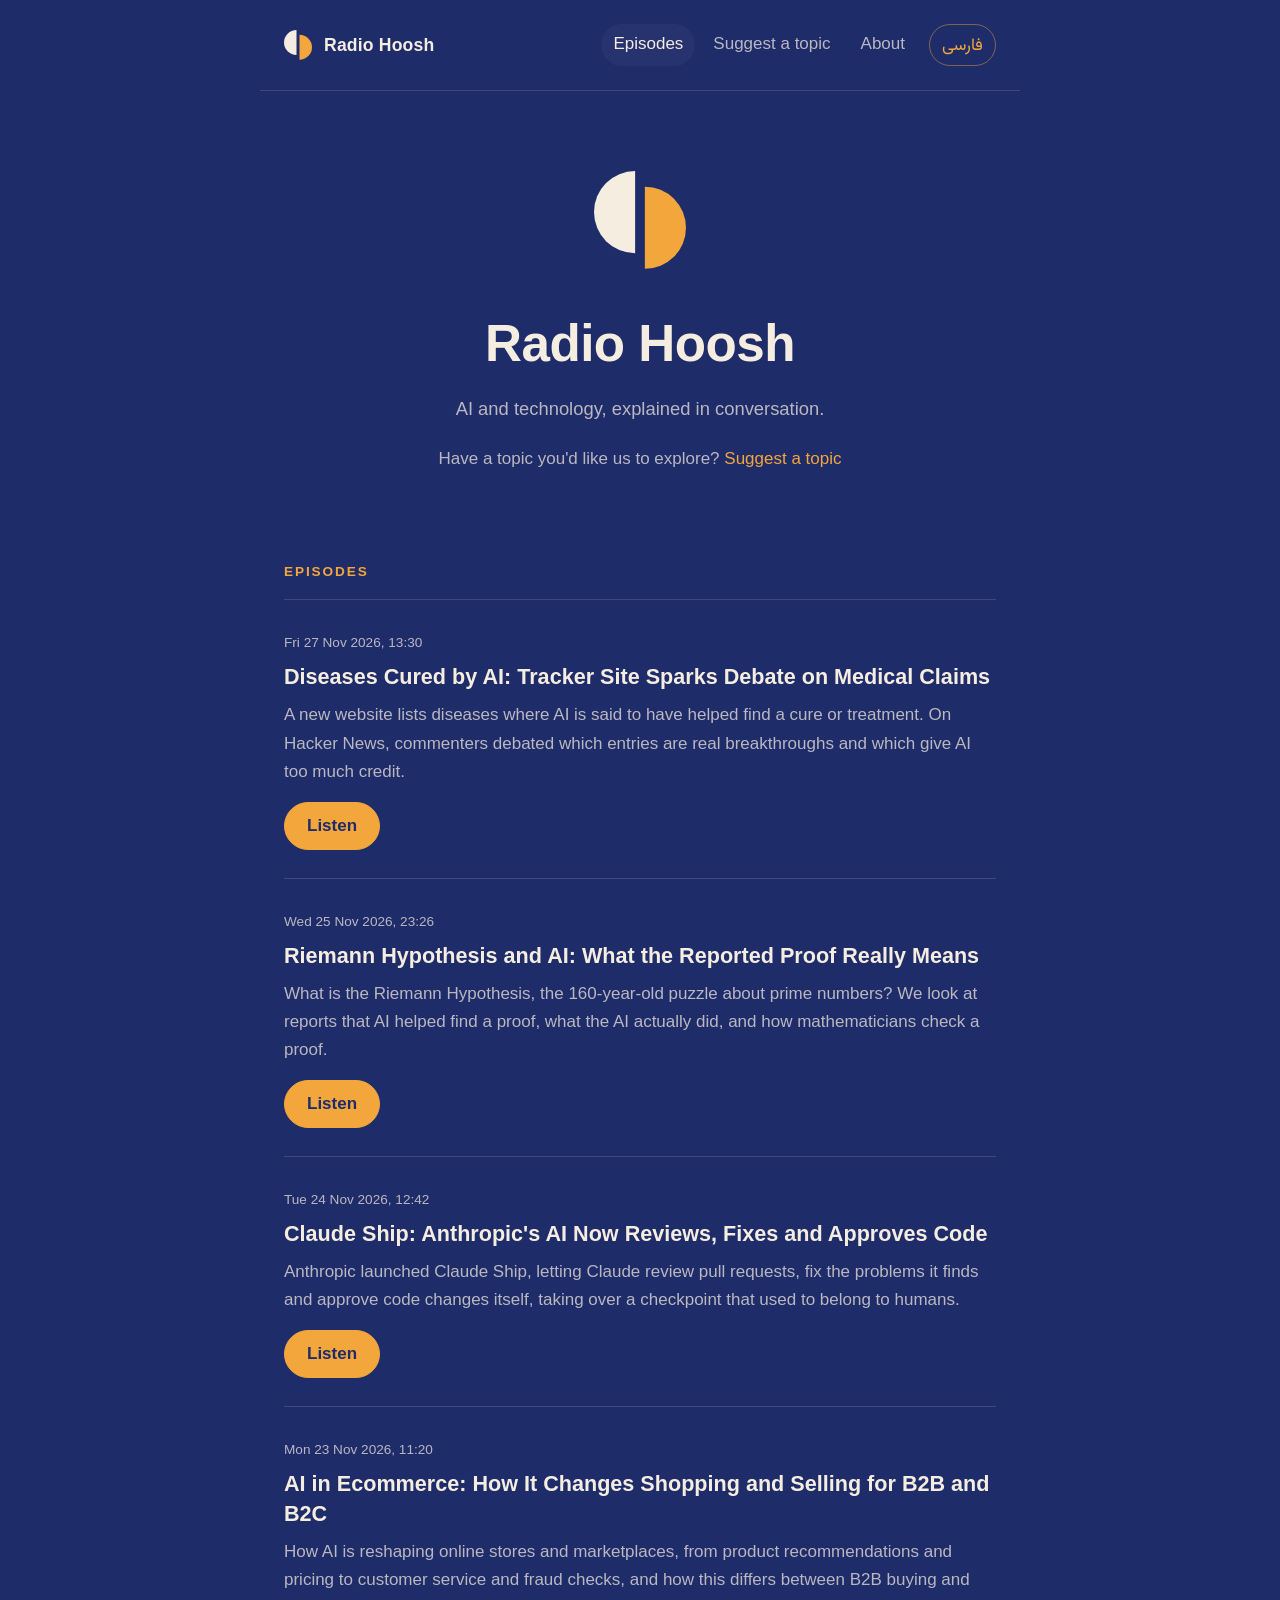
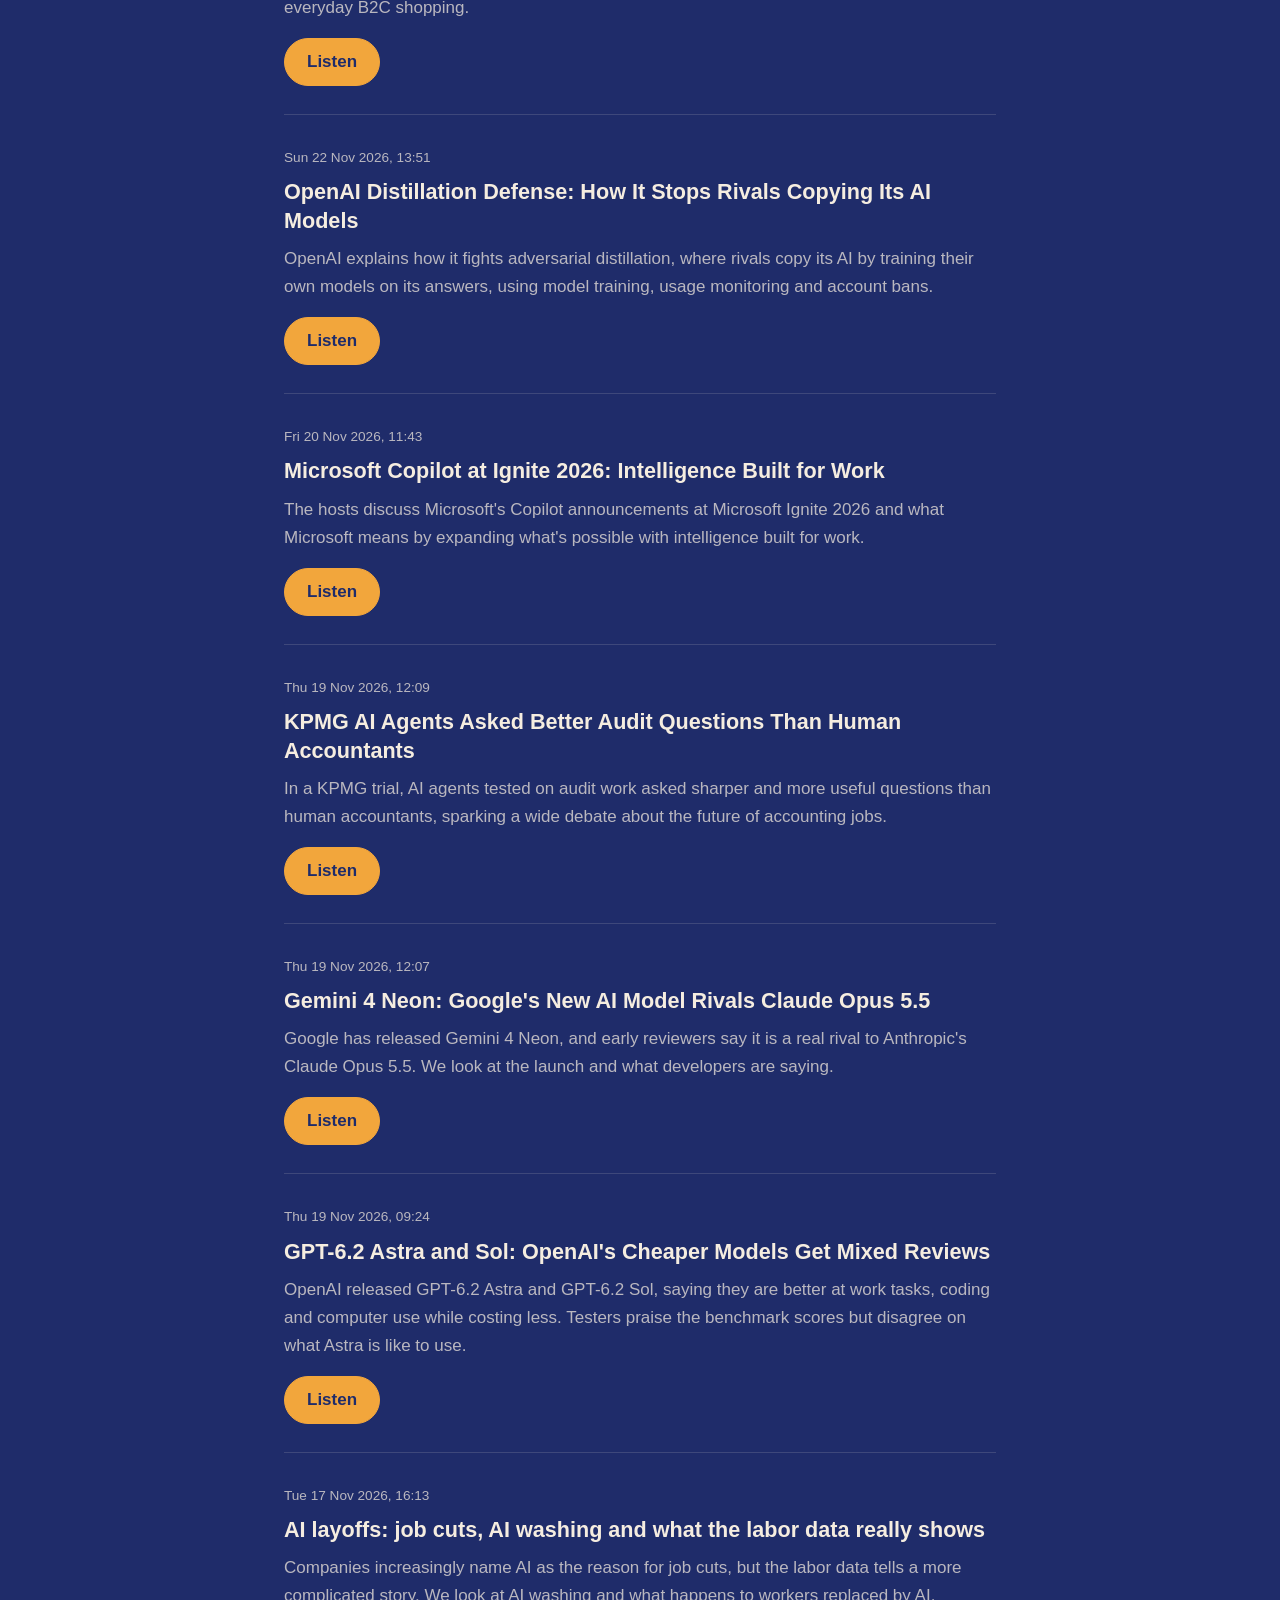
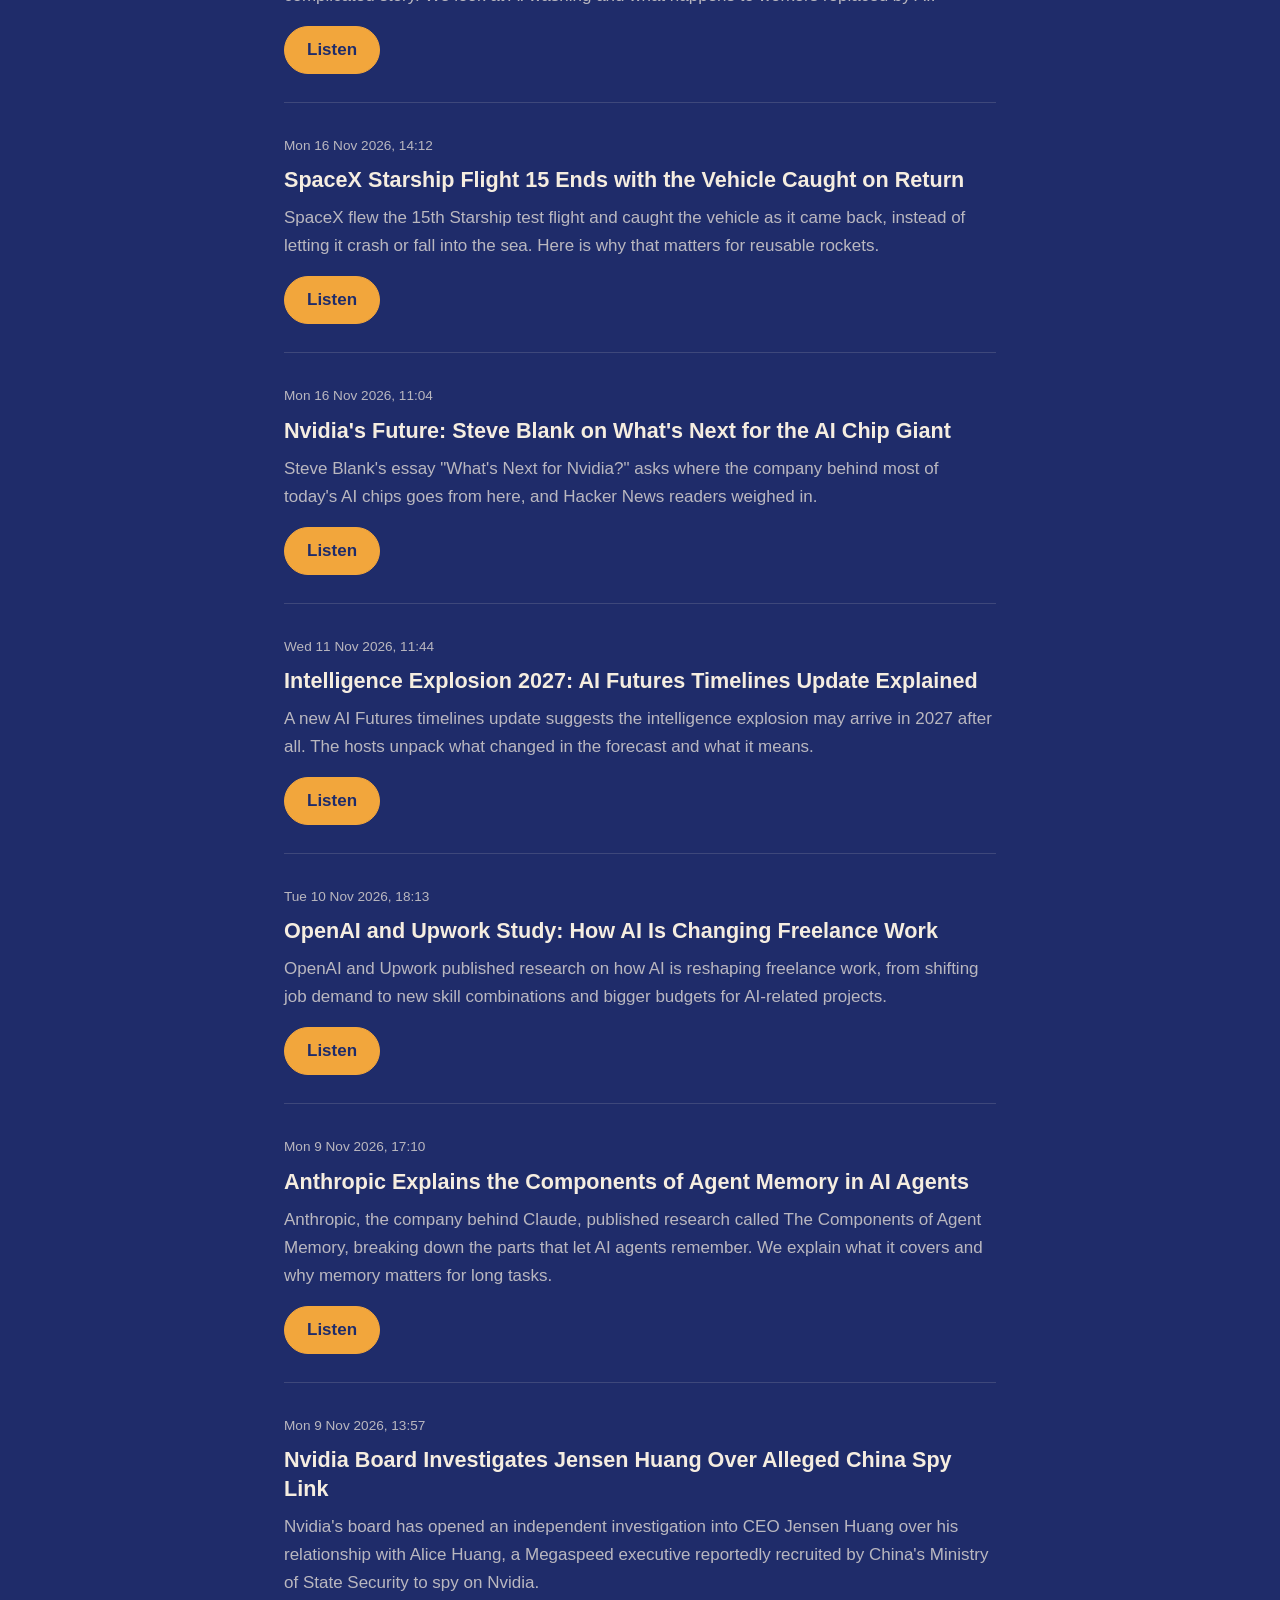
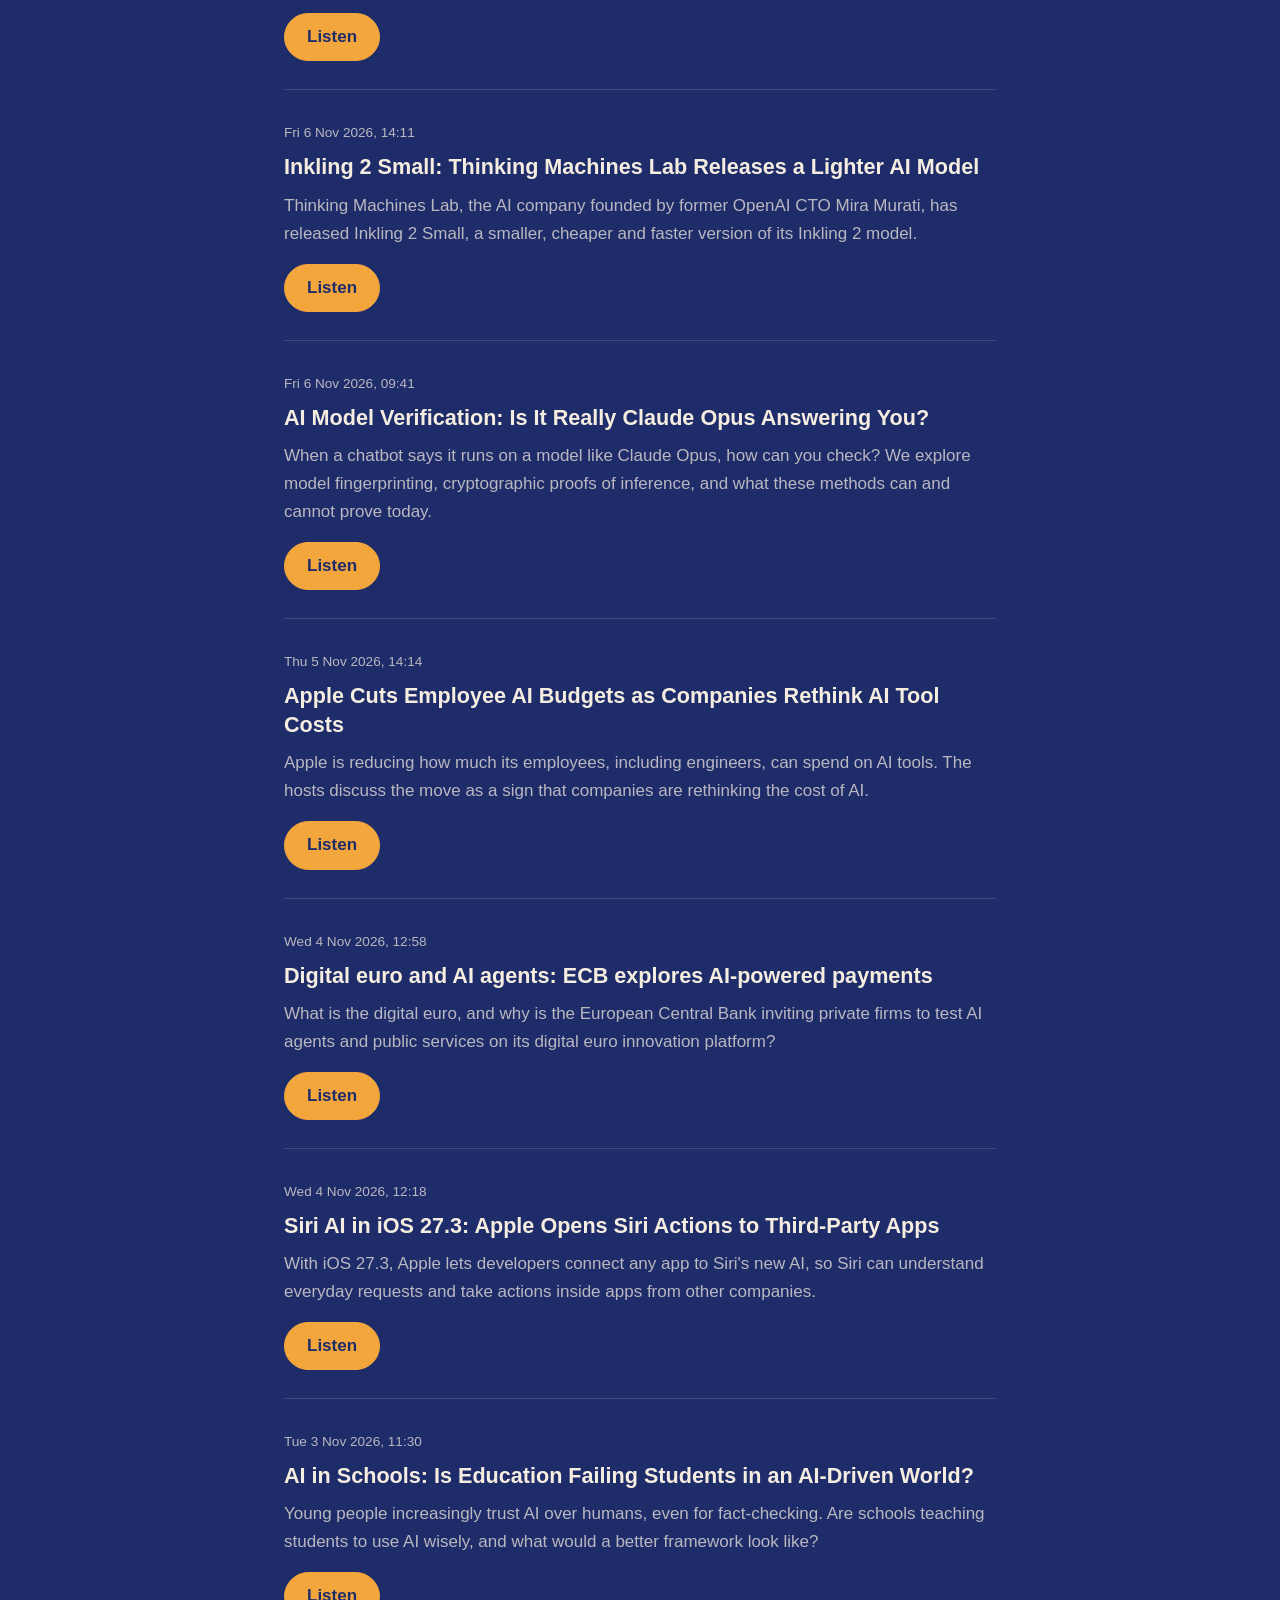
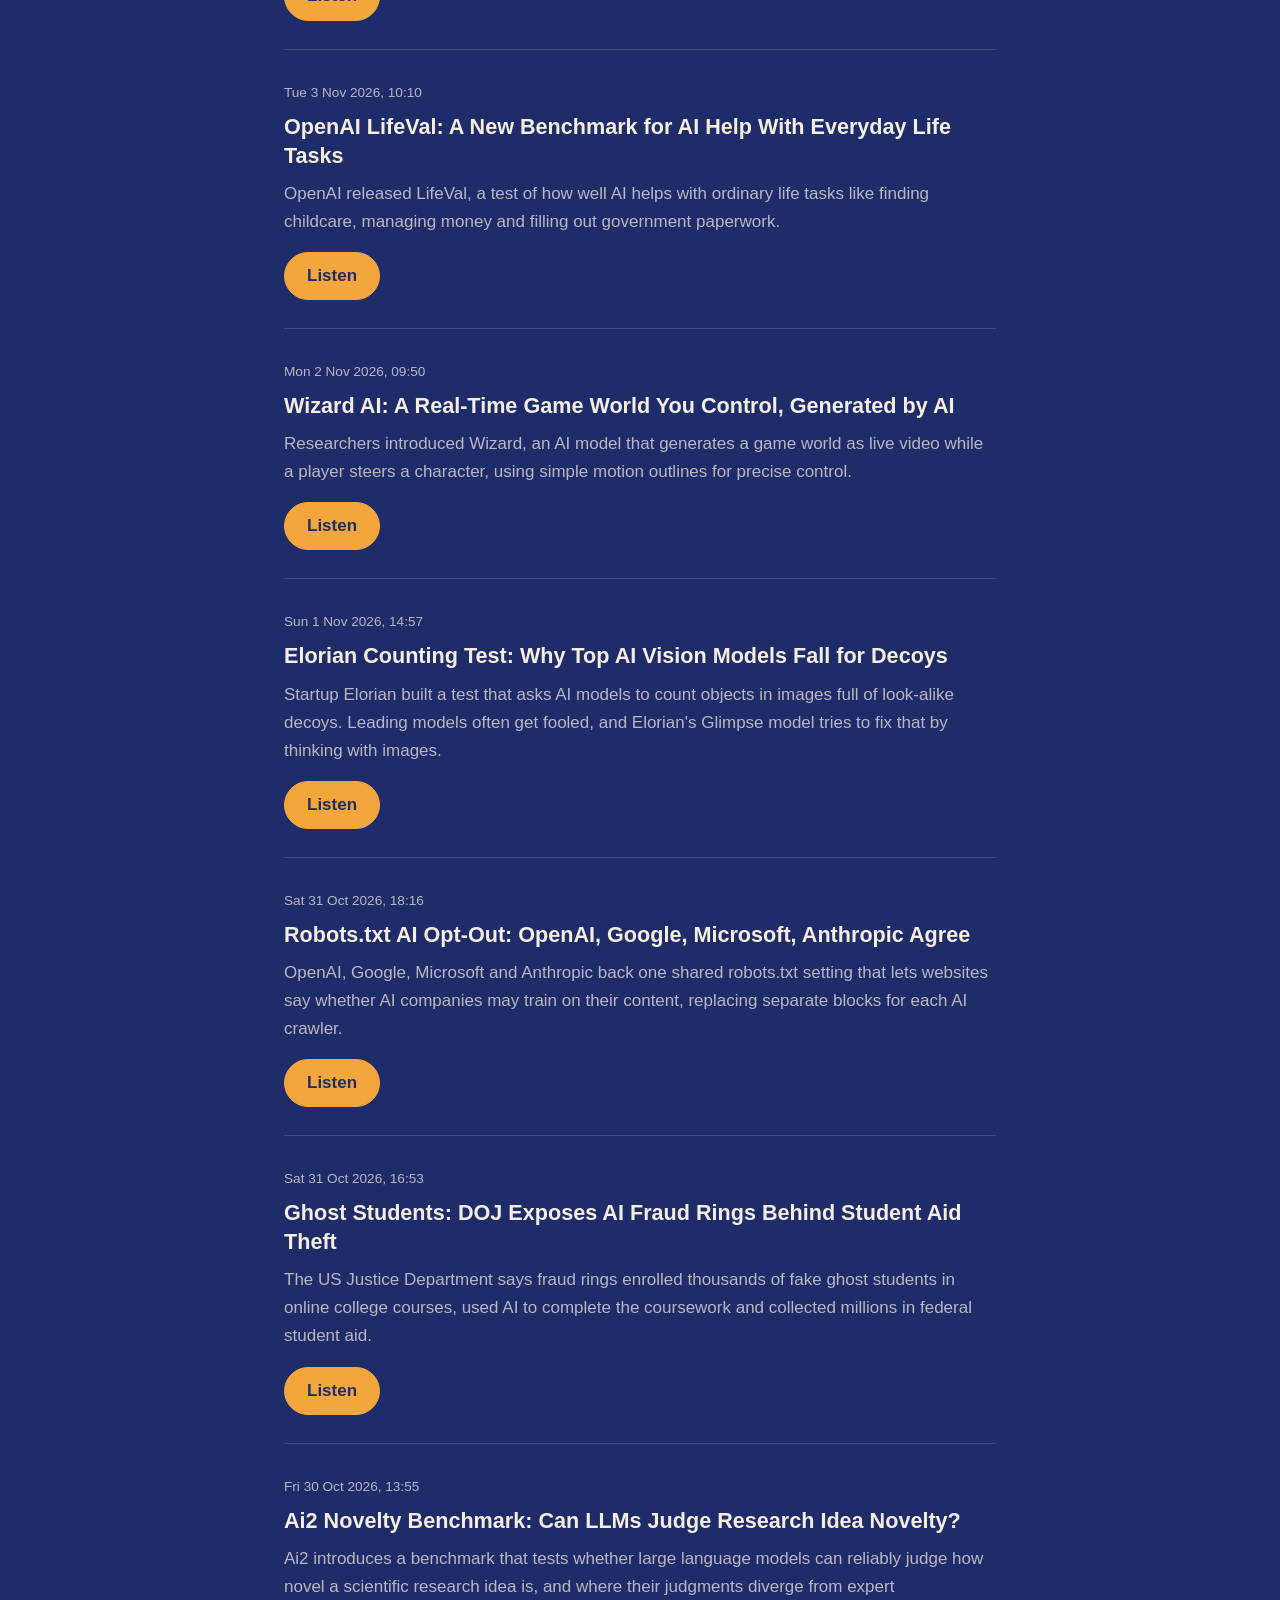
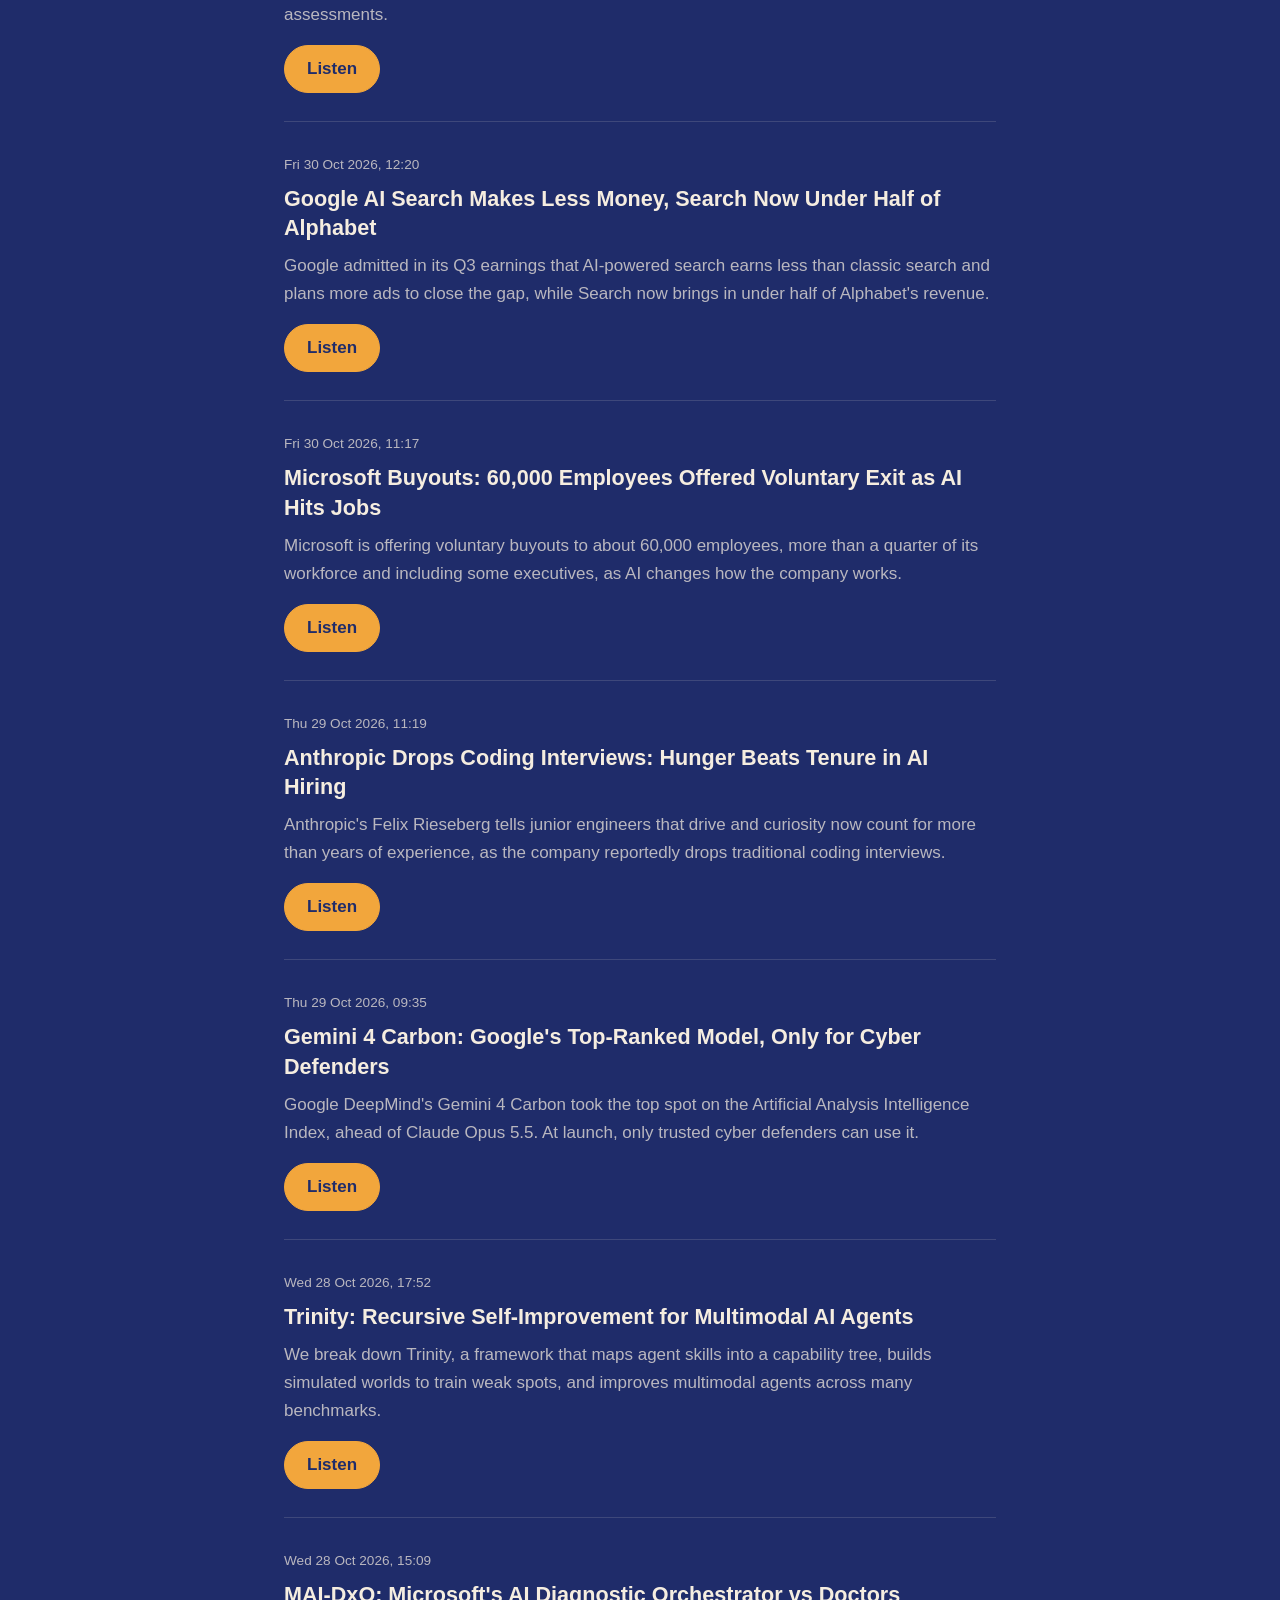
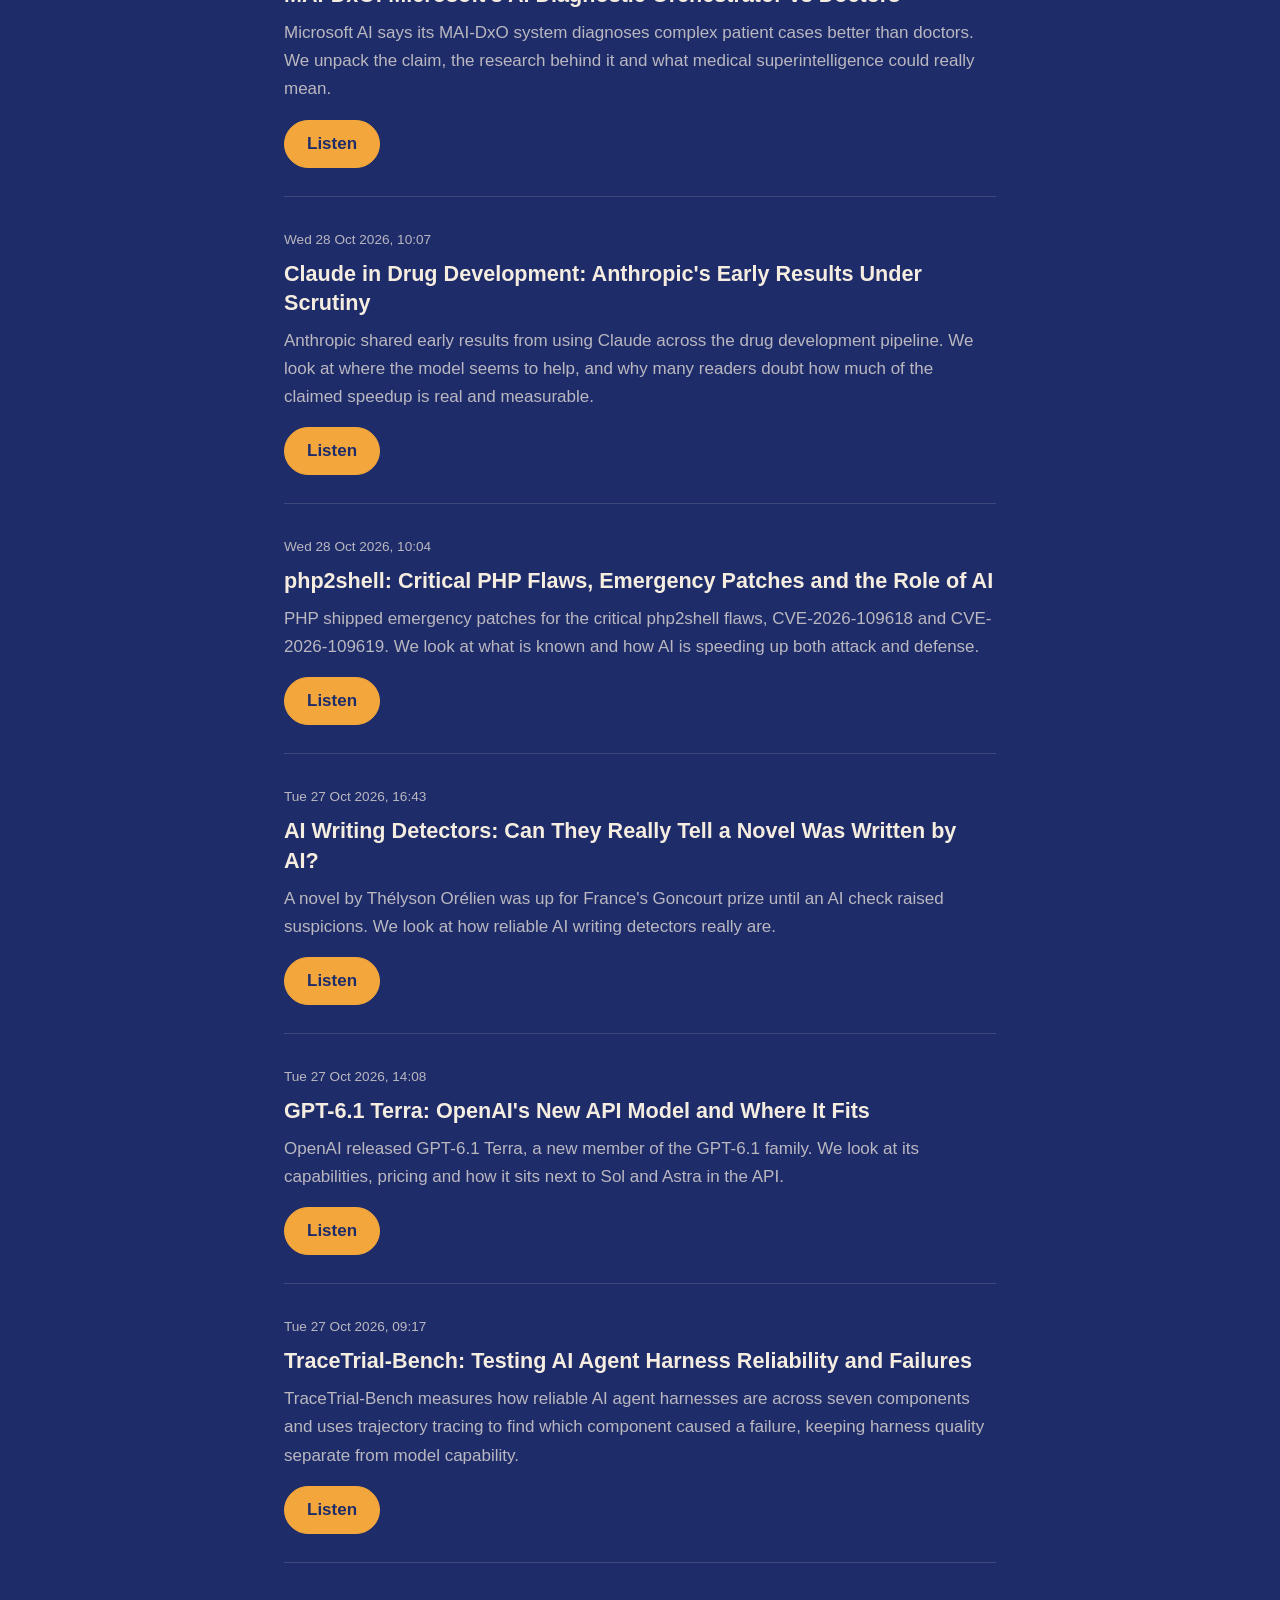
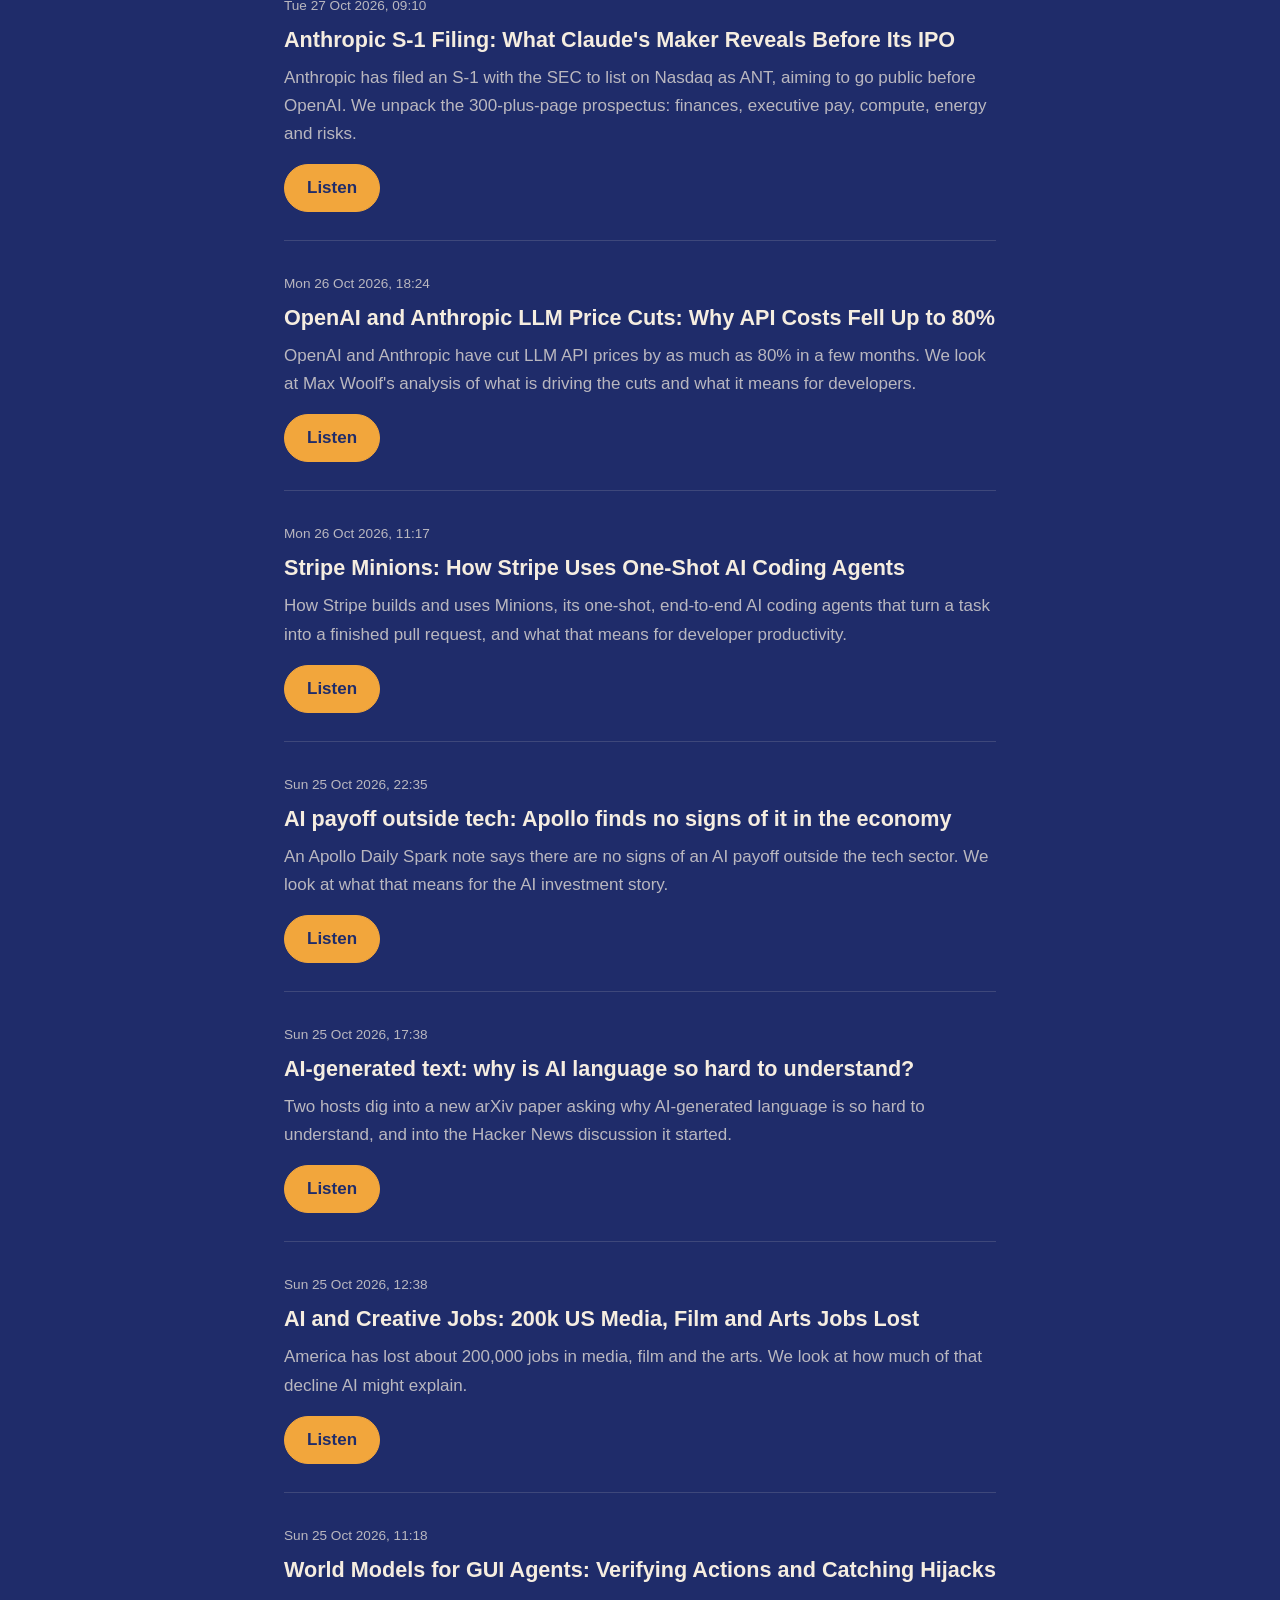
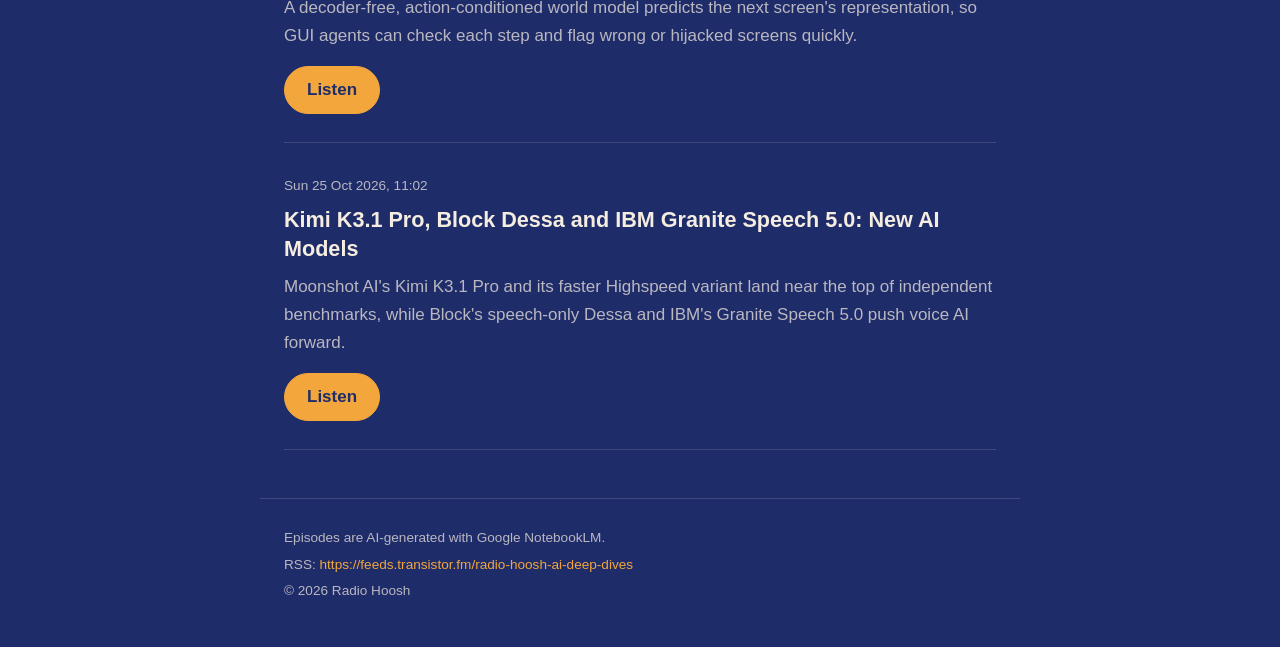
<file: index.html>
<!doctype html>
<html lang="en">
<head>
<meta charset="utf-8">
<meta name="viewport" content="width=device-width, initial-scale=1">
<meta name="color-scheme" content="dark">
<meta name="theme-color" content="#1F2C6A">
<title>Radio Hoosh · AI &amp; Tech Podcast in English and Farsi</title>
<meta name="description" content="Radio Hoosh is a daily podcast that explains artificial intelligence and technology in conversation: new AI models, research papers and tech news, in English and Farsi.">
<meta property="og:type" content="website">
<meta property="og:site_name" content="Radio Hoosh">
<meta property="og:title" content="Radio Hoosh · AI &amp; Tech Podcast in English and Farsi">
<meta property="og:description" content="Radio Hoosh is a daily podcast that explains artificial intelligence and technology in conversation: new AI models, research papers and tech news, in English and Farsi.">
<meta property="og:url" content="https://radiohoosh.com/">
<meta property="og:locale" content="en_US">
<meta name="twitter:card" content="summary_large_image">
<meta property="og:image" content="https://radiohoosh.com/share-en.png">
<meta property="og:image:width" content="1200">
<meta property="og:image:height" content="630">
<meta property="og:image:alt" content="Radio Hoosh">
<meta name="twitter:image" content="https://radiohoosh.com/share-en.png">
<link rel="canonical" href="https://radiohoosh.com/">
<link rel="alternate" hreflang="en" href="https://radiohoosh.com/">
<link rel="alternate" hreflang="fa" href="https://radiohoosh.com/fa/">
<link rel="alternate" hreflang="x-default" href="https://radiohoosh.com/">
<link rel="alternate" type="application/rss+xml" title="Radio Hoosh" href="https://feeds.transistor.fm/radio-hoosh-ai-deep-dives">
<script type="application/ld+json">{"@context":"https://schema.org","@type":"PodcastSeries","name":"Radio Hoosh","description":"AI and technology, explained in conversation.","url":"https://radiohoosh.com/","inLanguage":"en","webFeed":"https://feeds.transistor.fm/radio-hoosh-ai-deep-dives","image":"https://radiohoosh.com/share-en.png","author":{"@type":"Person","name":"Kasra Qasempour","url":"https://www.linkedin.com/in/kasraq"},"publisher":{"@type":"Person","name":"Kasra Qasempour","url":"https://www.linkedin.com/in/kasraq"},"episode":[{"@type":"PodcastEpisode","name":"Diseases Cured by AI: Tracker Site Sparks Debate on Medical Claims","description":"A new website lists diseases where AI is said to have helped find a cure or treatment. On Hacker News, commenters debated which entries are real breakthroughs and which give AI too much credit.","datePublished":"2026-11-27T13:30+01:00","url":"https://share.transistor.fm/s/e9d551da","inLanguage":"en","keywords":"Diseases Cured by AI, diseasescuredbyai, AI cures diseases, AI in medicine, AI medical breakthroughs, AI healthcare, AI drug discovery, AI treatment discovery, AI health claims, AI hype, Hacker News, artificial intelligence medicine, AI news, tech news podcast"},{"@type":"PodcastEpisode","name":"Riemann Hypothesis and AI: What the Reported Proof Really Means","description":"What is the Riemann Hypothesis, the 160-year-old puzzle about prime numbers? We look at reports that AI helped find a proof, what the AI actually did, and how mathematicians check a proof.","datePublished":"2026-11-25T23:26+01:00","url":"https://share.transistor.fm/s/fc4f4dcf","inLanguage":"en","keywords":"Riemann Hypothesis, Riemann Hypothesis proof, AI Riemann Hypothesis, Anthropic Claude math, Riemann zeta function, AI solves math problem, prime numbers explained, AI in mathematics, math proof verification, Millennium Prize problems, prime numbers encryption, AI for science, artificial intelligence news, AI podcast"},{"@type":"PodcastEpisode","name":"Claude Ship: Anthropic's AI Now Reviews, Fixes and Approves Code","description":"Anthropic launched Claude Ship, letting Claude review pull requests, fix the problems it finds and approve code changes itself, taking over a checkpoint that used to belong to humans.","datePublished":"2026-11-24T12:42+01:00","url":"https://share.transistor.fm/s/e9466482","inLanguage":"en","keywords":"Claude Ship, Anthropic Claude Ship, Claude, Anthropic, Claude code review, AI code review, AI pull request review, AI approves code, automated code review, AI coding tools, AI software development, AI accountability, AI news, tech news"},{"@type":"PodcastEpisode","name":"AI in Ecommerce: How It Changes Shopping and Selling for B2B and B2C","description":"How AI is reshaping online stores and marketplaces, from product recommendations and pricing to customer service and fraud checks, and how this differs between B2B buying and everyday B2C shopping.","datePublished":"2026-11-23T11:20+01:00","url":"https://share.transistor.fm/s/41231d46","inLanguage":"en","keywords":"AI in ecommerce, AI shopping, agentic commerce, ChatGPT Wallet, Shopify AI, BigCommerce AI, AI product recommendations, AI pricing, AI customer service, AI fraud detection, B2B ecommerce, B2C ecommerce, online shopping, artificial intelligence"},{"@type":"PodcastEpisode","name":"OpenAI Distillation Defense: How It Stops Rivals Copying Its AI Models","description":"OpenAI explains how it fights adversarial distillation, where rivals copy its AI by training their own models on its answers, using model training, usage monitoring and account bans.","datePublished":"2026-11-22T13:51+01:00","url":"https://share.transistor.fm/s/5e9913b5","inLanguage":"en","keywords":"OpenAI, OpenAI distillation, adversarial distillation, model distillation, AI model copying, knowledge distillation, ChatGPT, OpenAI API, Chinese AI labs, US China AI race, AI security, AI news, artificial intelligence, tech news"},{"@type":"PodcastEpisode","name":"Microsoft Copilot at Ignite 2026: Intelligence Built for Work","description":"The hosts discuss Microsoft's Copilot announcements at Microsoft Ignite 2026 and what Microsoft means by expanding what's possible with intelligence built for work.","datePublished":"2026-11-20T11:43+01:00","url":"https://share.transistor.fm/s/7e97229a","inLanguage":"en","keywords":"Microsoft Copilot, Copilot, Microsoft Ignite, Microsoft Ignite 2026, Ignite 2026, Copilot announcements, Microsoft 365 Copilot, Microsoft AI, AI at work, AI assistant, workplace AI, enterprise AI, generative AI, AI news, tech news"},{"@type":"PodcastEpisode","name":"KPMG AI Agents Asked Better Audit Questions Than Human Accountants","description":"In a KPMG trial, AI agents tested on audit work asked sharper and more useful questions than human accountants, sparking a wide debate about the future of accounting jobs.","datePublished":"2026-11-19T12:09+01:00","url":"https://share.transistor.fm/s/24fc7dc2","inLanguage":"en","keywords":"KPMG AI, KPMG AI agents, AI agents audit, AI in auditing, AI vs accountants, AI in accounting, Big Four AI, future of accounting jobs, will AI replace accountants, AI audit trial, AI agents, financial audit, AI and jobs, AI news, artificial intelligence"},{"@type":"PodcastEpisode","name":"Gemini 4 Neon: Google's New AI Model Rivals Claude Opus 5.5","description":"Google has released Gemini 4 Neon, and early reviewers say it is a real rival to Anthropic's Claude Opus 5.5. We look at the launch and what developers are saying.","datePublished":"2026-11-19T12:07+01:00","url":"https://share.transistor.fm/s/3942fe56","inLanguage":"en","keywords":"Gemini 4 Neon, Gemini 4, Google Gemini, Claude Opus 5.5, Gemini vs Claude, Anthropic Claude, Google DeepMind, new Google AI model, best AI model 2026, AI model comparison, OpenAI vs Google vs Anthropic, large language models, AI news, artificial intelligence"},{"@type":"PodcastEpisode","name":"GPT-6.2 Astra and Sol: OpenAI's Cheaper Models Get Mixed Reviews","description":"OpenAI released GPT-6.2 Astra and GPT-6.2 Sol, saying they are better at work tasks, coding and computer use while costing less. Testers praise the benchmark scores but disagree on what Astra is like to use.","datePublished":"2026-11-19T09:24+01:00","url":"https://share.transistor.fm/s/49377a06","inLanguage":"en","keywords":"GPT-6.2, GPT-6.2 Astra, GPT-6.2 Sol, OpenAI, OpenAI new model, ChatGPT, GPT-6.2 review, AI coding models, AI computer use, AI model pricing, AI benchmarks, large language models, AI news, artificial intelligence"},{"@type":"PodcastEpisode","name":"AI layoffs: job cuts, AI washing and what the labor data really shows","description":"Companies increasingly name AI as the reason for job cuts, but the labor data tells a more complicated story. We look at AI washing and what happens to workers replaced by AI.","datePublished":"2026-11-17T16:13+01:00","url":"https://share.transistor.fm/s/01f114da","inLanguage":"en","keywords":"AI layoffs, AI job cuts, AI washing, AI washing layoffs, AI replacing jobs, AI and jobs, AI and the workforce, layoffs 2026, workers replaced by AI, future of work, labor market data, AI impact on employment, automation and jobs, artificial intelligence news, tech news podcast"},{"@type":"PodcastEpisode","name":"SpaceX Starship Flight 15 Ends with the Vehicle Caught on Return","description":"SpaceX flew the 15th Starship test flight and caught the vehicle as it came back, instead of letting it crash or fall into the sea. Here is why that matters for reusable rockets.","datePublished":"2026-11-16T14:12+01:00","url":"https://share.transistor.fm/s/b3fdf53a","inLanguage":"en","keywords":"SpaceX Starship, Starship Flight 15, Starship catch, SpaceX rocket catch, Starship test flight, SpaceX, Starship, reusable rocket, rocket reusability, cost of space launch, Moon and Mars missions, satellite launches, space technology news, spaceflight, tech news podcast"},{"@type":"PodcastEpisode","name":"Nvidia's Future: Steve Blank on What's Next for the AI Chip Giant","description":"Steve Blank's essay \"What's Next for Nvidia?\" asks where the company behind most of today's AI chips goes from here, and Hacker News readers weighed in.","datePublished":"2026-11-16T11:04+01:00","url":"https://share.transistor.fm/s/5c165092","inLanguage":"en","keywords":"Nvidia, Steve Blank, What's Next for Nvidia, Nvidia future, Nvidia AI chips, Nvidia GPU, Steve Blank essay, Hacker News, AI chips, AI hardware, semiconductors, AI industry, tech investing, AI news, tech podcast"},{"@type":"PodcastEpisode","name":"Intelligence Explosion 2027: AI Futures Timelines Update Explained","description":"A new AI Futures timelines update suggests the intelligence explosion may arrive in 2027 after all. The hosts unpack what changed in the forecast and what it means.","datePublished":"2026-11-11T11:44+01:00","url":"https://share.transistor.fm/s/edd3e2bf","inLanguage":"en","keywords":"AI Futures Project, AI 2027, intelligence explosion, intelligence explosion 2027, AI timelines, AI timelines update, AI forecasting, AGI timeline, superintelligence, when will AGI arrive, AI safety, future of AI, AI predictions, artificial intelligence news, AI podcast"},{"@type":"PodcastEpisode","name":"OpenAI and Upwork Study: How AI Is Changing Freelance Work","description":"OpenAI and Upwork published research on how AI is reshaping freelance work, from shifting job demand to new skill combinations and bigger budgets for AI-related projects.","datePublished":"2026-11-10T18:13+01:00","url":"https://share.transistor.fm/s/1ffb6df9","inLanguage":"en","keywords":"OpenAI, Upwork, OpenAI Upwork study, AI freelance work, AI and freelancers, freelancing with AI, AI impact on jobs, future of work, AI skills in demand, gig economy AI, AI and employment, AI research, AI news, artificial intelligence"},{"@type":"PodcastEpisode","name":"Anthropic Explains the Components of Agent Memory in AI Agents","description":"Anthropic, the company behind Claude, published research called The Components of Agent Memory, breaking down the parts that let AI agents remember. We explain what it covers and why memory matters for long tasks.","datePublished":"2026-11-09T17:10+01:00","url":"https://share.transistor.fm/s/3c0c7aa5","inLanguage":"en","keywords":"Anthropic, Claude, Components of Agent Memory, agent memory, AI agent memory, Anthropic research, Claude agents, AI agents, agentic AI, LLM memory, AI memory, Hacker News, AI news, artificial intelligence"},{"@type":"PodcastEpisode","name":"Nvidia Board Investigates Jensen Huang Over Alleged China Spy Link","description":"Nvidia's board has opened an independent investigation into CEO Jensen Huang over his relationship with Alice Huang, a Megaspeed executive reportedly recruited by China's Ministry of State Security to spy on Nvidia.","datePublished":"2026-11-09T13:57+01:00","url":"https://share.transistor.fm/s/d469b27f","inLanguage":"en","keywords":"Nvidia, Jensen Huang, Jensen Huang investigation, Nvidia board investigation, Alice Huang, Megaspeed, Ministry of State Security, China spy Nvidia, Nvidia CEO, Nvidia espionage, AI chips, Nvidia stock news, AI news, tech news"},{"@type":"PodcastEpisode","name":"Inkling 2 Small: Thinking Machines Lab Releases a Lighter AI Model","description":"Thinking Machines Lab, the AI company founded by former OpenAI CTO Mira Murati, has released Inkling 2 Small, a smaller, cheaper and faster version of its Inkling 2 model.","datePublished":"2026-11-06T14:11+01:00","url":"https://share.transistor.fm/s/0cb4d81e","inLanguage":"en","keywords":"Inkling 2 Small, Inkling 2, Thinking Machines Lab, Thinking Machines, Mira Murati, Mira Murati AI model, small language model, lightweight AI model, affordable AI models, new AI model release, AI startups, AI for developers, AI news, artificial intelligence"},{"@type":"PodcastEpisode","name":"AI Model Verification: Is It Really Claude Opus Answering You?","description":"When a chatbot says it runs on a model like Claude Opus, how can you check? We explore model fingerprinting, cryptographic proofs of inference, and what these methods can and cannot prove today.","datePublished":"2026-11-06T09:41+01:00","url":"https://share.transistor.fm/s/c0f9e3d4","inLanguage":"en","keywords":"Claude Opus, Anthropic, AI model verification, verify which AI model, model fingerprinting, LLM fingerprinting, provable inference, cryptographic proof AI model, verifiable AI inference, model substitution, LLM API trust, AI transparency, AI security, large language models, AI news"},{"@type":"PodcastEpisode","name":"Apple Cuts Employee AI Budgets as Companies Rethink AI Tool Costs","description":"Apple is reducing how much its employees, including engineers, can spend on AI tools. The hosts discuss the move as a sign that companies are rethinking the cost of AI.","datePublished":"2026-11-05T14:14+01:00","url":"https://share.transistor.fm/s/f48868cc","inLanguage":"en","keywords":"Apple, Apple AI budget, Apple employee AI spending, Apple engineers AI tools, Apple cost cutting, AI spending limits, cost of AI tools, enterprise AI costs, AI coding tools, AI in the workplace, tech industry news, AI news, artificial intelligence"},{"@type":"PodcastEpisode","name":"Digital euro and AI agents: ECB explores AI-powered payments","description":"What is the digital euro, and why is the European Central Bank inviting private firms to test AI agents and public services on its digital euro innovation platform?","datePublished":"2026-11-04T12:58+01:00","url":"https://share.transistor.fm/s/5e74e53f","inLanguage":"en","keywords":"digital euro, ECB digital euro, European Central Bank, digital euro AI agents, digital euro innovation platform, AI agents payments, agentic payments, AI-powered payments, central bank digital currency, CBDC, euro CBDC, fintech Europe, future of payments, AI in finance, AI news"},{"@type":"PodcastEpisode","name":"Siri AI in iOS 27.3: Apple Opens Siri Actions to Third-Party Apps","description":"With iOS 27.3, Apple lets developers connect any app to Siri's new AI, so Siri can understand everyday requests and take actions inside apps from other companies.","datePublished":"2026-11-04T12:18+01:00","url":"https://share.transistor.fm/s/90a7694c","inLanguage":"en","keywords":"Siri AI, iOS 27.3, Apple Siri third-party apps, Siri app actions, Apple Intelligence, new Siri update, Siri for developers, Apple AI assistant, iPhone AI features, AI agents on iPhone, Apple developer news, AI assistant apps, AI news, tech news podcast"},{"@type":"PodcastEpisode","name":"AI in Schools: Is Education Failing Students in an AI-Driven World?","description":"Young people increasingly trust AI over humans, even for fact-checking. Are schools teaching students to use AI wisely, and what would a better framework look like?","datePublished":"2026-11-03T11:30+01:00","url":"https://share.transistor.fm/s/862f7e58","inLanguage":"en","keywords":"AI in schools, AI in education, Seldon report AI, young people trust AI, AI fact-checking, students and AI, AI literacy, critical thinking AI, education policy UK, future of education, AI and teenagers, ChatGPT in school, media literacy, artificial intelligence"},{"@type":"PodcastEpisode","name":"OpenAI LifeVal: A New Benchmark for AI Help With Everyday Life Tasks","description":"OpenAI released LifeVal, a test of how well AI helps with ordinary life tasks like finding childcare, managing money and filling out government paperwork.","datePublished":"2026-11-03T10:10+01:00","url":"https://share.transistor.fm/s/9d9cf55c","inLanguage":"en","keywords":"LifeVal, OpenAI LifeVal, OpenAI, OpenAI benchmark, ChatGPT, AI benchmark, AI evaluation, AI for everyday life, AI personal finance, AI childcare search, AI government paperwork, chatbot usefulness, AI news, artificial intelligence"},{"@type":"PodcastEpisode","name":"Wizard AI: A Real-Time Game World You Control, Generated by AI","description":"Researchers introduced Wizard, an AI model that generates a game world as live video while a player steers a character, using simple motion outlines for precise control.","datePublished":"2026-11-02T09:50+01:00","url":"https://share.transistor.fm/s/181ee79f","inLanguage":"en","keywords":"Wizard AI, Wizard world model, AI generated game world, real-time video generation, interactive world model, playable AI world, controllable video generation, AI game engine, generative AI games, character control AI, robot training simulation, world models, AI research paper, generative video"},{"@type":"PodcastEpisode","name":"Elorian Counting Test: Why Top AI Vision Models Fall for Decoys","description":"Startup Elorian built a test that asks AI models to count objects in images full of look-alike decoys. Leading models often get fooled, and Elorian's Glimpse model tries to fix that by thinking with images.","datePublished":"2026-11-01T14:57+01:00","url":"https://share.transistor.fm/s/4bb95e52","inLanguage":"en","keywords":"Elorian, Elorian Glimpse, Glimpse AI model, AI counting test, thinking with images, AI vision benchmark, visual reasoning AI, multimodal AI models, vision language models, AI decoy test, computer vision, AI benchmarks, AI news, artificial intelligence"},{"@type":"PodcastEpisode","name":"Robots.txt AI Opt-Out: OpenAI, Google, Microsoft, Anthropic Agree","description":"OpenAI, Google, Microsoft and Anthropic back one shared robots.txt setting that lets websites say whether AI companies may train on their content, replacing separate blocks for each AI crawler.","datePublished":"2026-10-31T18:16+01:00","url":"https://share.transistor.fm/s/07da5027","inLanguage":"en","keywords":"robots.txt AI training, AI training opt-out, OpenAI robots.txt, Google AI training control, Microsoft AI training, Anthropic web crawler, block AI crawlers, AI crawler opt-out, AI training data websites, publishers vs AI companies, AI copyright lawsuits, web content AI consent, AI news, artificial intelligence"},{"@type":"PodcastEpisode","name":"Ghost Students: DOJ Exposes AI Fraud Rings Behind Student Aid Theft","description":"The US Justice Department says fraud rings enrolled thousands of fake ghost students in online college courses, used AI to complete the coursework and collected millions in federal student aid.","datePublished":"2026-10-31T16:53+01:00","url":"https://share.transistor.fm/s/904390dd","inLanguage":"en","keywords":"ghost students, ghost students AI, DOJ student aid fraud, student loan fraud, FAFSA fraud, AI fraud rings, federal student aid, online college fraud, AI cheating online courses, identity verification AI, generative AI fraud, AI in education, Department of Justice AI, AI news, tech news"},{"@type":"PodcastEpisode","name":"Ai2 Novelty Benchmark: Can LLMs Judge Research Idea Novelty?","description":"Ai2 introduces a benchmark that tests whether large language models can reliably judge how novel a scientific research idea is, and where their judgments diverge from expert assessments.","datePublished":"2026-10-30T13:55+01:00","url":"https://share.transistor.fm/s/008da8b6","inLanguage":"en","keywords":"Ai2 novelty benchmark, Allen Institute for AI, Ai2, LLM novelty assessment, research idea novelty, LLM as a judge, AI peer review, automated scientific discovery, AI research agents, AI for science, LLM benchmark, AI idea generation, large language models, AI news"},{"@type":"PodcastEpisode","name":"Google AI Search Makes Less Money, Search Now Under Half of Alphabet","description":"Google admitted in its Q3 earnings that AI-powered search earns less than classic search and plans more ads to close the gap, while Search now brings in under half of Alphabet's revenue.","datePublished":"2026-10-30T12:20+01:00","url":"https://share.transistor.fm/s/6eb79bf5","inLanguage":"en","keywords":"Google AI search, Google Q3 earnings, Alphabet earnings, Alphabet revenue, Google Search revenue, AI Overviews ads, Google ads in AI search, Google stock, Google cash flow, AI search monetization, generative AI business model, publishers and AI search, search advertising, AI news, tech news"},{"@type":"PodcastEpisode","name":"Microsoft Buyouts: 60,000 Employees Offered Voluntary Exit as AI Hits Jobs","description":"Microsoft is offering voluntary buyouts to about 60,000 employees, more than a quarter of its workforce and including some executives, as AI changes how the company works.","datePublished":"2026-10-30T11:17+01:00","url":"https://share.transistor.fm/s/843599e8","inLanguage":"en","keywords":"Microsoft buyouts, Microsoft voluntary exit offer, Microsoft layoffs, Microsoft employees, Microsoft AI, Microsoft workforce reduction, tech layoffs 2026, big tech job cuts, AI and jobs, AI replacing jobs, future of work, AI news, tech news"},{"@type":"PodcastEpisode","name":"Anthropic Drops Coding Interviews: Hunger Beats Tenure in AI Hiring","description":"Anthropic's Felix Rieseberg tells junior engineers that drive and curiosity now count for more than years of experience, as the company reportedly drops traditional coding interviews.","datePublished":"2026-10-29T11:19+01:00","url":"https://share.transistor.fm/s/c91cdac9","inLanguage":"en","keywords":"Anthropic coding interviews, Anthropic hiring, Felix Rieseberg, hunger beats tenure, Latent Space, Claude Code, coding agents, AI coding agents and jobs, junior engineers advice, software engineering interviews, tech hiring 2026, future of software engineering, AI and developer jobs, early career software engineer, AI news"},{"@type":"PodcastEpisode","name":"Gemini 4 Carbon: Google's Top-Ranked Model, Only for Cyber Defenders","description":"Google DeepMind's Gemini 4 Carbon took the top spot on the Artificial Analysis Intelligence Index, ahead of Claude Opus 5.5. At launch, only trusted cyber defenders can use it.","datePublished":"2026-10-29T09:35+01:00","url":"https://share.transistor.fm/s/39b53d3b","inLanguage":"en","keywords":"Gemini 4 Carbon, Google Gemini, Google DeepMind, Gemini 4, Claude Opus 5.5, Artificial Analysis Intelligence Index, frontier AI model, AI benchmark leaderboard, AI cybersecurity, cyber defenders AI access, agentic AI, AI coding model, AI safety, AI news"},{"@type":"PodcastEpisode","name":"Trinity: Recursive Self-Improvement for Multimodal AI Agents","description":"We break down Trinity, a framework that maps agent skills into a capability tree, builds simulated worlds to train weak spots, and improves multimodal agents across many benchmarks.","datePublished":"2026-10-28T17:52+01:00","url":"https://share.transistor.fm/s/92bb01a9","inLanguage":"en","keywords":"Trinity AI framework, Trinity recursive self-improvement, recursive self-improvement, self-improving AI agents, multimodal agents, capability tree, simulated training environments, synthetic training data, AI agent benchmarks, Hugging Face papers, AI research paper explained, AI agents, machine learning, AI news"},{"@type":"PodcastEpisode","name":"MAI-DxO: Microsoft's AI Diagnostic Orchestrator vs Doctors","description":"Microsoft AI says its MAI-DxO system diagnoses complex patient cases better than doctors. We unpack the claim, the research behind it and what medical superintelligence could really mean.","datePublished":"2026-10-28T15:09+01:00","url":"https://share.transistor.fm/s/6afead3a","inLanguage":"en","keywords":"MAI-DxO, Microsoft AI Diagnostic Orchestrator, Microsoft AI, medical superintelligence, Microsoft AI diagnosis, AI vs doctors, sequential diagnosis, AI medical diagnosis, AI in healthcare, language models in medicine, clinical AI, health tech, artificial intelligence news"},{"@type":"PodcastEpisode","name":"Claude in Drug Development: Anthropic's Early Results Under Scrutiny","description":"Anthropic shared early results from using Claude across the drug development pipeline. We look at where the model seems to help, and why many readers doubt how much of the claimed speedup is real and measurable.","datePublished":"2026-10-28T10:07+01:00","url":"https://share.transistor.fm/s/caea6f88","inLanguage":"en","keywords":"Claude, Anthropic, Anthropic drug development, Claude drug discovery, AI drug development, AI drug discovery, LLM pharma, AI in pharmaceutical research, AI clinical development, frontier AI models, large language models, AI in healthcare, AI in biotech, artificial intelligence news"},{"@type":"PodcastEpisode","name":"php2shell: Critical PHP Flaws, Emergency Patches and the Role of AI","description":"PHP shipped emergency patches for the critical php2shell flaws, CVE-2026-109618 and CVE-2026-109619. We look at what is known and how AI is speeding up both attack and defense.","datePublished":"2026-10-28T10:04+01:00","url":"https://share.transistor.fm/s/ea5b18e2","inLanguage":"en","keywords":"php2shell, php2shell vulnerability, CVE-2026-109618, CVE-2026-109619, PHP vulnerability, PHP emergency patch, PHP security update, ChatGPT vulnerability discovery, HKCERT warning, AI in cybersecurity, AI cyber attacks, patch management, web security, cybersecurity news, AI news"},{"@type":"PodcastEpisode","name":"AI Writing Detectors: Can They Really Tell a Novel Was Written by AI?","description":"A novel by Thélyson Orélien was up for France's Goncourt prize until an AI check raised suspicions. We look at how reliable AI writing detectors really are.","datePublished":"2026-10-27T16:43+01:00","url":"https://share.transistor.fm/s/d31fa39b","inLanguage":"en","keywords":"Thélyson Orélien, Goncourt prize AI, Prix Goncourt novel scandal, AI writing detector, AI detection accuracy, how reliable are AI detectors, can AI detectors spot AI writing, AI written novel, AI generated books, plagiarism and AI, AI in publishing, AI and literature, detect AI text, generative AI, AI news podcast"},{"@type":"PodcastEpisode","name":"GPT-6.1 Terra: OpenAI's New API Model and Where It Fits","description":"OpenAI released GPT-6.1 Terra, a new member of the GPT-6.1 family. We look at its capabilities, pricing and how it sits next to Sol and Astra in the API.","datePublished":"2026-10-27T14:08+01:00","url":"https://share.transistor.fm/s/e36bc920","inLanguage":"en","keywords":"GPT-6.1 Terra, GPT-6.1, OpenAI Terra, GPT-6.1 Sol, GPT-6.1 Astra, OpenAI new model, OpenAI API, OpenAI API pricing, GPT-6.1 Terra pricing, LLM comparison, frontier AI models, open-weight models, AI news, large language models, artificial intelligence"},{"@type":"PodcastEpisode","name":"TraceTrial-Bench: Testing AI Agent Harness Reliability and Failures","description":"TraceTrial-Bench measures how reliable AI agent harnesses are across seven components and uses trajectory tracing to find which component caused a failure, keeping harness quality separate from model capability.","datePublished":"2026-10-27T09:17+01:00","url":"https://share.transistor.fm/s/549a298c","inLanguage":"en","keywords":"TraceTrial-Bench, Trial by Trace, agent harness, AI agent benchmark, agent harness reliability, failure attribution, trajectory tracing, coding agents, tool use agents, LLM agent evaluation, agent scaffolding, debugging AI agents, AI benchmarks, AI agents, artificial intelligence"},{"@type":"PodcastEpisode","name":"Anthropic S-1 Filing: What Claude's Maker Reveals Before Its IPO","description":"Anthropic has filed an S-1 with the SEC to list on Nasdaq as ANT, aiming to go public before OpenAI. We unpack the 300-plus-page prospectus: finances, executive pay, compute, energy and risks.","datePublished":"2026-10-27T09:10+01:00","url":"https://share.transistor.fm/s/b914c7c3","inLanguage":"en","keywords":"Anthropic S-1, Anthropic IPO, Anthropic prospectus, Anthropic ANT stock, Anthropic Nasdaq, Claude, Anthropic vs OpenAI, OpenAI IPO, SEC filing, AI IPO, AI company finances, AI data center energy, AI compute, frontier AI labs, AI news"},{"@type":"PodcastEpisode","name":"OpenAI and Anthropic LLM Price Cuts: Why API Costs Fell Up to 80%","description":"OpenAI and Anthropic have cut LLM API prices by as much as 80% in a few months. We look at Max Woolf's analysis of what is driving the cuts and what it means for developers.","datePublished":"2026-10-26T18:24+01:00","url":"https://share.transistor.fm/s/6765e985","inLanguage":"en","keywords":"OpenAI API pricing, Anthropic API pricing, Claude API price, Max Woolf cheap LLMs, LLM price cuts, LLM API costs, AI inference cost, open-weight models, AI agents cost, Hacker News, OpenAI vs Anthropic, large language models, AI pricing war, AI news, artificial intelligence"},{"@type":"PodcastEpisode","name":"Stripe Minions: How Stripe Uses One-Shot AI Coding Agents","description":"How Stripe builds and uses Minions, its one-shot, end-to-end AI coding agents that turn a task into a finished pull request, and what that means for developer productivity.","datePublished":"2026-10-26T11:17+01:00","url":"https://share.transistor.fm/s/6ba0e97f","inLanguage":"en","keywords":"Stripe Minions, Stripe AI, Stripe coding agents, how Stripe uses AI, one-shot coding agents, end-to-end coding agents, autonomous coding agents, AI coding agents, AI pull requests, AI software engineering, developer productivity AI, LLMOps, AI agents, AI in software development, artificial intelligence"},{"@type":"PodcastEpisode","name":"AI payoff outside tech: Apollo finds no signs of it in the economy","description":"An Apollo Daily Spark note says there are no signs of an AI payoff outside the tech sector. We look at what that means for the AI investment story.","datePublished":"2026-10-25T22:35+01:00","url":"https://share.transistor.fm/s/4e295be9","inLanguage":"en","keywords":"Apollo AI payoff, Apollo Daily Spark, AI payoff outside tech sector, AI return on investment, AI ROI, AI productivity, AI economic impact, is AI worth the investment, AI bubble, AI hype vs reality, Hacker News AI, AI adoption in business, artificial intelligence economy, tech news podcast, AI news"},{"@type":"PodcastEpisode","name":"AI-generated text: why is AI language so hard to understand?","description":"Two hosts dig into a new arXiv paper asking why AI-generated language is so hard to understand, and into the Hacker News discussion it started.","datePublished":"2026-10-25T17:38+01:00","url":"https://share.transistor.fm/s/879a63b5","inLanguage":"en","keywords":"AI-generated text, AI generated language, why is AI text hard to understand, LLM writing, large language models, AI writing readability, ChatGPT writing style, arXiv paper AI language, Hacker News AI, AI text comprehension, machine-generated text, natural language processing, AI research podcast, artificial intelligence news"},{"@type":"PodcastEpisode","name":"AI and Creative Jobs: 200k US Media, Film and Arts Jobs Lost","description":"America has lost about 200,000 jobs in media, film and the arts. We look at how much of that decline AI might explain.","datePublished":"2026-10-25T12:38+01:00","url":"https://share.transistor.fm/s/71eabb63","inLanguage":"en","keywords":"AI creative jobs, AI job losses, AI and the creative class, Apricitas Economics, media jobs decline, film industry jobs, arts jobs America, generative AI jobs, AI replacing artists, AI unemployment, creative industry layoffs, future of work AI, Hacker News, AI economy, artificial intelligence"},{"@type":"PodcastEpisode","name":"World Models for GUI Agents: Verifying Actions and Catching Hijacks","description":"A decoder-free, action-conditioned world model predicts the next screen's representation, so GUI agents can check each step and flag wrong or hijacked screens quickly.","datePublished":"2026-10-25T11:18+01:00","url":"https://share.transistor.fm/s/a6a03c35","inLanguage":"en","keywords":"world models, action-conditioned world model, GUI agents, computer-use agents, AI agent verification, screen hijacking attack, AI agent security, decoder-free world model, agent reliability, UI automation AI, AI agents clicking interfaces, AI research paper explained, AI safety, machine learning"},{"@type":"PodcastEpisode","name":"Kimi K3.1 Pro, Block Dessa and IBM Granite Speech 5.0: New AI Models","description":"Moonshot AI's Kimi K3.1 Pro and its faster Highspeed variant land near the top of independent benchmarks, while Block's speech-only Dessa and IBM's Granite Speech 5.0 push voice AI forward.","datePublished":"2026-10-25T11:02+01:00","url":"https://share.transistor.fm/s/b3b04215","inLanguage":"en","keywords":"Kimi K3.1 Pro, Moonshot AI, Kimi K3.1 Pro Highspeed, Block Dessa, IBM Granite Speech 5.0, Granite Speech, Chinese open AI models, open weight models, AI coding models, speech native AI, speech to text model, voice AI, AI benchmarks, AI news"}]}</script>
<link rel="icon" href="favicon.svg" type="image/svg+xml">
<link rel="stylesheet" href="site.css">
</head>
<body>
<header class="top">
<a class="brand" href="./"><svg class="mark" viewBox="-1 0 94 100" width="47" height="50" aria-hidden="true" focusable="false"><path d="M41 0A42 42 0 0 0 41 84Z" fill="#F5EDE0"/><path d="M51 16A42 42 0 0 1 51 100Z" fill="#F2A63C"/></svg><span>Radio Hoosh</span></a>
<nav><a href="./" aria-current="page">Episodes</a><a href="suggest.html">Suggest a topic</a><a href="about.html">About</a><a class="switch" href="fa/" lang="fa" hreflang="fa">فارسی</a></nav>
</header>
<main>
<section class="hero"><svg class="mark" viewBox="-1 0 94 100" width="47" height="50" aria-hidden="true" focusable="false"><path d="M41 0A42 42 0 0 0 41 84Z" fill="#F5EDE0"/><path d="M51 16A42 42 0 0 1 51 100Z" fill="#F2A63C"/></svg><h1>Radio Hoosh</h1><p class="tagline">AI and technology, explained in conversation.</p><p class="cta">Have a topic you&#x27;d like us to explore? <a href="suggest.html">Suggest a topic</a></p></section><section class="episodes" id="episodes"><h2>Episodes</h2><article class="episode"><time datetime="2026-11-27T13:30+01:00" dir="ltr">Fri 27 Nov 2026, 13:30</time><h3>Diseases Cured by AI: Tracker Site Sparks Debate on Medical Claims</h3><p>A new website lists diseases where AI is said to have helped find a cure or treatment. On Hacker News, commenters debated which entries are real breakthroughs and which give AI too much credit.</p><div class="actions"><a class="btn" href="https://share.transistor.fm/s/e9d551da" target="_blank" rel="noopener noreferrer">Listen</a></div></article><article class="episode"><time datetime="2026-11-25T23:26+01:00" dir="ltr">Wed 25 Nov 2026, 23:26</time><h3>Riemann Hypothesis and AI: What the Reported Proof Really Means</h3><p>What is the Riemann Hypothesis, the 160-year-old puzzle about prime numbers? We look at reports that AI helped find a proof, what the AI actually did, and how mathematicians check a proof.</p><div class="actions"><a class="btn" href="https://share.transistor.fm/s/fc4f4dcf" target="_blank" rel="noopener noreferrer">Listen</a></div></article><article class="episode"><time datetime="2026-11-24T12:42+01:00" dir="ltr">Tue 24 Nov 2026, 12:42</time><h3>Claude Ship: Anthropic&#x27;s AI Now Reviews, Fixes and Approves Code</h3><p>Anthropic launched Claude Ship, letting Claude review pull requests, fix the problems it finds and approve code changes itself, taking over a checkpoint that used to belong to humans.</p><div class="actions"><a class="btn" href="https://share.transistor.fm/s/e9466482" target="_blank" rel="noopener noreferrer">Listen</a></div></article><article class="episode"><time datetime="2026-11-23T11:20+01:00" dir="ltr">Mon 23 Nov 2026, 11:20</time><h3>AI in Ecommerce: How It Changes Shopping and Selling for B2B and B2C</h3><p>How AI is reshaping online stores and marketplaces, from product recommendations and pricing to customer service and fraud checks, and how this differs between B2B buying and everyday B2C shopping.</p><div class="actions"><a class="btn" href="https://share.transistor.fm/s/41231d46" target="_blank" rel="noopener noreferrer">Listen</a></div></article><article class="episode"><time datetime="2026-11-22T13:51+01:00" dir="ltr">Sun 22 Nov 2026, 13:51</time><h3>OpenAI Distillation Defense: How It Stops Rivals Copying Its AI Models</h3><p>OpenAI explains how it fights adversarial distillation, where rivals copy its AI by training their own models on its answers, using model training, usage monitoring and account bans.</p><div class="actions"><a class="btn" href="https://share.transistor.fm/s/5e9913b5" target="_blank" rel="noopener noreferrer">Listen</a></div></article><article class="episode"><time datetime="2026-11-20T11:43+01:00" dir="ltr">Fri 20 Nov 2026, 11:43</time><h3>Microsoft Copilot at Ignite 2026: Intelligence Built for Work</h3><p>The hosts discuss Microsoft&#x27;s Copilot announcements at Microsoft Ignite 2026 and what Microsoft means by expanding what&#x27;s possible with intelligence built for work.</p><div class="actions"><a class="btn" href="https://share.transistor.fm/s/7e97229a" target="_blank" rel="noopener noreferrer">Listen</a></div></article><article class="episode"><time datetime="2026-11-19T12:09+01:00" dir="ltr">Thu 19 Nov 2026, 12:09</time><h3>KPMG AI Agents Asked Better Audit Questions Than Human Accountants</h3><p>In a KPMG trial, AI agents tested on audit work asked sharper and more useful questions than human accountants, sparking a wide debate about the future of accounting jobs.</p><div class="actions"><a class="btn" href="https://share.transistor.fm/s/24fc7dc2" target="_blank" rel="noopener noreferrer">Listen</a></div></article><article class="episode"><time datetime="2026-11-19T12:07+01:00" dir="ltr">Thu 19 Nov 2026, 12:07</time><h3>Gemini 4 Neon: Google&#x27;s New AI Model Rivals Claude Opus 5.5</h3><p>Google has released Gemini 4 Neon, and early reviewers say it is a real rival to Anthropic&#x27;s Claude Opus 5.5. We look at the launch and what developers are saying.</p><div class="actions"><a class="btn" href="https://share.transistor.fm/s/3942fe56" target="_blank" rel="noopener noreferrer">Listen</a></div></article><article class="episode"><time datetime="2026-11-19T09:24+01:00" dir="ltr">Thu 19 Nov 2026, 09:24</time><h3>GPT-6.2 Astra and Sol: OpenAI&#x27;s Cheaper Models Get Mixed Reviews</h3><p>OpenAI released GPT-6.2 Astra and GPT-6.2 Sol, saying they are better at work tasks, coding and computer use while costing less. Testers praise the benchmark scores but disagree on what Astra is like to use.</p><div class="actions"><a class="btn" href="https://share.transistor.fm/s/49377a06" target="_blank" rel="noopener noreferrer">Listen</a></div></article><article class="episode"><time datetime="2026-11-17T16:13+01:00" dir="ltr">Tue 17 Nov 2026, 16:13</time><h3>AI layoffs: job cuts, AI washing and what the labor data really shows</h3><p>Companies increasingly name AI as the reason for job cuts, but the labor data tells a more complicated story. We look at AI washing and what happens to workers replaced by AI.</p><div class="actions"><a class="btn" href="https://share.transistor.fm/s/01f114da" target="_blank" rel="noopener noreferrer">Listen</a></div></article><article class="episode"><time datetime="2026-11-16T14:12+01:00" dir="ltr">Mon 16 Nov 2026, 14:12</time><h3>SpaceX Starship Flight 15 Ends with the Vehicle Caught on Return</h3><p>SpaceX flew the 15th Starship test flight and caught the vehicle as it came back, instead of letting it crash or fall into the sea. Here is why that matters for reusable rockets.</p><div class="actions"><a class="btn" href="https://share.transistor.fm/s/b3fdf53a" target="_blank" rel="noopener noreferrer">Listen</a></div></article><article class="episode"><time datetime="2026-11-16T11:04+01:00" dir="ltr">Mon 16 Nov 2026, 11:04</time><h3>Nvidia&#x27;s Future: Steve Blank on What&#x27;s Next for the AI Chip Giant</h3><p>Steve Blank&#x27;s essay &quot;What&#x27;s Next for Nvidia?&quot; asks where the company behind most of today&#x27;s AI chips goes from here, and Hacker News readers weighed in.</p><div class="actions"><a class="btn" href="https://share.transistor.fm/s/5c165092" target="_blank" rel="noopener noreferrer">Listen</a></div></article><article class="episode"><time datetime="2026-11-11T11:44+01:00" dir="ltr">Wed 11 Nov 2026, 11:44</time><h3>Intelligence Explosion 2027: AI Futures Timelines Update Explained</h3><p>A new AI Futures timelines update suggests the intelligence explosion may arrive in 2027 after all. The hosts unpack what changed in the forecast and what it means.</p><div class="actions"><a class="btn" href="https://share.transistor.fm/s/edd3e2bf" target="_blank" rel="noopener noreferrer">Listen</a></div></article><article class="episode"><time datetime="2026-11-10T18:13+01:00" dir="ltr">Tue 10 Nov 2026, 18:13</time><h3>OpenAI and Upwork Study: How AI Is Changing Freelance Work</h3><p>OpenAI and Upwork published research on how AI is reshaping freelance work, from shifting job demand to new skill combinations and bigger budgets for AI-related projects.</p><div class="actions"><a class="btn" href="https://share.transistor.fm/s/1ffb6df9" target="_blank" rel="noopener noreferrer">Listen</a></div></article><article class="episode"><time datetime="2026-11-09T17:10+01:00" dir="ltr">Mon 9 Nov 2026, 17:10</time><h3>Anthropic Explains the Components of Agent Memory in AI Agents</h3><p>Anthropic, the company behind Claude, published research called The Components of Agent Memory, breaking down the parts that let AI agents remember. We explain what it covers and why memory matters for long tasks.</p><div class="actions"><a class="btn" href="https://share.transistor.fm/s/3c0c7aa5" target="_blank" rel="noopener noreferrer">Listen</a></div></article><article class="episode"><time datetime="2026-11-09T13:57+01:00" dir="ltr">Mon 9 Nov 2026, 13:57</time><h3>Nvidia Board Investigates Jensen Huang Over Alleged China Spy Link</h3><p>Nvidia&#x27;s board has opened an independent investigation into CEO Jensen Huang over his relationship with Alice Huang, a Megaspeed executive reportedly recruited by China&#x27;s Ministry of State Security to spy on Nvidia.</p><div class="actions"><a class="btn" href="https://share.transistor.fm/s/d469b27f" target="_blank" rel="noopener noreferrer">Listen</a></div></article><article class="episode"><time datetime="2026-11-06T14:11+01:00" dir="ltr">Fri 6 Nov 2026, 14:11</time><h3>Inkling 2 Small: Thinking Machines Lab Releases a Lighter AI Model</h3><p>Thinking Machines Lab, the AI company founded by former OpenAI CTO Mira Murati, has released Inkling 2 Small, a smaller, cheaper and faster version of its Inkling 2 model.</p><div class="actions"><a class="btn" href="https://share.transistor.fm/s/0cb4d81e" target="_blank" rel="noopener noreferrer">Listen</a></div></article><article class="episode"><time datetime="2026-11-06T09:41+01:00" dir="ltr">Fri 6 Nov 2026, 09:41</time><h3>AI Model Verification: Is It Really Claude Opus Answering You?</h3><p>When a chatbot says it runs on a model like Claude Opus, how can you check? We explore model fingerprinting, cryptographic proofs of inference, and what these methods can and cannot prove today.</p><div class="actions"><a class="btn" href="https://share.transistor.fm/s/c0f9e3d4" target="_blank" rel="noopener noreferrer">Listen</a></div></article><article class="episode"><time datetime="2026-11-05T14:14+01:00" dir="ltr">Thu 5 Nov 2026, 14:14</time><h3>Apple Cuts Employee AI Budgets as Companies Rethink AI Tool Costs</h3><p>Apple is reducing how much its employees, including engineers, can spend on AI tools. The hosts discuss the move as a sign that companies are rethinking the cost of AI.</p><div class="actions"><a class="btn" href="https://share.transistor.fm/s/f48868cc" target="_blank" rel="noopener noreferrer">Listen</a></div></article><article class="episode"><time datetime="2026-11-04T12:58+01:00" dir="ltr">Wed 4 Nov 2026, 12:58</time><h3>Digital euro and AI agents: ECB explores AI-powered payments</h3><p>What is the digital euro, and why is the European Central Bank inviting private firms to test AI agents and public services on its digital euro innovation platform?</p><div class="actions"><a class="btn" href="https://share.transistor.fm/s/5e74e53f" target="_blank" rel="noopener noreferrer">Listen</a></div></article><article class="episode"><time datetime="2026-11-04T12:18+01:00" dir="ltr">Wed 4 Nov 2026, 12:18</time><h3>Siri AI in iOS 27.3: Apple Opens Siri Actions to Third-Party Apps</h3><p>With iOS 27.3, Apple lets developers connect any app to Siri&#x27;s new AI, so Siri can understand everyday requests and take actions inside apps from other companies.</p><div class="actions"><a class="btn" href="https://share.transistor.fm/s/90a7694c" target="_blank" rel="noopener noreferrer">Listen</a></div></article><article class="episode"><time datetime="2026-11-03T11:30+01:00" dir="ltr">Tue 3 Nov 2026, 11:30</time><h3>AI in Schools: Is Education Failing Students in an AI-Driven World?</h3><p>Young people increasingly trust AI over humans, even for fact-checking. Are schools teaching students to use AI wisely, and what would a better framework look like?</p><div class="actions"><a class="btn" href="https://share.transistor.fm/s/862f7e58" target="_blank" rel="noopener noreferrer">Listen</a></div></article><article class="episode"><time datetime="2026-11-03T10:10+01:00" dir="ltr">Tue 3 Nov 2026, 10:10</time><h3>OpenAI LifeVal: A New Benchmark for AI Help With Everyday Life Tasks</h3><p>OpenAI released LifeVal, a test of how well AI helps with ordinary life tasks like finding childcare, managing money and filling out government paperwork.</p><div class="actions"><a class="btn" href="https://share.transistor.fm/s/9d9cf55c" target="_blank" rel="noopener noreferrer">Listen</a></div></article><article class="episode"><time datetime="2026-11-02T09:50+01:00" dir="ltr">Mon 2 Nov 2026, 09:50</time><h3>Wizard AI: A Real-Time Game World You Control, Generated by AI</h3><p>Researchers introduced Wizard, an AI model that generates a game world as live video while a player steers a character, using simple motion outlines for precise control.</p><div class="actions"><a class="btn" href="https://share.transistor.fm/s/181ee79f" target="_blank" rel="noopener noreferrer">Listen</a></div></article><article class="episode"><time datetime="2026-11-01T14:57+01:00" dir="ltr">Sun 1 Nov 2026, 14:57</time><h3>Elorian Counting Test: Why Top AI Vision Models Fall for Decoys</h3><p>Startup Elorian built a test that asks AI models to count objects in images full of look-alike decoys. Leading models often get fooled, and Elorian&#x27;s Glimpse model tries to fix that by thinking with images.</p><div class="actions"><a class="btn" href="https://share.transistor.fm/s/4bb95e52" target="_blank" rel="noopener noreferrer">Listen</a></div></article><article class="episode"><time datetime="2026-10-31T18:16+01:00" dir="ltr">Sat 31 Oct 2026, 18:16</time><h3>Robots.txt AI Opt-Out: OpenAI, Google, Microsoft, Anthropic Agree</h3><p>OpenAI, Google, Microsoft and Anthropic back one shared robots.txt setting that lets websites say whether AI companies may train on their content, replacing separate blocks for each AI crawler.</p><div class="actions"><a class="btn" href="https://share.transistor.fm/s/07da5027" target="_blank" rel="noopener noreferrer">Listen</a></div></article><article class="episode"><time datetime="2026-10-31T16:53+01:00" dir="ltr">Sat 31 Oct 2026, 16:53</time><h3>Ghost Students: DOJ Exposes AI Fraud Rings Behind Student Aid Theft</h3><p>The US Justice Department says fraud rings enrolled thousands of fake ghost students in online college courses, used AI to complete the coursework and collected millions in federal student aid.</p><div class="actions"><a class="btn" href="https://share.transistor.fm/s/904390dd" target="_blank" rel="noopener noreferrer">Listen</a></div></article><article class="episode"><time datetime="2026-10-30T13:55+01:00" dir="ltr">Fri 30 Oct 2026, 13:55</time><h3>Ai2 Novelty Benchmark: Can LLMs Judge Research Idea Novelty?</h3><p>Ai2 introduces a benchmark that tests whether large language models can reliably judge how novel a scientific research idea is, and where their judgments diverge from expert assessments.</p><div class="actions"><a class="btn" href="https://share.transistor.fm/s/008da8b6" target="_blank" rel="noopener noreferrer">Listen</a></div></article><article class="episode"><time datetime="2026-10-30T12:20+01:00" dir="ltr">Fri 30 Oct 2026, 12:20</time><h3>Google AI Search Makes Less Money, Search Now Under Half of Alphabet</h3><p>Google admitted in its Q3 earnings that AI-powered search earns less than classic search and plans more ads to close the gap, while Search now brings in under half of Alphabet&#x27;s revenue.</p><div class="actions"><a class="btn" href="https://share.transistor.fm/s/6eb79bf5" target="_blank" rel="noopener noreferrer">Listen</a></div></article><article class="episode"><time datetime="2026-10-30T11:17+01:00" dir="ltr">Fri 30 Oct 2026, 11:17</time><h3>Microsoft Buyouts: 60,000 Employees Offered Voluntary Exit as AI Hits Jobs</h3><p>Microsoft is offering voluntary buyouts to about 60,000 employees, more than a quarter of its workforce and including some executives, as AI changes how the company works.</p><div class="actions"><a class="btn" href="https://share.transistor.fm/s/843599e8" target="_blank" rel="noopener noreferrer">Listen</a></div></article><article class="episode"><time datetime="2026-10-29T11:19+01:00" dir="ltr">Thu 29 Oct 2026, 11:19</time><h3>Anthropic Drops Coding Interviews: Hunger Beats Tenure in AI Hiring</h3><p>Anthropic&#x27;s Felix Rieseberg tells junior engineers that drive and curiosity now count for more than years of experience, as the company reportedly drops traditional coding interviews.</p><div class="actions"><a class="btn" href="https://share.transistor.fm/s/c91cdac9" target="_blank" rel="noopener noreferrer">Listen</a></div></article><article class="episode"><time datetime="2026-10-29T09:35+01:00" dir="ltr">Thu 29 Oct 2026, 09:35</time><h3>Gemini 4 Carbon: Google&#x27;s Top-Ranked Model, Only for Cyber Defenders</h3><p>Google DeepMind&#x27;s Gemini 4 Carbon took the top spot on the Artificial Analysis Intelligence Index, ahead of Claude Opus 5.5. At launch, only trusted cyber defenders can use it.</p><div class="actions"><a class="btn" href="https://share.transistor.fm/s/39b53d3b" target="_blank" rel="noopener noreferrer">Listen</a></div></article><article class="episode"><time datetime="2026-10-28T17:52+01:00" dir="ltr">Wed 28 Oct 2026, 17:52</time><h3>Trinity: Recursive Self-Improvement for Multimodal AI Agents</h3><p>We break down Trinity, a framework that maps agent skills into a capability tree, builds simulated worlds to train weak spots, and improves multimodal agents across many benchmarks.</p><div class="actions"><a class="btn" href="https://share.transistor.fm/s/92bb01a9" target="_blank" rel="noopener noreferrer">Listen</a></div></article><article class="episode"><time datetime="2026-10-28T15:09+01:00" dir="ltr">Wed 28 Oct 2026, 15:09</time><h3>MAI-DxO: Microsoft&#x27;s AI Diagnostic Orchestrator vs Doctors</h3><p>Microsoft AI says its MAI-DxO system diagnoses complex patient cases better than doctors. We unpack the claim, the research behind it and what medical superintelligence could really mean.</p><div class="actions"><a class="btn" href="https://share.transistor.fm/s/6afead3a" target="_blank" rel="noopener noreferrer">Listen</a></div></article><article class="episode"><time datetime="2026-10-28T10:07+01:00" dir="ltr">Wed 28 Oct 2026, 10:07</time><h3>Claude in Drug Development: Anthropic&#x27;s Early Results Under Scrutiny</h3><p>Anthropic shared early results from using Claude across the drug development pipeline. We look at where the model seems to help, and why many readers doubt how much of the claimed speedup is real and measurable.</p><div class="actions"><a class="btn" href="https://share.transistor.fm/s/caea6f88" target="_blank" rel="noopener noreferrer">Listen</a></div></article><article class="episode"><time datetime="2026-10-28T10:04+01:00" dir="ltr">Wed 28 Oct 2026, 10:04</time><h3>php2shell: Critical PHP Flaws, Emergency Patches and the Role of AI</h3><p>PHP shipped emergency patches for the critical php2shell flaws, CVE-2026-109618 and CVE-2026-109619. We look at what is known and how AI is speeding up both attack and defense.</p><div class="actions"><a class="btn" href="https://share.transistor.fm/s/ea5b18e2" target="_blank" rel="noopener noreferrer">Listen</a></div></article><article class="episode"><time datetime="2026-10-27T16:43+01:00" dir="ltr">Tue 27 Oct 2026, 16:43</time><h3>AI Writing Detectors: Can They Really Tell a Novel Was Written by AI?</h3><p>A novel by Thélyson Orélien was up for France&#x27;s Goncourt prize until an AI check raised suspicions. We look at how reliable AI writing detectors really are.</p><div class="actions"><a class="btn" href="https://share.transistor.fm/s/d31fa39b" target="_blank" rel="noopener noreferrer">Listen</a></div></article><article class="episode"><time datetime="2026-10-27T14:08+01:00" dir="ltr">Tue 27 Oct 2026, 14:08</time><h3>GPT-6.1 Terra: OpenAI&#x27;s New API Model and Where It Fits</h3><p>OpenAI released GPT-6.1 Terra, a new member of the GPT-6.1 family. We look at its capabilities, pricing and how it sits next to Sol and Astra in the API.</p><div class="actions"><a class="btn" href="https://share.transistor.fm/s/e36bc920" target="_blank" rel="noopener noreferrer">Listen</a></div></article><article class="episode"><time datetime="2026-10-27T09:17+01:00" dir="ltr">Tue 27 Oct 2026, 09:17</time><h3>TraceTrial-Bench: Testing AI Agent Harness Reliability and Failures</h3><p>TraceTrial-Bench measures how reliable AI agent harnesses are across seven components and uses trajectory tracing to find which component caused a failure, keeping harness quality separate from model capability.</p><div class="actions"><a class="btn" href="https://share.transistor.fm/s/549a298c" target="_blank" rel="noopener noreferrer">Listen</a></div></article><article class="episode"><time datetime="2026-10-27T09:10+01:00" dir="ltr">Tue 27 Oct 2026, 09:10</time><h3>Anthropic S-1 Filing: What Claude&#x27;s Maker Reveals Before Its IPO</h3><p>Anthropic has filed an S-1 with the SEC to list on Nasdaq as ANT, aiming to go public before OpenAI. We unpack the 300-plus-page prospectus: finances, executive pay, compute, energy and risks.</p><div class="actions"><a class="btn" href="https://share.transistor.fm/s/b914c7c3" target="_blank" rel="noopener noreferrer">Listen</a></div></article><article class="episode"><time datetime="2026-10-26T18:24+01:00" dir="ltr">Mon 26 Oct 2026, 18:24</time><h3>OpenAI and Anthropic LLM Price Cuts: Why API Costs Fell Up to 80%</h3><p>OpenAI and Anthropic have cut LLM API prices by as much as 80% in a few months. We look at Max Woolf&#x27;s analysis of what is driving the cuts and what it means for developers.</p><div class="actions"><a class="btn" href="https://share.transistor.fm/s/6765e985" target="_blank" rel="noopener noreferrer">Listen</a></div></article><article class="episode"><time datetime="2026-10-26T11:17+01:00" dir="ltr">Mon 26 Oct 2026, 11:17</time><h3>Stripe Minions: How Stripe Uses One-Shot AI Coding Agents</h3><p>How Stripe builds and uses Minions, its one-shot, end-to-end AI coding agents that turn a task into a finished pull request, and what that means for developer productivity.</p><div class="actions"><a class="btn" href="https://share.transistor.fm/s/6ba0e97f" target="_blank" rel="noopener noreferrer">Listen</a></div></article><article class="episode"><time datetime="2026-10-25T22:35+01:00" dir="ltr">Sun 25 Oct 2026, 22:35</time><h3>AI payoff outside tech: Apollo finds no signs of it in the economy</h3><p>An Apollo Daily Spark note says there are no signs of an AI payoff outside the tech sector. We look at what that means for the AI investment story.</p><div class="actions"><a class="btn" href="https://share.transistor.fm/s/4e295be9" target="_blank" rel="noopener noreferrer">Listen</a></div></article><article class="episode"><time datetime="2026-10-25T17:38+01:00" dir="ltr">Sun 25 Oct 2026, 17:38</time><h3>AI-generated text: why is AI language so hard to understand?</h3><p>Two hosts dig into a new arXiv paper asking why AI-generated language is so hard to understand, and into the Hacker News discussion it started.</p><div class="actions"><a class="btn" href="https://share.transistor.fm/s/879a63b5" target="_blank" rel="noopener noreferrer">Listen</a></div></article><article class="episode"><time datetime="2026-10-25T12:38+01:00" dir="ltr">Sun 25 Oct 2026, 12:38</time><h3>AI and Creative Jobs: 200k US Media, Film and Arts Jobs Lost</h3><p>America has lost about 200,000 jobs in media, film and the arts. We look at how much of that decline AI might explain.</p><div class="actions"><a class="btn" href="https://share.transistor.fm/s/71eabb63" target="_blank" rel="noopener noreferrer">Listen</a></div></article><article class="episode"><time datetime="2026-10-25T11:18+01:00" dir="ltr">Sun 25 Oct 2026, 11:18</time><h3>World Models for GUI Agents: Verifying Actions and Catching Hijacks</h3><p>A decoder-free, action-conditioned world model predicts the next screen&#x27;s representation, so GUI agents can check each step and flag wrong or hijacked screens quickly.</p><div class="actions"><a class="btn" href="https://share.transistor.fm/s/a6a03c35" target="_blank" rel="noopener noreferrer">Listen</a></div></article><article class="episode"><time datetime="2026-10-25T11:02+01:00" dir="ltr">Sun 25 Oct 2026, 11:02</time><h3>Kimi K3.1 Pro, Block Dessa and IBM Granite Speech 5.0: New AI Models</h3><p>Moonshot AI&#x27;s Kimi K3.1 Pro and its faster Highspeed variant land near the top of independent benchmarks, while Block&#x27;s speech-only Dessa and IBM&#x27;s Granite Speech 5.0 push voice AI forward.</p><div class="actions"><a class="btn" href="https://share.transistor.fm/s/b3b04215" target="_blank" rel="noopener noreferrer">Listen</a></div></article></section>
</main>
<footer>
<p>Episodes are AI-generated with Google NotebookLM.</p>
<p class="rss">RSS: <a href="https://feeds.transistor.fm/radio-hoosh-ai-deep-dives" rel="noopener" dir="ltr">https://feeds.transistor.fm/radio-hoosh-ai-deep-dives</a></p>
<p>© 2026 Radio Hoosh</p>
</footer>
</body>
</html>
</file>
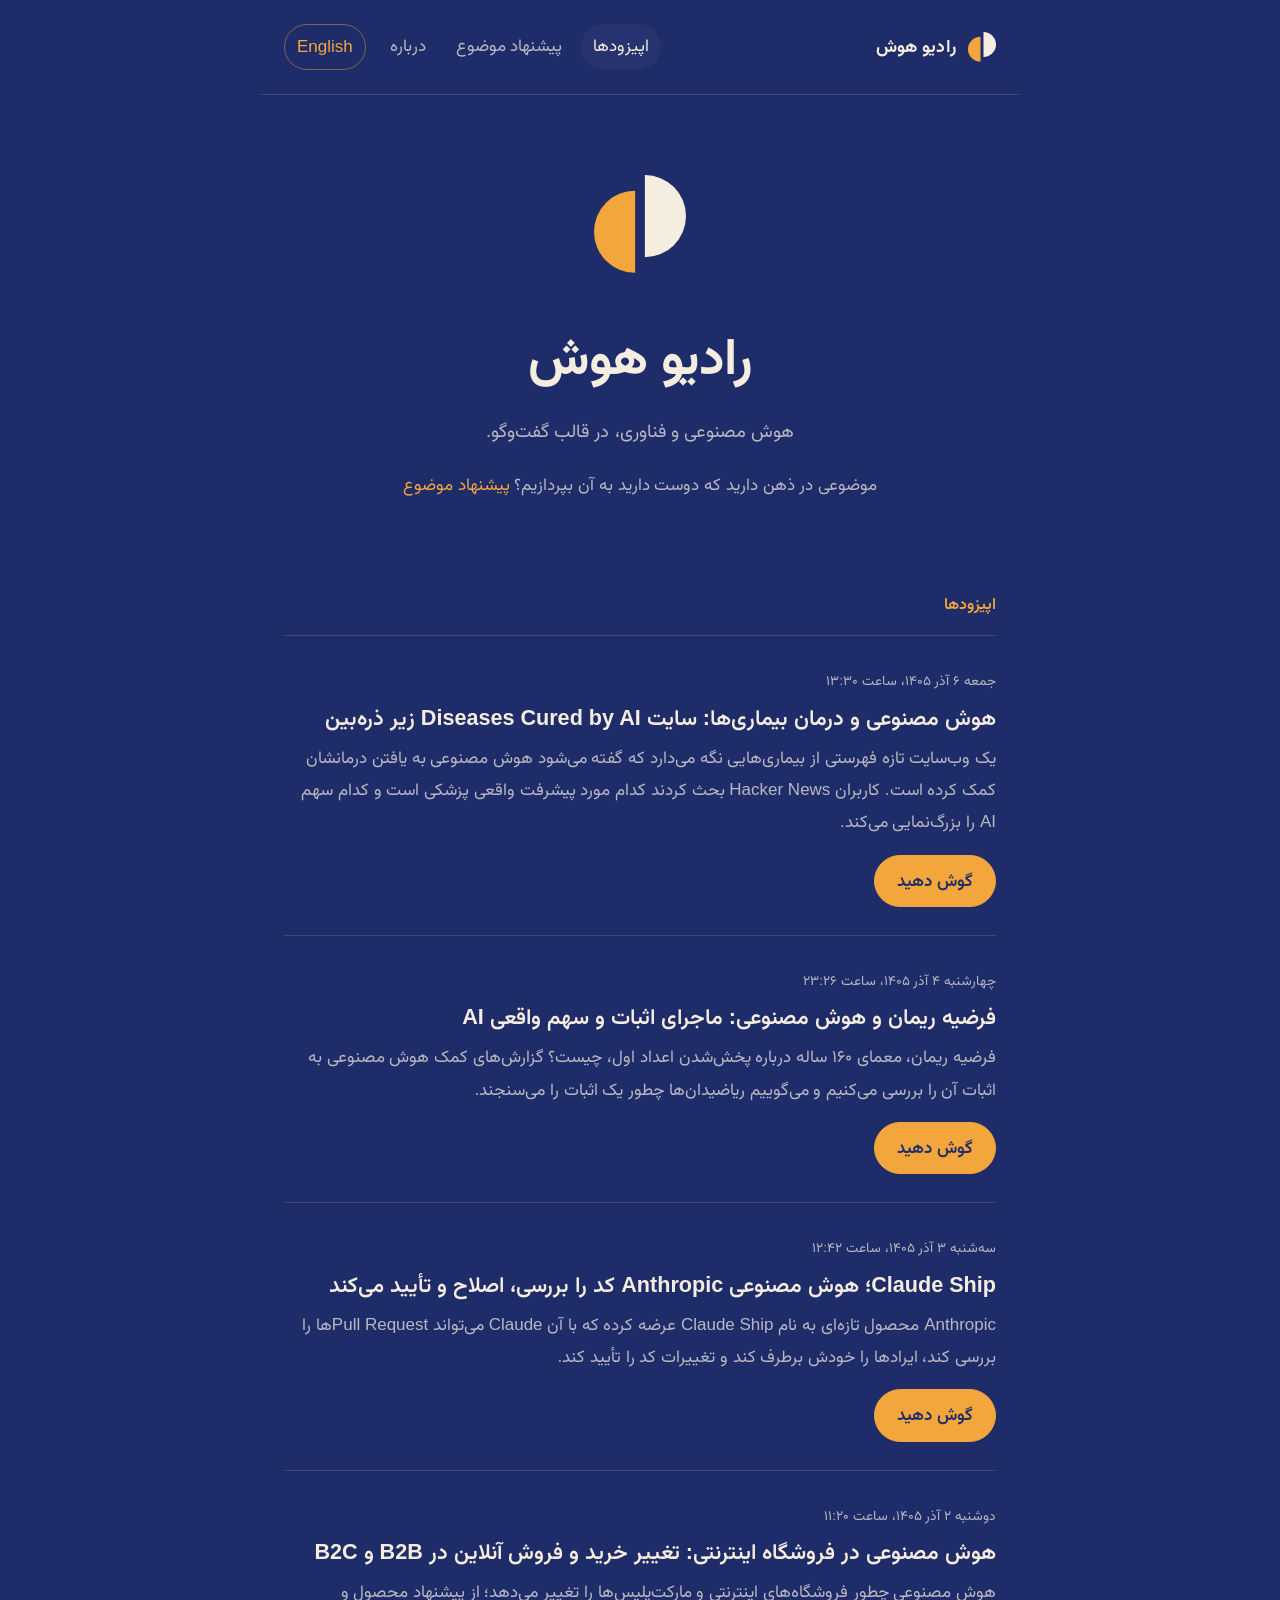
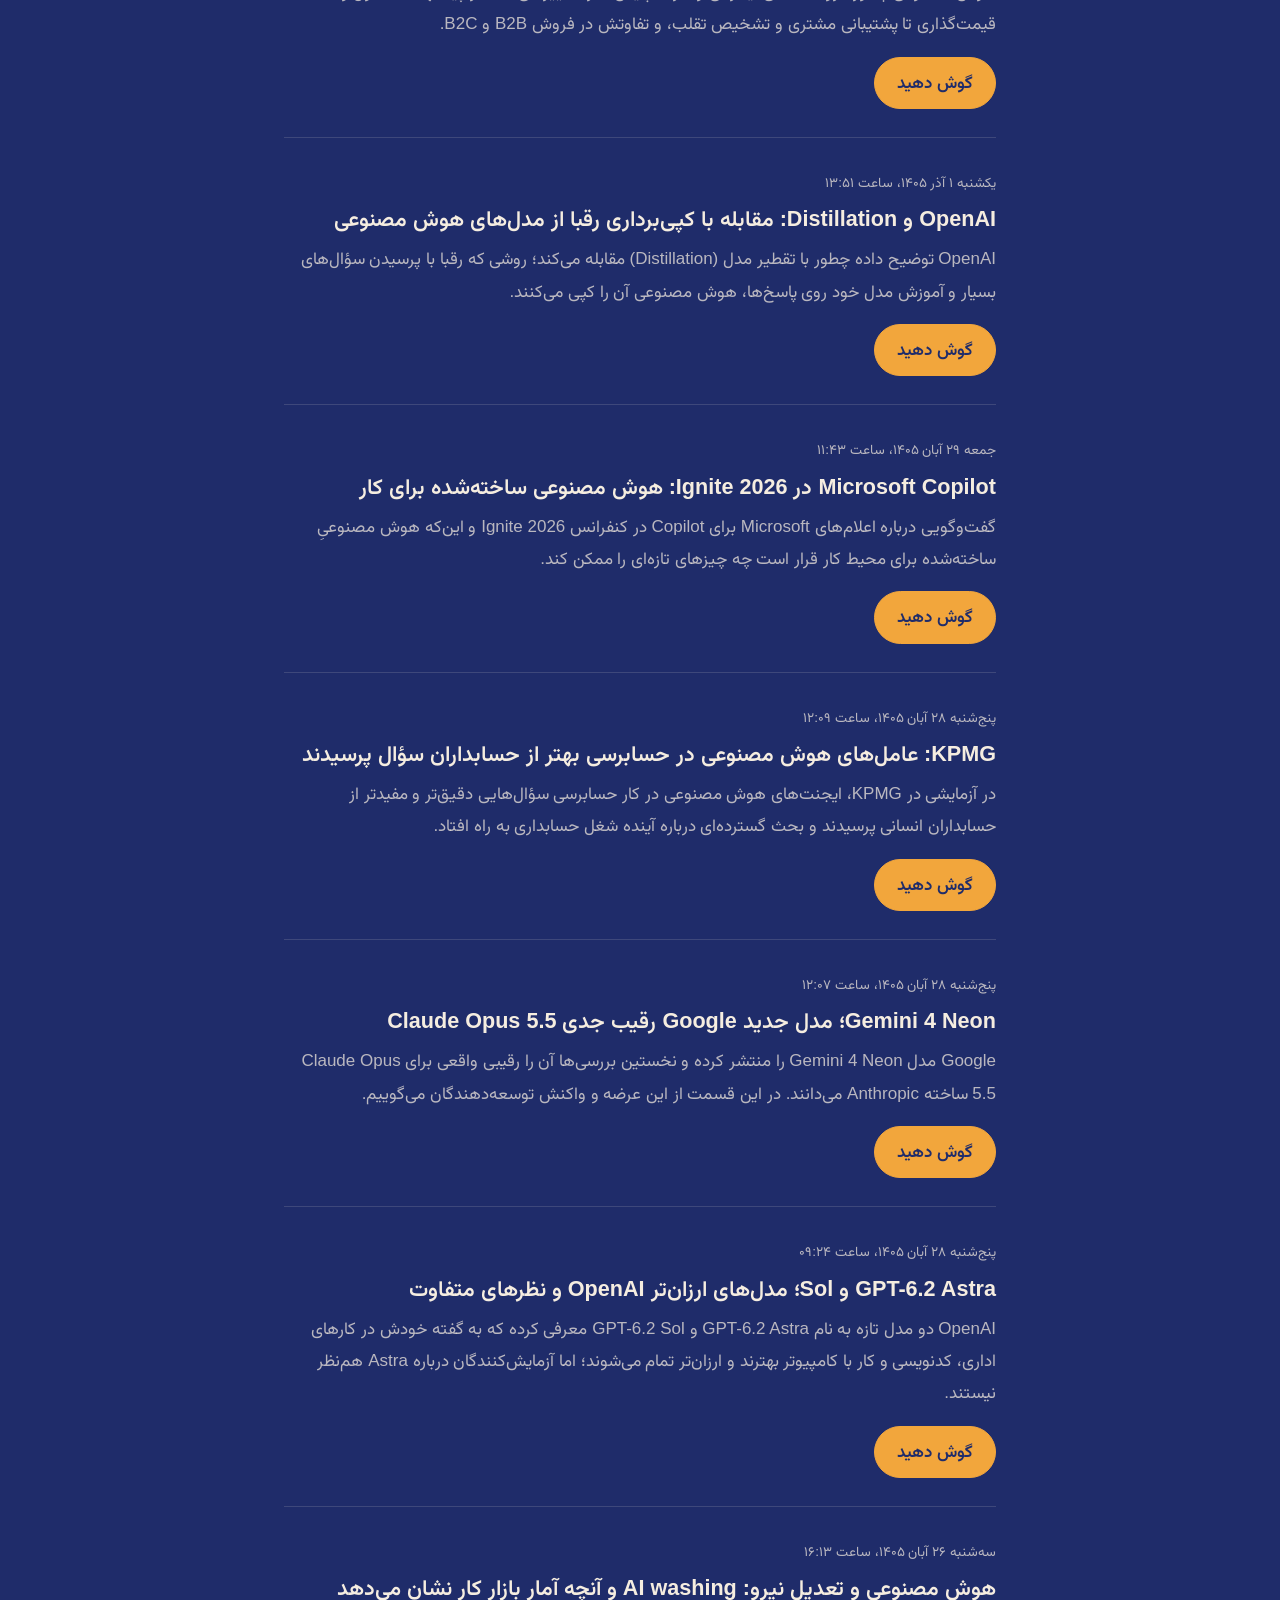
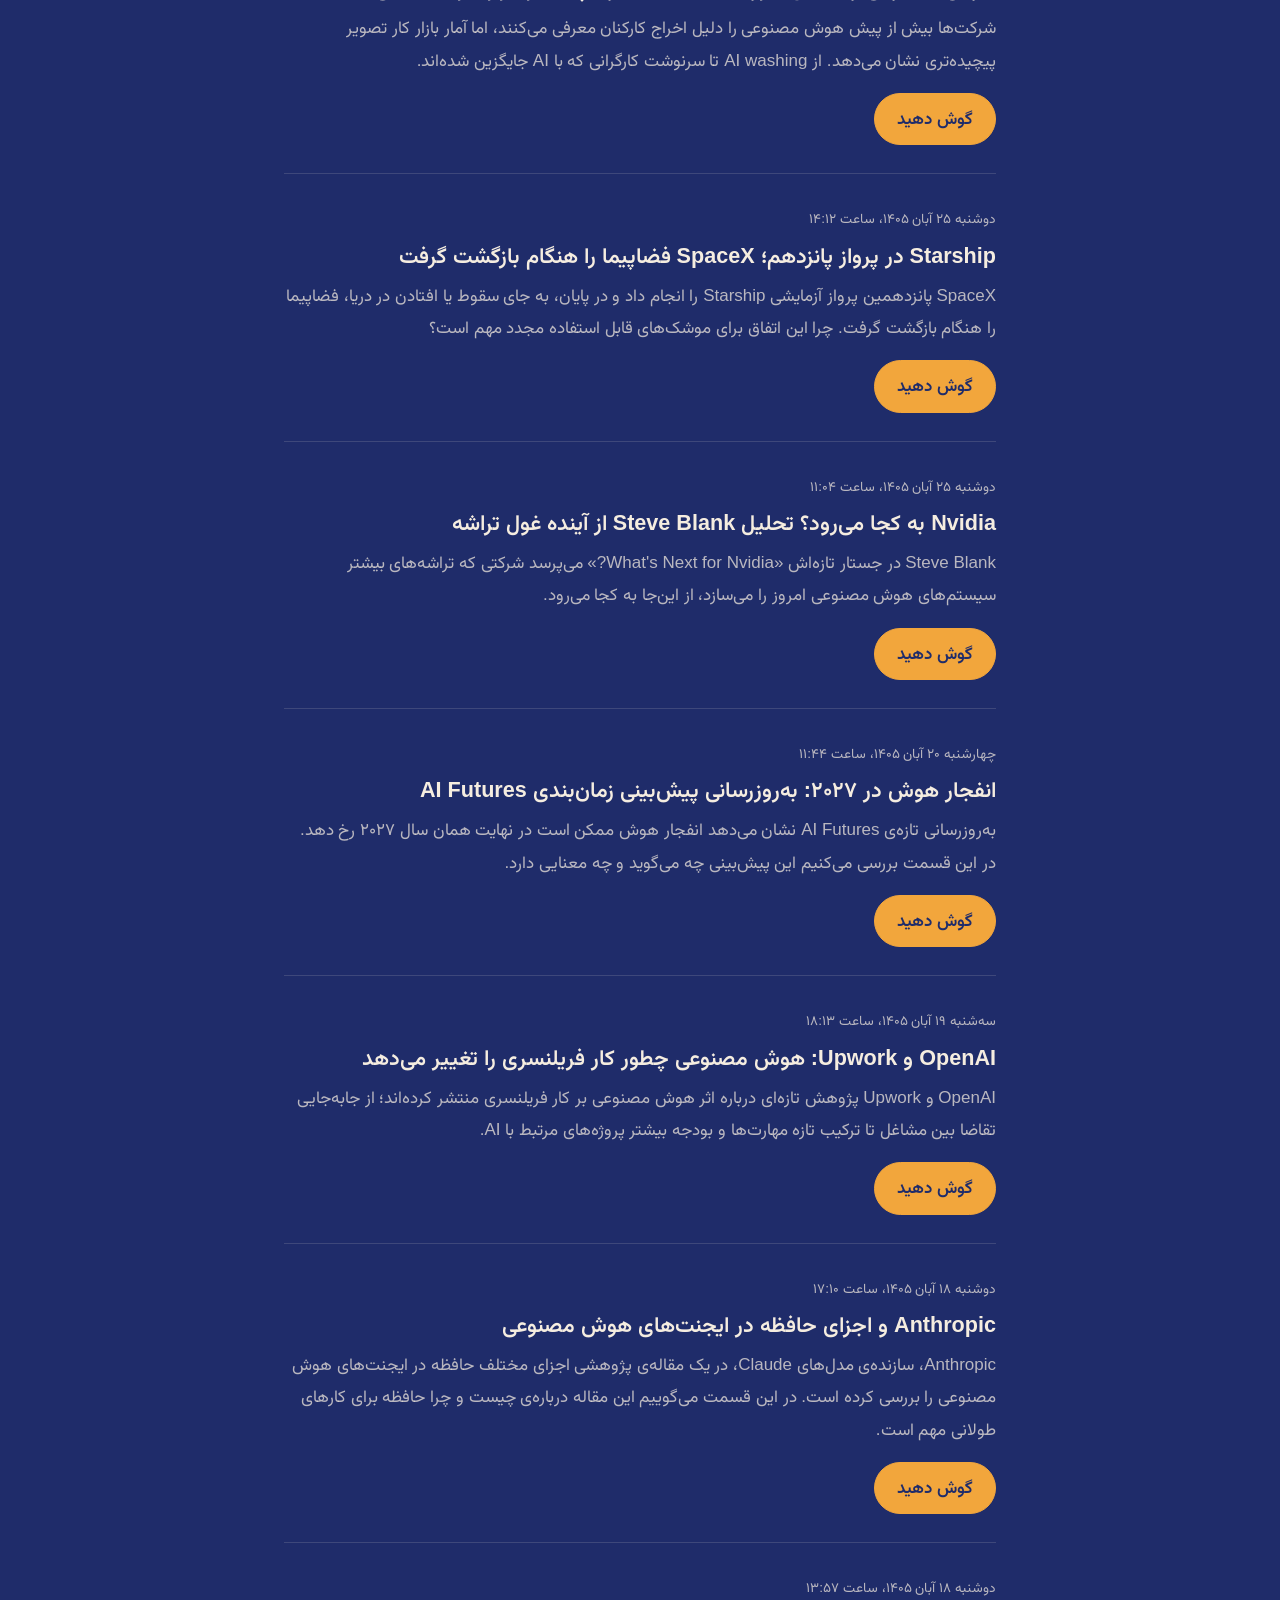
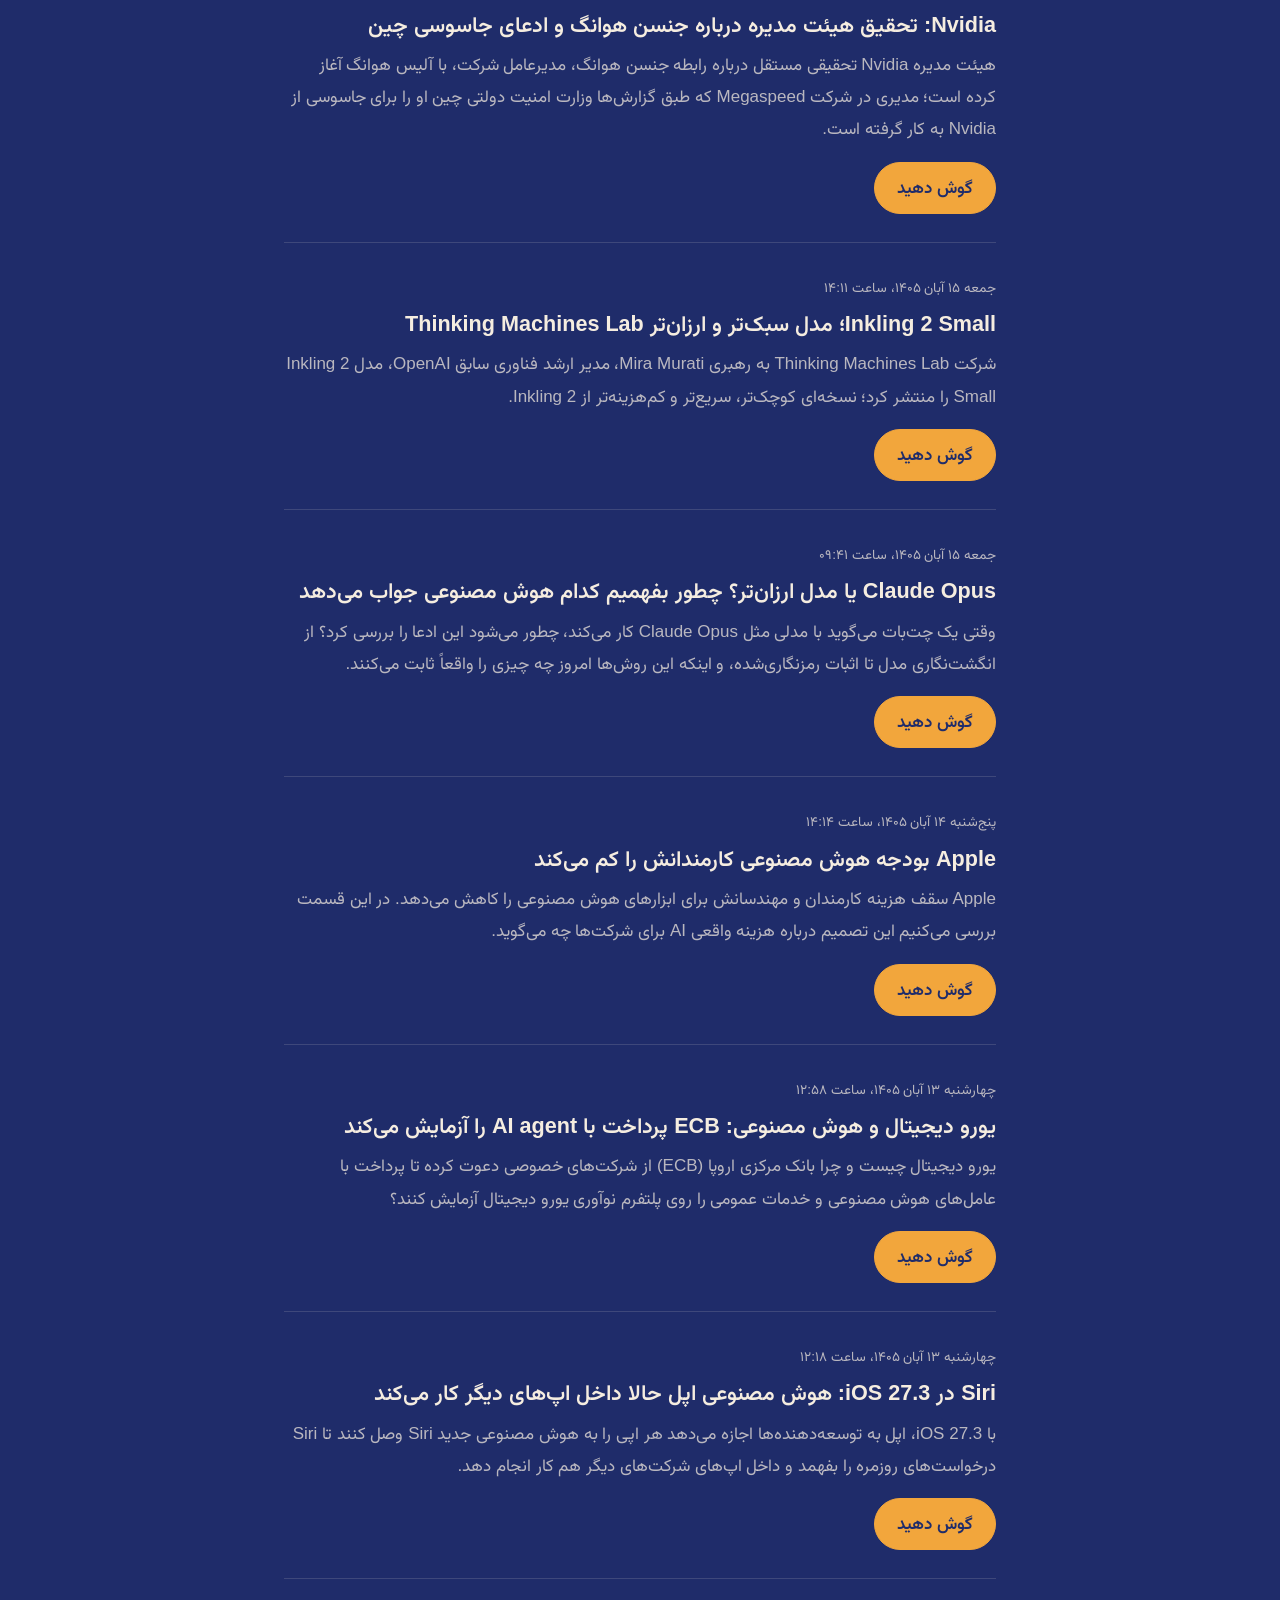
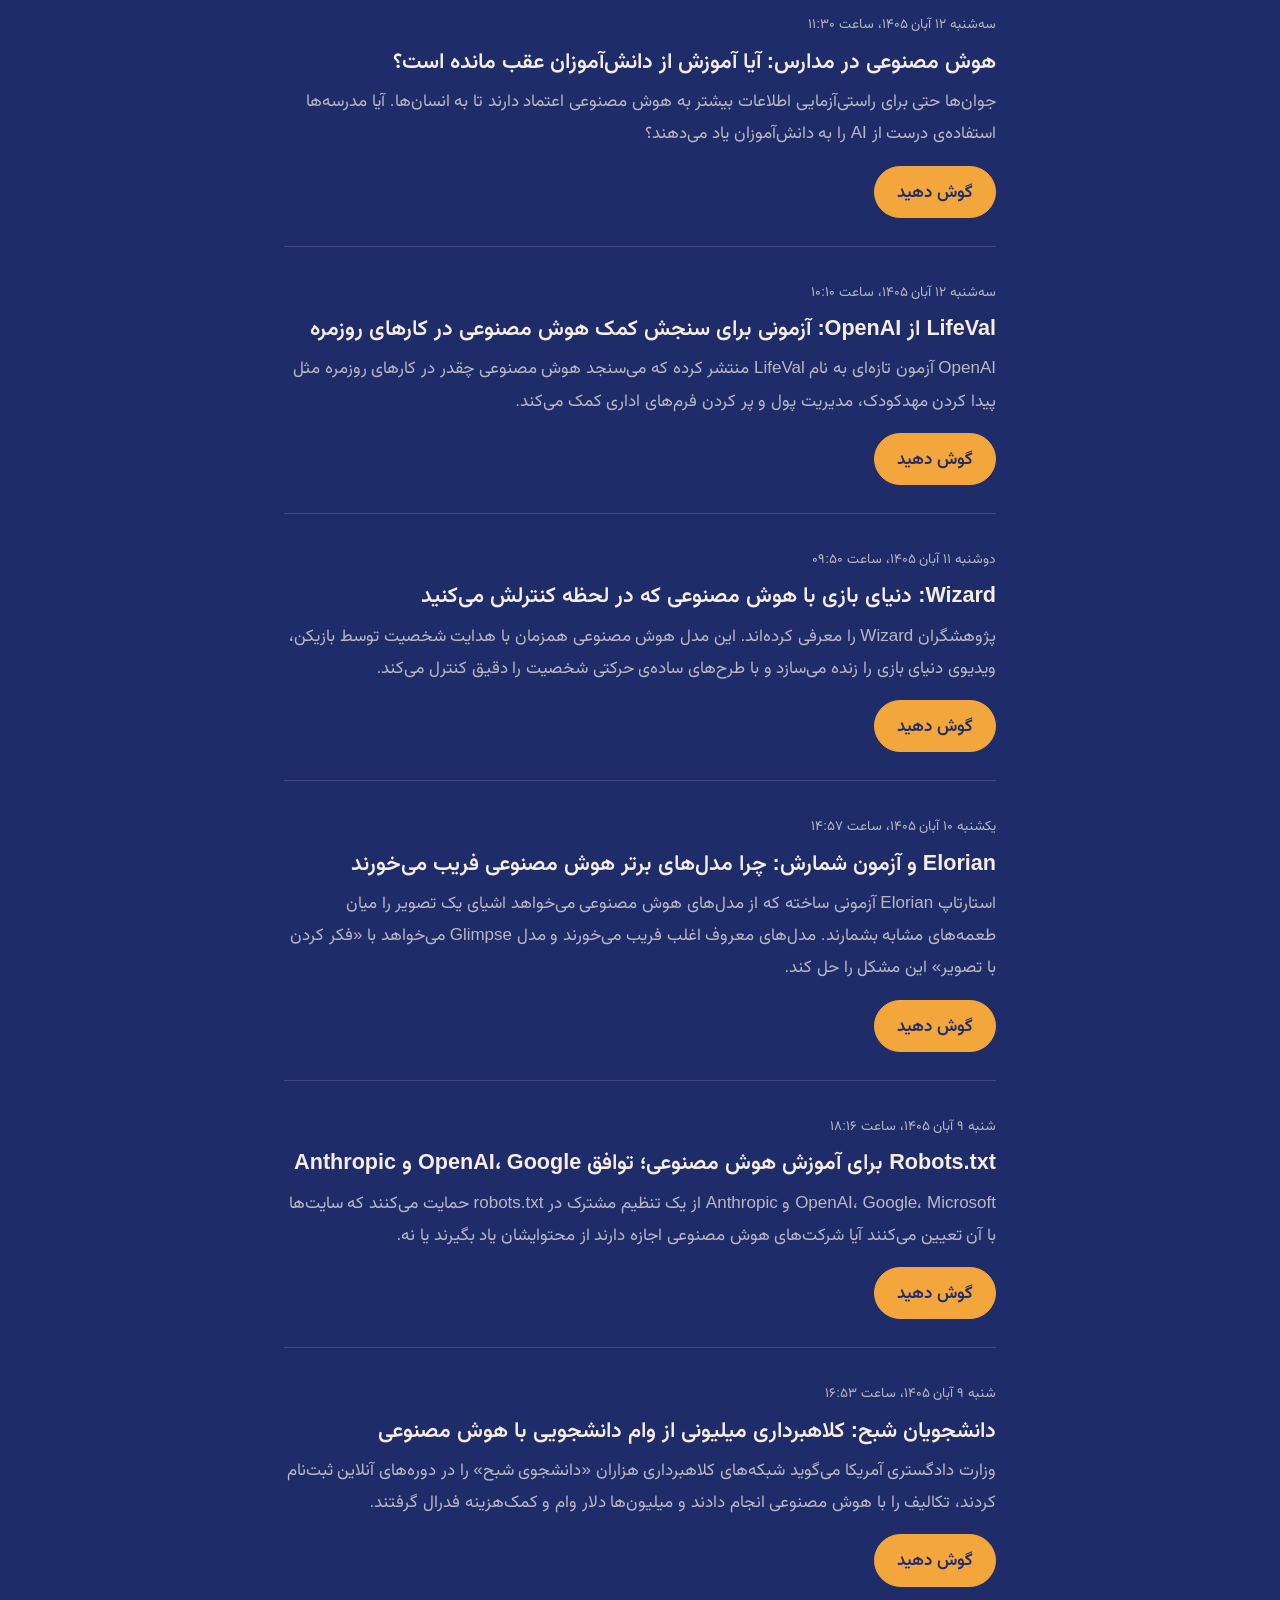
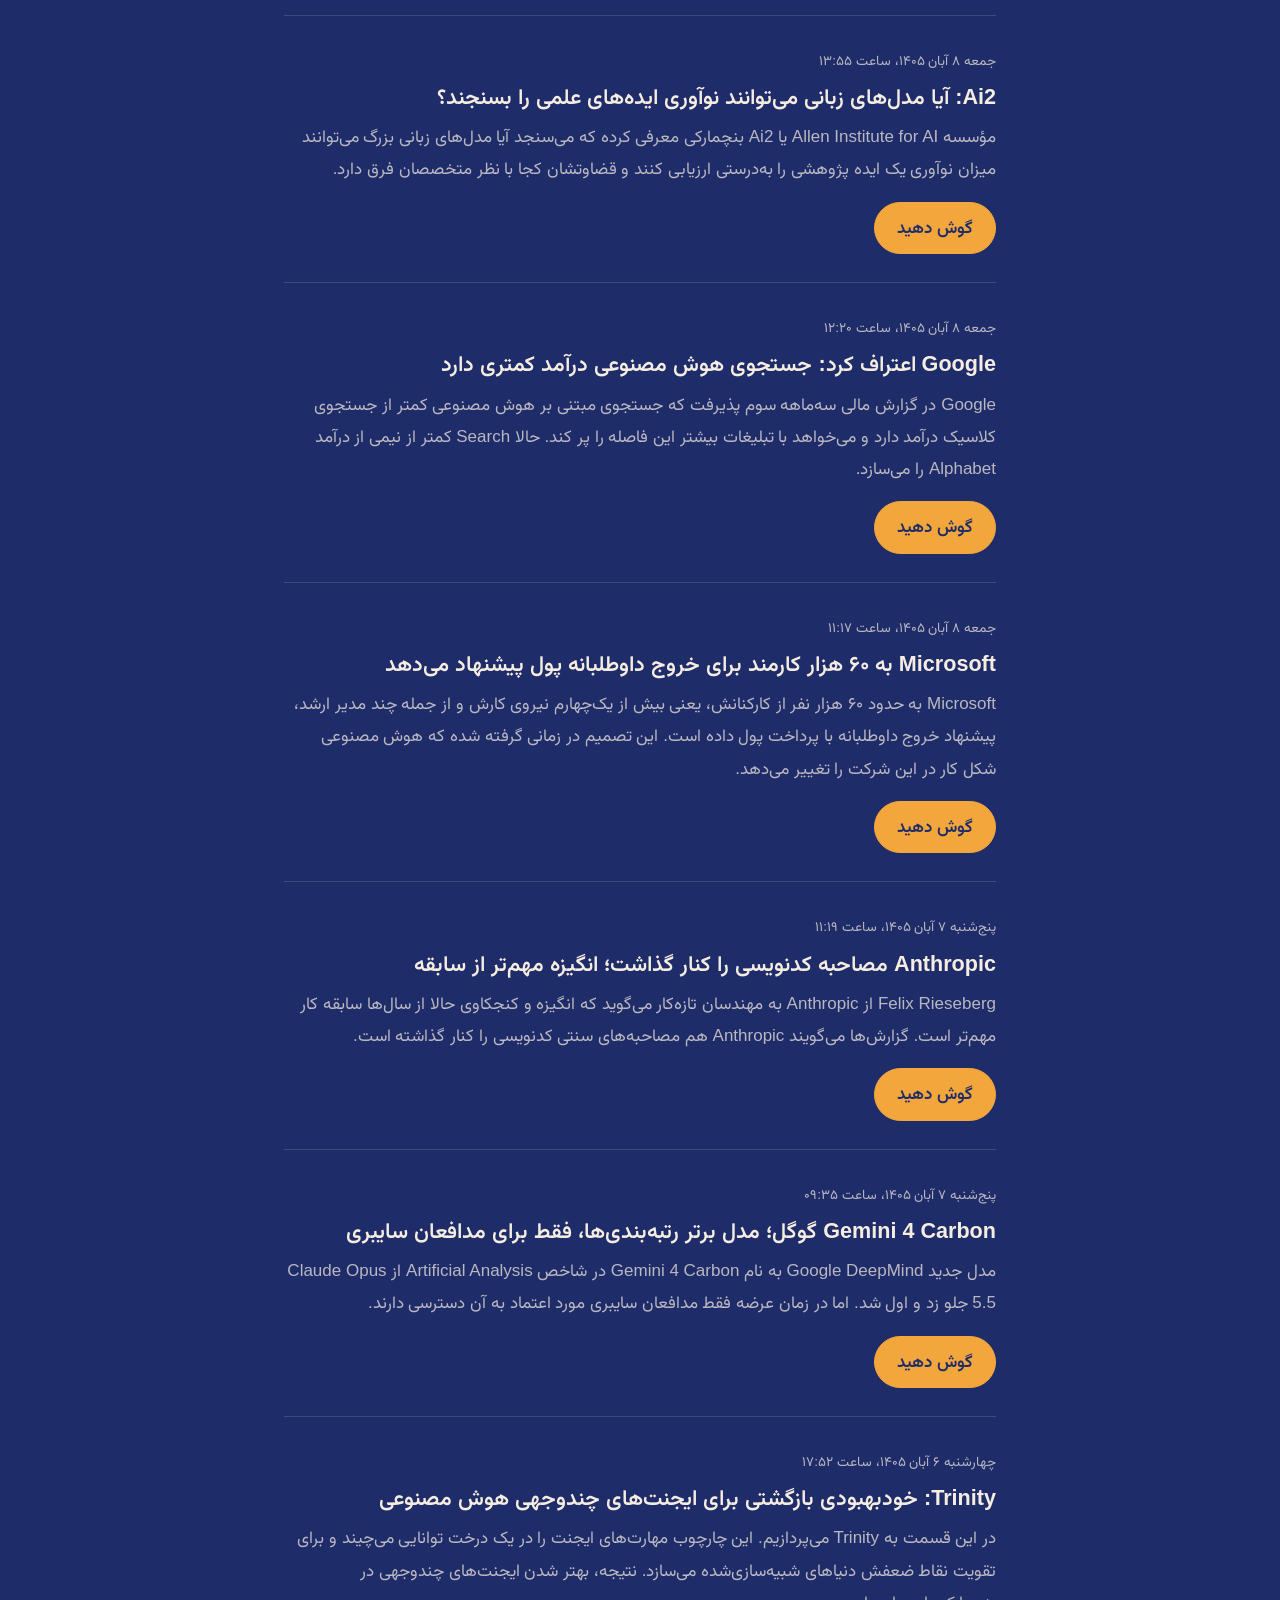
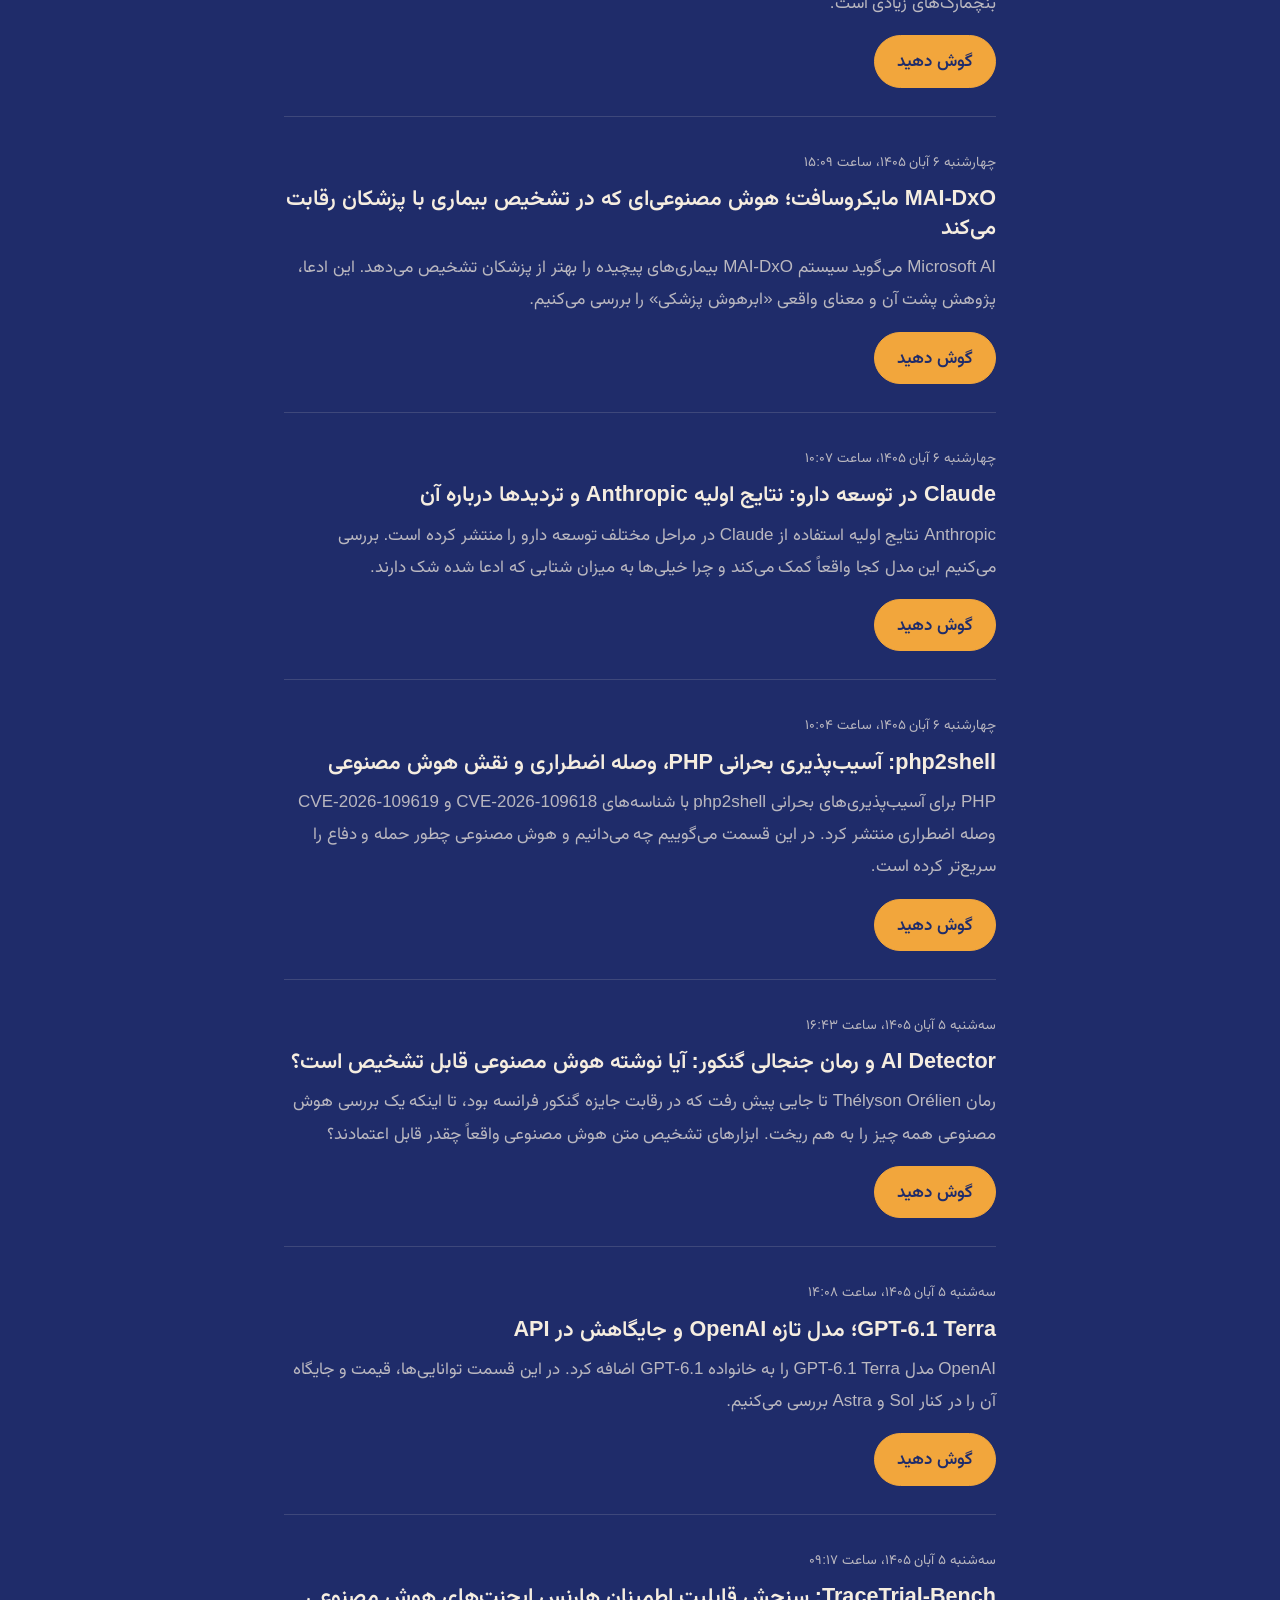
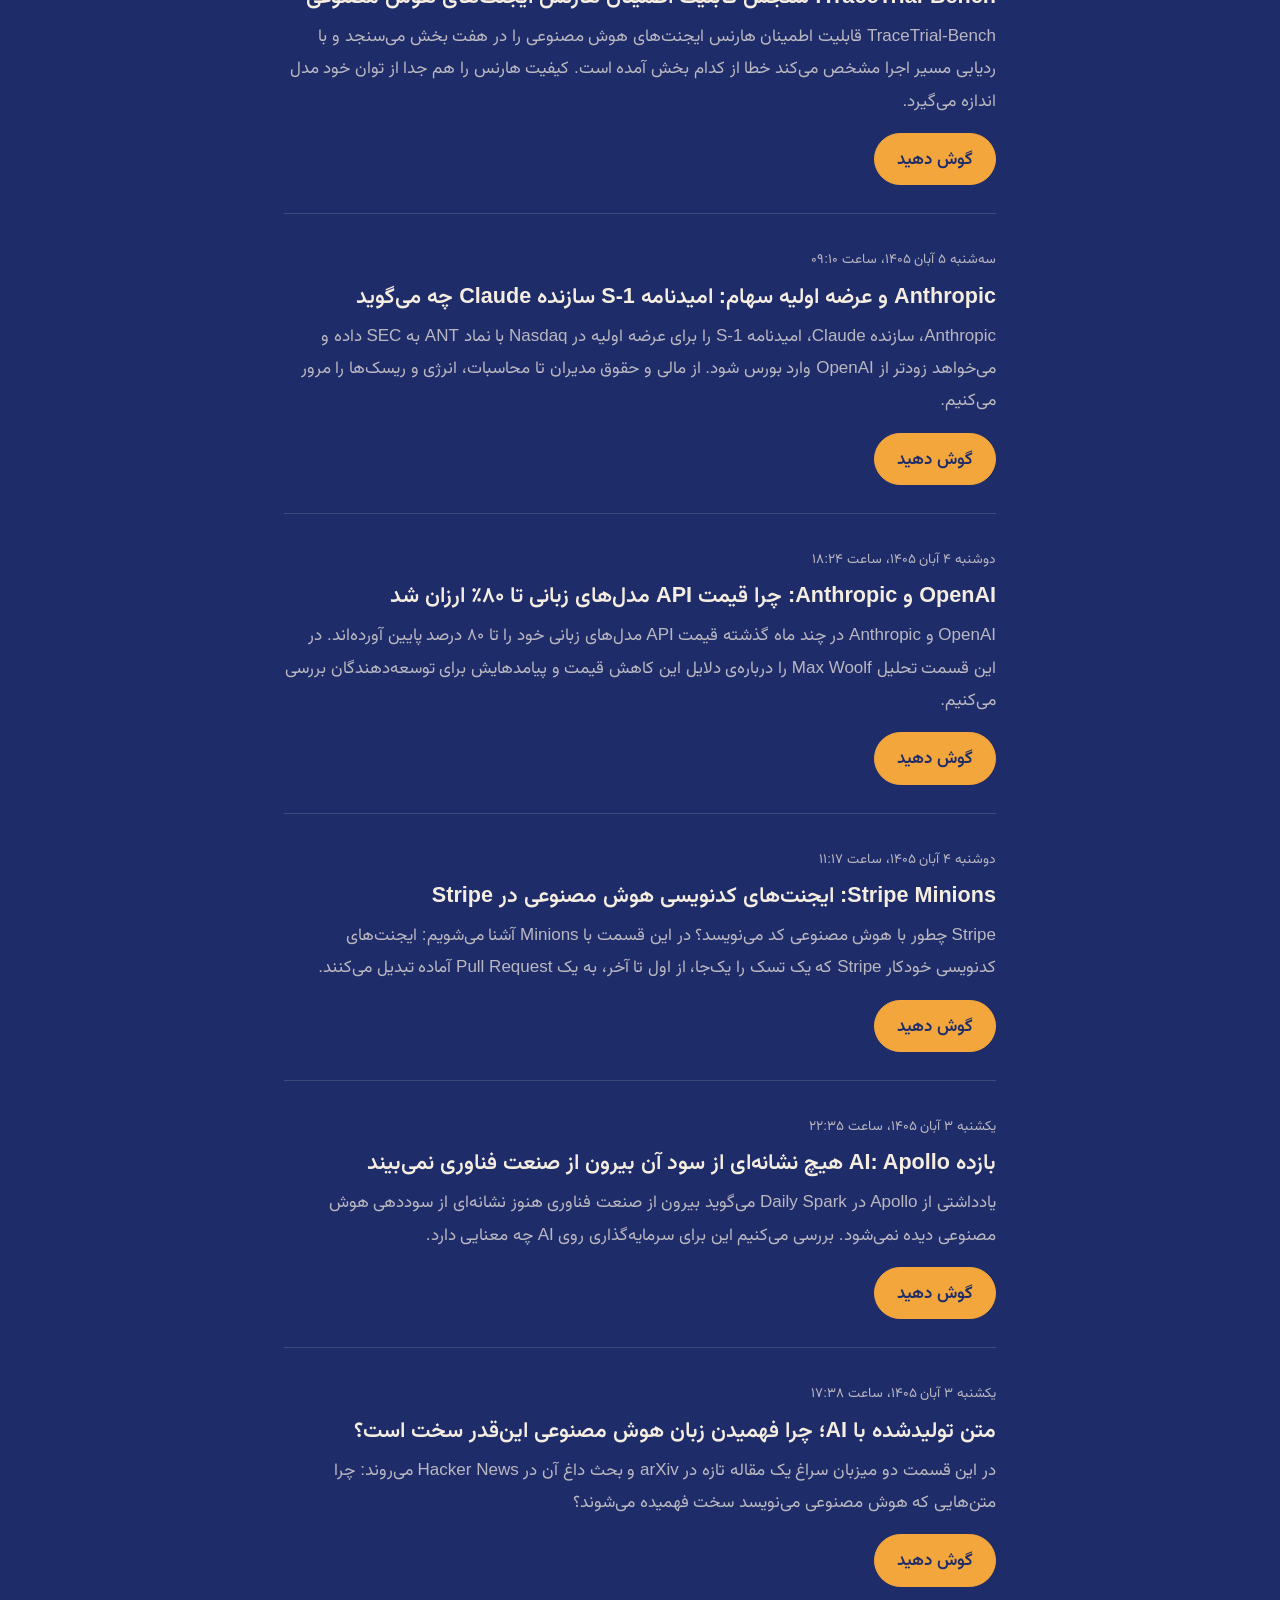
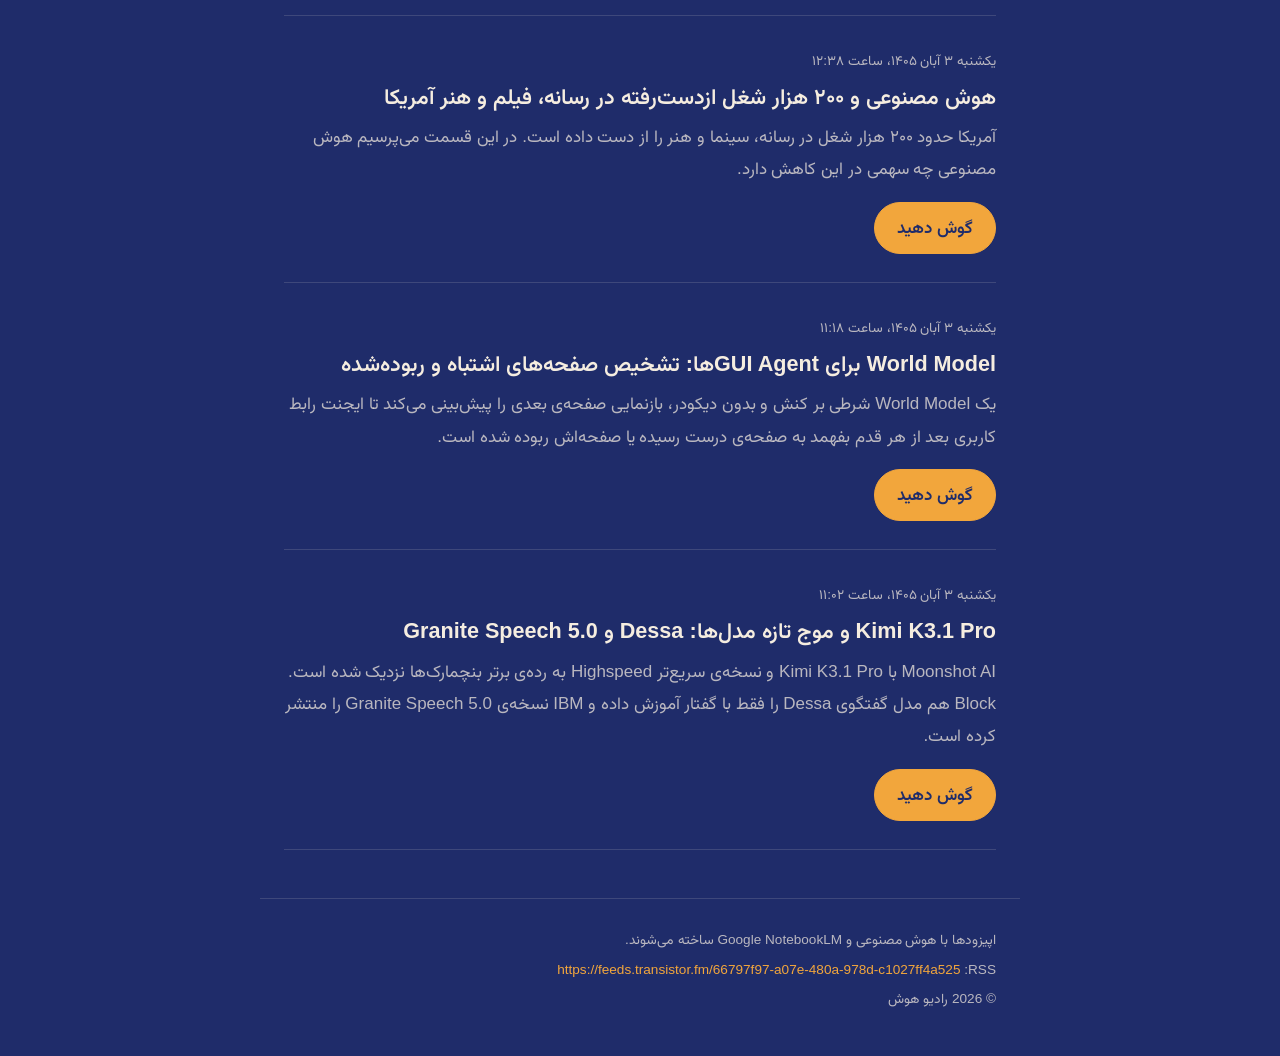
<file: fa/index.html>
<!doctype html>
<html lang="fa" dir="rtl">
<head>
<meta charset="utf-8">
<meta name="viewport" content="width=device-width, initial-scale=1">
<meta name="color-scheme" content="dark">
<meta name="theme-color" content="#1F2C6A">
<title>رادیو هوش · پادکست هوش مصنوعی و فناوری به فارسی و انگلیسی</title>
<meta name="description" content="رادیو هوش پادکستی روزانه است که هوش مصنوعی و فناوری را در قالب گفت‌وگو توضیح می‌دهد: مدل‌های تازه، مقاله‌های پژوهشی و خبرهای فناوری، به فارسی و انگلیسی.">
<meta property="og:type" content="website">
<meta property="og:site_name" content="رادیو هوش">
<meta property="og:title" content="رادیو هوش · پادکست هوش مصنوعی و فناوری به فارسی و انگلیسی">
<meta property="og:description" content="رادیو هوش پادکستی روزانه است که هوش مصنوعی و فناوری را در قالب گفت‌وگو توضیح می‌دهد: مدل‌های تازه، مقاله‌های پژوهشی و خبرهای فناوری، به فارسی و انگلیسی.">
<meta property="og:url" content="https://radiohoosh.com/fa/">
<meta property="og:locale" content="fa_IR">
<meta name="twitter:card" content="summary_large_image">
<meta property="og:image" content="https://radiohoosh.com/share-fa.png">
<meta property="og:image:width" content="1200">
<meta property="og:image:height" content="630">
<meta property="og:image:alt" content="رادیو هوش">
<meta name="twitter:image" content="https://radiohoosh.com/share-fa.png">
<link rel="canonical" href="https://radiohoosh.com/fa/">
<link rel="alternate" hreflang="en" href="https://radiohoosh.com/">
<link rel="alternate" hreflang="fa" href="https://radiohoosh.com/fa/">
<link rel="alternate" hreflang="x-default" href="https://radiohoosh.com/">
<link rel="alternate" type="application/rss+xml" title="رادیو هوش" href="https://feeds.transistor.fm/66797f97-a07e-480a-978d-c1027ff4a525">
<script type="application/ld+json">{"@context":"https://schema.org","@type":"PodcastSeries","name":"رادیو هوش","description":"هوش مصنوعی و فناوری، در قالب گفت‌وگو.","url":"https://radiohoosh.com/fa/","inLanguage":"fa","webFeed":"https://feeds.transistor.fm/66797f97-a07e-480a-978d-c1027ff4a525","image":"https://radiohoosh.com/share-fa.png","author":{"@type":"Person","name":"کسری قاسم‌پور","url":"https://www.linkedin.com/in/kasraq"},"publisher":{"@type":"Person","name":"کسری قاسم‌پور","url":"https://www.linkedin.com/in/kasraq"},"episode":[{"@type":"PodcastEpisode","name":"هوش مصنوعی و درمان بیماری‌ها: سایت Diseases Cured by AI زیر ذره‌بین","description":"یک وب‌سایت تازه فهرستی از بیماری‌هایی نگه می‌دارد که گفته می‌شود هوش مصنوعی به یافتن درمانشان کمک کرده است. کاربران Hacker News بحث کردند کدام مورد پیشرفت واقعی پزشکی است و کدام سهم AI را بزرگ‌نمایی می‌کند.","datePublished":"2026-11-27T13:30+01:00","url":"https://share.transistor.fm/s/02d9c352","inLanguage":"fa","keywords":"Diseases Cured by AI, هوش مصنوعی در پزشکی, درمان بیماری با هوش مصنوعی, هوش مصنوعی و سلامت, کشف دارو با هوش مصنوعی, دستاوردهای پزشکی هوش مصنوعی, اغراق درباره هوش مصنوعی, Hacker News, AI in medicine, AI healthcare, AI hype, اخبار هوش مصنوعی, پادکست فارسی هوش مصنوعی, فناوری پزشکی"},{"@type":"PodcastEpisode","name":"فرضیه ریمان و هوش مصنوعی: ماجرای اثبات و سهم واقعی AI","description":"فرضیه ریمان، معمای ۱۶۰ ساله درباره پخش‌شدن اعداد اول، چیست؟ گزارش‌های کمک هوش مصنوعی به اثبات آن را بررسی می‌کنیم و می‌گوییم ریاضیدان‌ها چطور یک اثبات را می‌سنجند.","datePublished":"2026-11-25T23:26+01:00","url":"https://share.transistor.fm/s/f99a3da1","inLanguage":"fa","keywords":"فرضیه ریمان, اثبات فرضیه ریمان, Riemann Hypothesis, هوش مصنوعی و ریاضی, Anthropic Claude, تابع زتای ریمان, اعداد اول, اعداد اول و رمزنگاری, مسائل جایزه هزاره, AI در ریاضیات, هوش مصنوعی در علم, اخبار هوش مصنوعی, پادکست هوش مصنوعی, پادکست فارسی تکنولوژی"},{"@type":"PodcastEpisode","name":"Claude Ship؛ هوش مصنوعی Anthropic کد را بررسی، اصلاح و تأیید می‌کند","description":"Anthropic محصول تازه‌ای به نام Claude Ship عرضه کرده که با آن Claude می‌تواند Pull Requestها را بررسی کند، ایرادها را خودش برطرف کند و تغییرات کد را تأیید کند.","datePublished":"2026-11-24T12:42+01:00","url":"https://share.transistor.fm/s/e6f72815","inLanguage":"fa","keywords":"Claude Ship, Anthropic, Claude, کلود, آنتروپیک, بازبینی کد با هوش مصنوعی, AI code review, Pull Request, تأیید خودکار کد, هوش مصنوعی برنامه نویسی, ابزارهای هوش مصنوعی برای برنامه نویسان, توسعه نرم افزار, مسئولیت هوش مصنوعی, اخبار هوش مصنوعی, اخبار تکنولوژی"},{"@type":"PodcastEpisode","name":"هوش مصنوعی در فروشگاه اینترنتی: تغییر خرید و فروش آنلاین در B2B و B2C","description":"هوش مصنوعی چطور فروشگاه‌های اینترنتی و مارکت‌پلیس‌ها را تغییر می‌دهد؛ از پیشنهاد محصول و قیمت‌گذاری تا پشتیبانی مشتری و تشخیص تقلب، و تفاوتش در فروش B2B و B2C.","datePublished":"2026-11-23T11:20+01:00","url":"https://share.transistor.fm/s/4b065bcd","inLanguage":"fa","keywords":"هوش مصنوعی در تجارت الکترونیک, هوش مصنوعی در فروشگاه اینترنتی, خرید آنلاین با هوش مصنوعی, ChatGPT Wallet, Shopify, BigCommerce, agentic commerce, پیشنهاد محصول با هوش مصنوعی, قیمت‌گذاری با هوش مصنوعی, تشخیص تقلب, B2B, B2C, تجارت الکترونیک, AI ecommerce, هوش مصنوعی"},{"@type":"PodcastEpisode","name":"OpenAI و Distillation: مقابله با کپی‌برداری رقبا از مدل‌های هوش مصنوعی","description":"OpenAI توضیح داده چطور با تقطیر مدل (Distillation) مقابله می‌کند؛ روشی که رقبا با پرسیدن سؤال‌های بسیار و آموزش مدل خود روی پاسخ‌ها، هوش مصنوعی آن را کپی می‌کنند.","datePublished":"2026-11-22T13:51+01:00","url":"https://share.transistor.fm/s/913445b5","inLanguage":"fa","keywords":"OpenAI, Distillation, تقطیر مدل, تقطیر دانش, کپی مدل هوش مصنوعی, ChatGPT, OpenAI API, هوش مصنوعی چین, رقابت هوش مصنوعی آمریکا و چین, امنیت هوش مصنوعی, اخبار هوش مصنوعی, هوش مصنوعی, AI, اخبار تکنولوژی"},{"@type":"PodcastEpisode","name":"Microsoft Copilot در Ignite 2026: هوش مصنوعی ساخته‌شده برای کار","description":"گفت‌وگویی درباره اعلام‌های Microsoft برای Copilot در کنفرانس Ignite 2026 و این‌که هوش مصنوعیِ ساخته‌شده برای محیط کار قرار است چه چیزهای تازه‌ای را ممکن کند.","datePublished":"2026-11-20T11:43+01:00","url":"https://share.transistor.fm/s/474b57dc","inLanguage":"fa","keywords":"Microsoft Copilot, Copilot, Microsoft Ignite, Ignite 2026, Microsoft 365 Copilot, کوپایلت مایکروسافت, مایکروسافت, کنفرانس Ignite مایکروسافت, هوش مصنوعی مایکروسافت, هوش مصنوعی در محیط کار, دستیار هوش مصنوعی, هوش مصنوعی سازمانی, اخبار هوش مصنوعی, اخبار تکنولوژی, هوش مصنوعی"},{"@type":"PodcastEpisode","name":"KPMG: عامل‌های هوش مصنوعی در حسابرسی بهتر از حسابداران سؤال پرسیدند","description":"در آزمایشی در KPMG، ایجنت‌های هوش مصنوعی در کار حسابرسی سؤال‌هایی دقیق‌تر و مفیدتر از حسابداران انسانی پرسیدند و بحث گسترده‌ای درباره آینده شغل حسابداری به راه افتاد.","datePublished":"2026-11-19T12:09+01:00","url":"https://share.transistor.fm/s/b3968057","inLanguage":"fa","keywords":"KPMG, KPMG AI, AI Agents, ایجنت هوش مصنوعی, هوش مصنوعی در حسابرسی, هوش مصنوعی در حسابداری, آینده شغل حسابداری, آیا هوش مصنوعی جای حسابداران را می‌گیرد, حسابرسی مالی, AI in accounting, AI audit, هوش مصنوعی و بازار کار, اخبار هوش مصنوعی, هوش مصنوعی, AI news"},{"@type":"PodcastEpisode","name":"Gemini 4 Neon؛ مدل جدید Google رقیب جدی Claude Opus 5.5","description":"Google مدل Gemini 4 Neon را منتشر کرده و نخستین بررسی‌ها آن را رقیبی واقعی برای Claude Opus 5.5 ساخته Anthropic می‌دانند. در این قسمت از این عرضه و واکنش توسعه‌دهندگان می‌گوییم.","datePublished":"2026-11-19T12:07+01:00","url":"https://share.transistor.fm/s/3ab361e7","inLanguage":"fa","keywords":"Gemini 4 Neon, Gemini 4, Google Gemini, Claude Opus 5.5, Gemini vs Claude, Anthropic, مدل جدید گوگل, جمینای, مقایسه Gemini و Claude, بهترین مدل هوش مصنوعی, رقابت Google و OpenAI و Anthropic, مدل زبانی بزرگ, اخبار هوش مصنوعی, هوش مصنوعی, AI news"},{"@type":"PodcastEpisode","name":"GPT-6.2 Astra و Sol؛ مدل‌های ارزان‌تر OpenAI و نظرهای متفاوت","description":"OpenAI دو مدل تازه به نام GPT-6.2 Astra و GPT-6.2 Sol معرفی کرده که به گفته خودش در کارهای اداری، کدنویسی و کار با کامپیوتر بهترند و ارزان‌تر تمام می‌شوند؛ اما آزمایش‌کنندگان درباره Astra هم‌نظر نیستند.","datePublished":"2026-11-19T09:24+01:00","url":"https://share.transistor.fm/s/27af4df0","inLanguage":"fa","keywords":"GPT-6.2, GPT-6.2 Astra, GPT-6.2 Sol, OpenAI, ChatGPT, مدل جدید OpenAI, بررسی GPT-6.2, هوش مصنوعی, اخبار هوش مصنوعی, هوش مصنوعی برای کدنویسی, قیمت مدل‌های هوش مصنوعی, بنچمارک هوش مصنوعی, مدل زبانی بزرگ, AI news, پادکست هوش مصنوعی"},{"@type":"PodcastEpisode","name":"هوش مصنوعی و تعدیل نیرو: AI washing و آنچه آمار بازار کار نشان می‌دهد","description":"شرکت‌ها بیش از پیش هوش مصنوعی را دلیل اخراج کارکنان معرفی می‌کنند، اما آمار بازار کار تصویر پیچیده‌تری نشان می‌دهد. از AI washing تا سرنوشت کارگرانی که با AI جایگزین شده‌اند.","datePublished":"2026-11-17T16:13+01:00","url":"https://share.transistor.fm/s/bcb12f2a","inLanguage":"fa","keywords":"هوش مصنوعی و اشتغال, اخراج به خاطر هوش مصنوعی, تعدیل نیرو هوش مصنوعی, AI washing, AI layoffs, جایگزینی شغل با هوش مصنوعی, آینده کار, بازار کار آمریکا, تأثیر هوش مصنوعی بر مشاغل, AI and jobs, اتوماسیون و بیکاری, اخبار هوش مصنوعی, پادکست فارسی هوش مصنوعی, پادکست فناوری"},{"@type":"PodcastEpisode","name":"Starship در پرواز پانزدهم؛ SpaceX فضاپیما را هنگام بازگشت گرفت","description":"SpaceX پانزدهمین پرواز آزمایشی Starship را انجام داد و در پایان، به جای سقوط یا افتادن در دریا، فضاپیما را هنگام بازگشت گرفت. چرا این اتفاق برای موشک‌های قابل استفاده مجدد مهم است؟","datePublished":"2026-11-16T14:12+01:00","url":"https://share.transistor.fm/s/fa9b1830","inLanguage":"fa","keywords":"SpaceX Starship, Starship Flight 15, استارشیپ, اسپیس ایکس, پرواز ۱۵ استارشیپ, گرفتن موشک, پرواز آزمایشی Starship, موشک قابل استفاده مجدد, reusable rocket, هزینه پرتاب فضایی, سفر به ماه و مریخ, پرتاب ماهواره, اخبار فضایی, اخبار تکنولوژی, پادکست فارسی تکنولوژی"},{"@type":"PodcastEpisode","name":"Nvidia به کجا می‌رود؟ تحلیل Steve Blank از آینده غول تراشه","description":"Steve Blank در جستار تازه‌اش «What's Next for Nvidia?» می‌پرسد شرکتی که تراشه‌های بیشتر سیستم‌های هوش مصنوعی امروز را می‌سازد، از این‌جا به کجا می‌رود.","datePublished":"2026-11-16T11:04+01:00","url":"https://share.transistor.fm/s/2446944c","inLanguage":"fa","keywords":"Nvidia, انویدیا, Steve Blank, استیو بلنک, آینده انویدیا, تراشه هوش مصنوعی, Nvidia GPU, کارت گرافیک انویدیا, Hacker News, AI chips, سخت‌افزار هوش مصنوعی, صنعت نیمه‌رسانا, سرمایه‌گذاری در هوش مصنوعی, اخبار هوش مصنوعی, پادکست فارسی تکنولوژی"},{"@type":"PodcastEpisode","name":"انفجار هوش در ۲۰۲۷: به‌روزرسانی پیش‌بینی زمان‌بندی AI Futures","description":"به‌روزرسانی تازه‌ی AI Futures نشان می‌دهد انفجار هوش ممکن است در نهایت همان سال ۲۰۲۷ رخ دهد. در این قسمت بررسی می‌کنیم این پیش‌بینی چه می‌گوید و چه معنایی دارد.","datePublished":"2026-11-11T11:44+01:00","url":"https://share.transistor.fm/s/0c7f3c24","inLanguage":"fa","keywords":"AI Futures Project, AI 2027, انفجار هوش, intelligence explosion, انفجار هوش ۲۰۲۷, پیش‌بینی هوش مصنوعی, زمان‌بندی هوش مصنوعی, AI timelines, هوش مصنوعی عمومی, AGI, ابرهوش, ایمنی هوش مصنوعی, آینده هوش مصنوعی, اخبار هوش مصنوعی, پادکست هوش مصنوعی"},{"@type":"PodcastEpisode","name":"OpenAI و Upwork: هوش مصنوعی چطور کار فریلنسری را تغییر می‌دهد","description":"OpenAI و Upwork پژوهش تازه‌ای درباره اثر هوش مصنوعی بر کار فریلنسری منتشر کرده‌اند؛ از جابه‌جایی تقاضا بین مشاغل تا ترکیب تازه مهارت‌ها و بودجه بیشتر پروژه‌های مرتبط با AI.","datePublished":"2026-11-10T18:13+01:00","url":"https://share.transistor.fm/s/578abd93","inLanguage":"fa","keywords":"OpenAI, Upwork, پژوهش OpenAI و Upwork, هوش مصنوعی و فریلنسری, کار فریلنسری, فریلنسر, AI freelance, تاثیر هوش مصنوعی بر شغل‌ها, آینده کار, بازار کار و هوش مصنوعی, مهارت‌های پردرآمد, اخبار هوش مصنوعی, هوش مصنوعی, AI"},{"@type":"PodcastEpisode","name":"Anthropic و اجزای حافظه در ایجنت‌های هوش مصنوعی","description":"Anthropic، سازنده‌ی مدل‌های Claude، در یک مقاله‌ی پژوهشی اجزای مختلف حافظه در ایجنت‌های هوش مصنوعی را بررسی کرده است. در این قسمت می‌گوییم این مقاله درباره‌ی چیست و چرا حافظه برای کارهای طولانی مهم است.","datePublished":"2026-11-09T17:10+01:00","url":"https://share.transistor.fm/s/33442db6","inLanguage":"fa","keywords":"Anthropic, Claude, حافظه ایجنت, ایجنت هوش مصنوعی, عامل هوش مصنوعی, حافظه هوش مصنوعی, agent memory, AI agent, پژوهش Anthropic, مدل‌های Claude, Hacker News, اخبار هوش مصنوعی, هوش مصنوعی, پادکست هوش مصنوعی"},{"@type":"PodcastEpisode","name":"Nvidia: تحقیق هیئت مدیره درباره جنسن هوانگ و ادعای جاسوسی چین","description":"هیئت مدیره Nvidia تحقیقی مستقل درباره رابطه جنسن هوانگ، مدیرعامل شرکت، با آلیس هوانگ آغاز کرده است؛ مدیری در شرکت Megaspeed که طبق گزارش‌ها وزارت امنیت دولتی چین او را برای جاسوسی از Nvidia به کار گرفته است.","datePublished":"2026-11-09T13:57+01:00","url":"https://share.transistor.fm/s/ad463496","inLanguage":"fa","keywords":"Nvidia, انویدیا, Jensen Huang, جنسن هوانگ, تحقیق درباره جنسن هوانگ, هیئت مدیره انویدیا, Alice Huang, Megaspeed, جاسوسی چین, وزارت امنیت دولتی چین, مدیرعامل انویدیا, تراشه هوش مصنوعی, AI chips, اخبار هوش مصنوعی, اخبار تکنولوژی"},{"@type":"PodcastEpisode","name":"Inkling 2 Small؛ مدل سبک‌تر و ارزان‌تر Thinking Machines Lab","description":"شرکت Thinking Machines Lab به رهبری Mira Murati، مدیر ارشد فناوری سابق OpenAI، مدل Inkling 2 Small را منتشر کرد؛ نسخه‌ای کوچک‌تر، سریع‌تر و کم‌هزینه‌تر از Inkling 2.","datePublished":"2026-11-06T14:11+01:00","url":"https://share.transistor.fm/s/4b5b36c5","inLanguage":"fa","keywords":"Inkling 2 Small, Inkling 2, Thinking Machines Lab, Mira Murati, میرا موراتی, مدل جدید هوش مصنوعی, مدل زبانی کوچک, مدل هوش مصنوعی سبک, هوش مصنوعی ارزان, استارتاپ هوش مصنوعی, OpenAI, اخبار هوش مصنوعی, هوش مصنوعی برای برنامه‌نویسان, هوش مصنوعی, AI"},{"@type":"PodcastEpisode","name":"Claude Opus یا مدل ارزان‌تر؟ چطور بفهمیم کدام هوش مصنوعی جواب می‌دهد","description":"وقتی یک چت‌بات می‌گوید با مدلی مثل Claude Opus کار می‌کند، چطور می‌شود این ادعا را بررسی کرد؟ از انگشت‌نگاری مدل تا اثبات رمزنگاری‌شده، و اینکه این روش‌ها امروز چه چیزی را واقعاً ثابت می‌کنند.","datePublished":"2026-11-06T09:41+01:00","url":"https://share.transistor.fm/s/be747ade","inLanguage":"fa","keywords":"Claude Opus, Anthropic, راستی‌آزمایی مدل هوش مصنوعی, تشخیص مدل هوش مصنوعی, انگشت‌نگاری مدل, model fingerprinting, provable inference, اثبات رمزنگاری, جایگزینی مدل, مدل زبانی بزرگ, LLM, امنیت هوش مصنوعی, شفافیت هوش مصنوعی, چت‌بات, اخبار هوش مصنوعی"},{"@type":"PodcastEpisode","name":"Apple بودجه هوش مصنوعی کارمندانش را کم می‌کند","description":"Apple سقف هزینه کارمندان و مهندسانش برای ابزارهای هوش مصنوعی را کاهش می‌دهد. در این قسمت بررسی می‌کنیم این تصمیم درباره هزینه واقعی AI برای شرکت‌ها چه می‌گوید.","datePublished":"2026-11-05T14:14+01:00","url":"https://share.transistor.fm/s/aa5d57fd","inLanguage":"fa","keywords":"Apple, اپل, بودجه هوش مصنوعی اپل, Apple AI budget, کاهش هزینه اپل, مهندسان اپل, هزینه ابزارهای هوش مصنوعی, AI tools cost, هوش مصنوعی در محیط کار, ابزارهای برنامه‌نویسی هوش مصنوعی, اخبار هوش مصنوعی, اخبار تکنولوژی, هوش مصنوعی, AI"},{"@type":"PodcastEpisode","name":"یورو دیجیتال و هوش مصنوعی: ECB پرداخت با AI agent را آزمایش می‌کند","description":"یورو دیجیتال چیست و چرا بانک مرکزی اروپا (ECB) از شرکت‌های خصوصی دعوت کرده تا پرداخت با عامل‌های هوش مصنوعی و خدمات عمومی را روی پلتفرم نوآوری یورو دیجیتال آزمایش کنند؟","datePublished":"2026-11-04T12:58+01:00","url":"https://share.transistor.fm/s/fab4cc23","inLanguage":"fa","keywords":"یورو دیجیتال, digital euro, بانک مرکزی اروپا, ECB, ارز دیجیتال بانک مرکزی, CBDC, عامل هوش مصنوعی, AI agents, پرداخت با هوش مصنوعی, agentic payments, آینده پرداخت, فین تک, هوش مصنوعی در بانکداری, اخبار هوش مصنوعی"},{"@type":"PodcastEpisode","name":"Siri در iOS 27.3: هوش مصنوعی اپل حالا داخل اپ‌های دیگر کار می‌کند","description":"با iOS 27.3، اپل به توسعه‌دهنده‌ها اجازه می‌دهد هر اپی را به هوش مصنوعی جدید Siri وصل کنند تا Siri درخواست‌های روزمره را بفهمد و داخل اپ‌های شرکت‌های دیگر هم کار انجام دهد.","datePublished":"2026-11-04T12:18+01:00","url":"https://share.transistor.fm/s/31b011a5","inLanguage":"fa","keywords":"Siri, iOS 27.3, هوش مصنوعی Siri, هوش مصنوعی اپل, Apple Intelligence, Siri در اپ‌های دیگر, آپدیت iOS جدید, دستیار هوشمند آیفون, قابلیت‌های جدید iPhone, اخبار اپل, توسعه‌دهندگان iOS, دستیار هوش مصنوعی, اخبار هوش مصنوعی, AI agent, پادکست تکنولوژی"},{"@type":"PodcastEpisode","name":"هوش مصنوعی در مدارس: آیا آموزش از دانش‌آموزان عقب مانده است؟","description":"جوان‌ها حتی برای راستی‌آزمایی اطلاعات بیشتر به هوش مصنوعی اعتماد دارند تا به انسان‌ها. آیا مدرسه‌ها استفاده‌ی درست از AI را به دانش‌آموزان یاد می‌دهند؟","datePublished":"2026-11-03T11:30+01:00","url":"https://share.transistor.fm/s/61c22aec","inLanguage":"fa","keywords":"هوش مصنوعی در مدارس, هوش مصنوعی و آموزش, AI in education, گزارش Seldon, اعتماد جوانان به هوش مصنوعی, راستی‌آزمایی با هوش مصنوعی, دانش‌آموزان و هوش مصنوعی, سواد هوش مصنوعی, AI literacy, تفکر انتقادی, سواد رسانه‌ای, آینده آموزش, ChatGPT در مدرسه, هوش مصنوعی"},{"@type":"PodcastEpisode","name":"LifeVal از OpenAI: آزمونی برای سنجش کمک هوش مصنوعی در کارهای روزمره","description":"OpenAI آزمون تازه‌ای به نام LifeVal منتشر کرده که می‌سنجد هوش مصنوعی چقدر در کارهای روزمره مثل پیدا کردن مهدکودک، مدیریت پول و پر کردن فرم‌های اداری کمک می‌کند.","datePublished":"2026-11-03T10:10+01:00","url":"https://share.transistor.fm/s/3e787165","inLanguage":"fa","keywords":"LifeVal, OpenAI LifeVal, OpenAI, ChatGPT, AI benchmark, بنچمارک هوش مصنوعی, آزمون هوش مصنوعی, ارزیابی هوش مصنوعی, هوش مصنوعی در زندگی روزمره, چت بات, مدیریت مالی با هوش مصنوعی, کارهای اداری با هوش مصنوعی, اخبار هوش مصنوعی, هوش مصنوعی, AI news"},{"@type":"PodcastEpisode","name":"Wizard: دنیای بازی با هوش مصنوعی که در لحظه کنترلش می‌کنید","description":"پژوهشگران Wizard را معرفی کرده‌اند. این مدل هوش مصنوعی همزمان با هدایت شخصیت توسط بازیکن، ویدیوی دنیای بازی را زنده می‌سازد و با طرح‌های ساده‌ی حرکتی شخصیت را دقیق کنترل می‌کند.","datePublished":"2026-11-02T09:50+01:00","url":"https://share.transistor.fm/s/a5a612d7","inLanguage":"fa","keywords":"Wizard AI, world model, مدل جهان, بازی با هوش مصنوعی, ساخت بازی با هوش مصنوعی, تولید ویدیو با هوش مصنوعی, تولید ویدیو در لحظه, real-time video generation, موتور بازی هوش مصنوعی, AI game engine, هوش مصنوعی مولد, شبیه‌سازی و آموزش ربات, مقاله هوش مصنوعی, اخبار هوش مصنوعی"},{"@type":"PodcastEpisode","name":"Elorian و آزمون شمارش: چرا مدل‌های برتر هوش مصنوعی فریب می‌خورند","description":"استارتاپ Elorian آزمونی ساخته که از مدل‌های هوش مصنوعی می‌خواهد اشیای یک تصویر را میان طعمه‌های مشابه بشمارند. مدل‌های معروف اغلب فریب می‌خورند و مدل Glimpse می‌خواهد با «فکر کردن با تصویر» این مشکل را حل کند.","datePublished":"2026-11-01T14:57+01:00","url":"https://share.transistor.fm/s/0feb57a3","inLanguage":"fa","keywords":"Elorian, Elorian Glimpse, مدل Glimpse, آزمون شمارش هوش مصنوعی, بینایی ماشین, استدلال تصویری, فکر کردن با تصویر, مدل‌های چندوجهی, بنچمارک هوش مصنوعی, computer vision, multimodal AI, AI benchmark, اخبار هوش مصنوعی, هوش مصنوعی"},{"@type":"PodcastEpisode","name":"Robots.txt برای آموزش هوش مصنوعی؛ توافق OpenAI، Google و Anthropic","description":"OpenAI، Google، Microsoft و Anthropic از یک تنظیم مشترک در robots.txt حمایت می‌کنند که سایت‌ها با آن تعیین می‌کنند آیا شرکت‌های هوش مصنوعی اجازه دارند از محتوایشان یاد بگیرند یا نه.","datePublished":"2026-10-31T18:16+01:00","url":"https://share.transistor.fm/s/1356ff49","inLanguage":"fa","keywords":"robots.txt, robots.txt هوش مصنوعی, آموزش هوش مصنوعی, جلوگیری از آموزش هوش مصنوعی, OpenAI, Google, Microsoft, Anthropic, خزنده هوش مصنوعی, AI training opt-out, داده‌های آموزشی هوش مصنوعی, کپی‌رایت و هوش مصنوعی, رسانه‌ها و هوش مصنوعی, اخبار هوش مصنوعی, هوش مصنوعی"},{"@type":"PodcastEpisode","name":"دانشجویان شبح: کلاهبرداری میلیونی از وام دانشجویی با هوش مصنوعی","description":"وزارت دادگستری آمریکا می‌گوید شبکه‌های کلاهبرداری هزاران «دانشجوی شبح» را در دوره‌های آنلاین ثبت‌نام کردند، تکالیف را با هوش مصنوعی انجام دادند و میلیون‌ها دلار وام و کمک‌هزینه فدرال گرفتند.","datePublished":"2026-10-31T16:53+01:00","url":"https://share.transistor.fm/s/3faa7ad1","inLanguage":"fa","keywords":"دانشجویان شبح, ghost students, کلاهبرداری با هوش مصنوعی, وام دانشجویی آمریکا, کمک هزینه تحصیلی, FAFSA, DOJ, وزارت دادگستری آمریکا, آموزش آنلاین, احراز هویت, هوش مصنوعی مولد, هوش مصنوعی در آموزش, AI fraud, اخبار هوش مصنوعی, اخبار تکنولوژی"},{"@type":"PodcastEpisode","name":"Ai2: آیا مدل‌های زبانی می‌توانند نوآوری ایده‌های علمی را بسنجند؟","description":"مؤسسه Allen Institute for AI یا Ai2 بنچمارکی معرفی کرده که می‌سنجد آیا مدل‌های زبانی بزرگ می‌توانند میزان نوآوری یک ایده پژوهشی را به‌درستی ارزیابی کنند و قضاوتشان کجا با نظر متخصصان فرق دارد.","datePublished":"2026-10-30T13:55+01:00","url":"https://share.transistor.fm/s/d2d49461","inLanguage":"fa","keywords":"Ai2, Allen Institute for AI, بنچمارک نوآوری, novelty benchmark, سنجش نوآوری ایده پژوهشی, مدل زبانی بزرگ, LLM, LLM as a judge, داوری خودکار مقاله, کشف علمی با هوش مصنوعی, هوش مصنوعی در علم, AI for science, اخبار هوش مصنوعی, هوش مصنوعی"},{"@type":"PodcastEpisode","name":"Google اعتراف کرد: جستجوی هوش مصنوعی درآمد کمتری دارد","description":"Google در گزارش مالی سه‌ماهه سوم پذیرفت که جستجوی مبتنی بر هوش مصنوعی کمتر از جستجوی کلاسیک درآمد دارد و می‌خواهد با تبلیغات بیشتر این فاصله را پر کند. حالا Search کمتر از نیمی از درآمد Alphabet را می‌سازد.","datePublished":"2026-10-30T12:20+01:00","url":"https://share.transistor.fm/s/a28a6d1b","inLanguage":"fa","keywords":"Google, گوگل, Alphabet, Google AI search, جستجوی هوش مصنوعی, درآمد گوگل, گزارش مالی گوگل, درآمد Alphabet, تبلیغات گوگل, سهام گوگل, AI Overviews, مدل کسب‌وکار هوش مصنوعی, هوش مصنوعی مولد, اخبار هوش مصنوعی, اخبار تکنولوژی"},{"@type":"PodcastEpisode","name":"Microsoft به ۶۰ هزار کارمند برای خروج داوطلبانه پول پیشنهاد می‌دهد","description":"Microsoft به حدود ۶۰ هزار نفر از کارکنانش، یعنی بیش از یک‌چهارم نیروی کارش و از جمله چند مدیر ارشد، پیشنهاد خروج داوطلبانه با پرداخت پول داده است. این تصمیم در زمانی گرفته شده که هوش مصنوعی شکل کار در این شرکت را تغییر می‌دهد.","datePublished":"2026-10-30T11:17+01:00","url":"https://share.transistor.fm/s/1f39aadb","inLanguage":"fa","keywords":"Microsoft, مایکروسافت, بازخرید کارکنان مایکروسافت, خروج داوطلبانه مایکروسافت, تعدیل نیرو مایکروسافت, Microsoft layoffs, Microsoft buyouts, هوش مصنوعی و اشتغال, جایگزینی شغل با هوش مصنوعی, تعدیل نیرو در شرکت‌های فناوری, آینده کار, AI jobs, اخبار هوش مصنوعی, اخبار فناوری"},{"@type":"PodcastEpisode","name":"Anthropic مصاحبه کدنویسی را کنار گذاشت؛ انگیزه مهم‌تر از سابقه","description":"Felix Rieseberg از Anthropic به مهندسان تازه‌کار می‌گوید که انگیزه و کنجکاوی حالا از سال‌ها سابقه کار مهم‌تر است. گزارش‌ها می‌گویند Anthropic هم مصاحبه‌های سنتی کدنویسی را کنار گذاشته است.","datePublished":"2026-10-29T11:19+01:00","url":"https://share.transistor.fm/s/4dee47af","inLanguage":"fa","keywords":"Anthropic, مصاحبه کدنویسی, Anthropic coding interviews, Felix Rieseberg, استخدام برنامه‌نویس, برنامه‌نویس جونیور, ایجنت کدنویسی, coding agents, Claude Code, هوش مصنوعی و شغل برنامه‌نویسی, آینده مهندسی نرم‌افزار, مصاحبه فنی, اخبار هوش مصنوعی, Latent Space, مسیر شغلی برنامه‌نویسی"},{"@type":"PodcastEpisode","name":"Gemini 4 Carbon گوگل؛ مدل برتر رتبه‌بندی‌ها، فقط برای مدافعان سایبری","description":"مدل جدید Google DeepMind به نام Gemini 4 Carbon در شاخص Artificial Analysis از Claude Opus 5.5 جلو زد و اول شد. اما در زمان عرضه فقط مدافعان سایبری مورد اعتماد به آن دسترسی دارند.","datePublished":"2026-10-29T09:35+01:00","url":"https://share.transistor.fm/s/35504281","inLanguage":"fa","keywords":"Gemini 4 Carbon, جمینای ۴, Google Gemini, Google DeepMind, هوش مصنوعی گوگل, Claude Opus 5.5, Artificial Analysis, رتبه‌بندی مدل‌های هوش مصنوعی, مدل frontier, امنیت سایبری و هوش مصنوعی, مدافعان سایبری, هوش مصنوعی ایجنتی, اخبار هوش مصنوعی, AI news"},{"@type":"PodcastEpisode","name":"Trinity: خودبهبودی بازگشتی برای ایجنت‌های چندوجهی هوش مصنوعی","description":"در این قسمت به Trinity می‌پردازیم. این چارچوب مهارت‌های ایجنت را در یک درخت توانایی می‌چیند و برای تقویت نقاط ضعفش دنیاهای شبیه‌سازی‌شده می‌سازد. نتیجه، بهتر شدن ایجنت‌های چندوجهی در بنچمارک‌های زیادی است.","datePublished":"2026-10-28T17:52+01:00","url":"https://share.transistor.fm/s/9ad3a227","inLanguage":"fa","keywords":"Trinity, Trinity هوش مصنوعی, خودبهبودی بازگشتی, recursive self-improvement, ایجنت هوش مصنوعی, ایجنت چندوجهی, multimodal agents, AI agents, درخت توانایی, محیط آموزشی شبیه‌سازی‌شده, Hugging Face, مقاله هوش مصنوعی, اخبار هوش مصنوعی, یادگیری ماشین, هوش مصنوعی"},{"@type":"PodcastEpisode","name":"MAI-DxO مایکروسافت؛ هوش مصنوعی‌ای که در تشخیص بیماری با پزشکان رقابت می‌کند","description":"Microsoft AI می‌گوید سیستم MAI-DxO بیماری‌های پیچیده را بهتر از پزشکان تشخیص می‌دهد. این ادعا، پژوهش پشت آن و معنای واقعی «ابرهوش پزشکی» را بررسی می‌کنیم.","datePublished":"2026-10-28T15:09+01:00","url":"https://share.transistor.fm/s/21131610","inLanguage":"fa","keywords":"MAI-DxO, Microsoft AI Diagnostic Orchestrator, Microsoft AI, هوش مصنوعی مایکروسافت, ابرهوش پزشکی, medical superintelligence, تشخیص بیماری با هوش مصنوعی, هوش مصنوعی در برابر پزشکان, هوش مصنوعی در پزشکی, تشخیص مرحله‌ای, مدل زبانی در پزشکی, AI in healthcare, فناوری سلامت, اخبار هوش مصنوعی"},{"@type":"PodcastEpisode","name":"Claude در توسعه دارو: نتایج اولیه Anthropic و تردیدها درباره آن","description":"Anthropic نتایج اولیه استفاده از Claude در مراحل مختلف توسعه دارو را منتشر کرده است. بررسی می‌کنیم این مدل کجا واقعاً کمک می‌کند و چرا خیلی‌ها به میزان شتابی که ادعا شده شک دارند.","datePublished":"2026-10-28T10:07+01:00","url":"https://share.transistor.fm/s/ba21a0da","inLanguage":"fa","keywords":"Claude, Anthropic, Claude توسعه دارو, هوش مصنوعی در کشف دارو, هوش مصنوعی در داروسازی, توسعه دارو با هوش مصنوعی, AI drug discovery, مدل زبانی بزرگ, LLM, هوش مصنوعی در پزشکی, کارآزمایی بالینی و هوش مصنوعی, صنعت داروسازی, اخبار هوش مصنوعی, هوش مصنوعی"},{"@type":"PodcastEpisode","name":"php2shell: آسیب‌پذیری بحرانی PHP، وصله اضطراری و نقش هوش مصنوعی","description":"PHP برای آسیب‌پذیری‌های بحرانی php2shell با شناسه‌های CVE-2026-109618 و CVE-2026-109619 وصله اضطراری منتشر کرد. در این قسمت می‌گوییم چه می‌دانیم و هوش مصنوعی چطور حمله و دفاع را سریع‌تر کرده است.","datePublished":"2026-10-28T10:04+01:00","url":"https://share.transistor.fm/s/3cf187ce","inLanguage":"fa","keywords":"php2shell, آسیب‌پذیری php2shell, CVE-2026-109618, CVE-2026-109619, آسیب‌پذیری PHP, وصله امنیتی PHP, PHP vulnerability, ChatGPT, HKCERT, امنیت سایبری, هوش مصنوعی و امنیت, حملات سایبری با هوش مصنوعی, امنیت وب, اخبار هوش مصنوعی, cybersecurity"},{"@type":"PodcastEpisode","name":"AI Detector و رمان جنجالی گنکور: آیا نوشته هوش مصنوعی قابل تشخیص است؟","description":"رمان Thélyson Orélien تا جایی پیش رفت که در رقابت جایزه گنکور فرانسه بود، تا اینکه یک بررسی هوش مصنوعی همه چیز را به هم ریخت. ابزارهای تشخیص متن هوش مصنوعی واقعاً چقدر قابل اعتمادند؟","datePublished":"2026-10-27T16:43+01:00","url":"https://share.transistor.fm/s/5fba8dec","inLanguage":"fa","keywords":"Thélyson Orélien, جایزه گنکور, Goncourt, تشخیص متن هوش مصنوعی, AI detector, ابزار تشخیص هوش مصنوعی, دقت AI detector, رمان نوشته شده با هوش مصنوعی, کتاب هوش مصنوعی, سرقت ادبی, هوش مصنوعی و ادبیات, AI writing, هوش مصنوعی مولد, اخبار هوش مصنوعی, پادکست هوش مصنوعی"},{"@type":"PodcastEpisode","name":"GPT-6.1 Terra؛ مدل تازه OpenAI و جایگاهش در API","description":"OpenAI مدل GPT-6.1 Terra را به خانواده GPT-6.1 اضافه کرد. در این قسمت توانایی‌ها، قیمت و جایگاه آن را در کنار Sol و Astra بررسی می‌کنیم.","datePublished":"2026-10-27T14:08+01:00","url":"https://share.transistor.fm/s/462c35fe","inLanguage":"fa","keywords":"GPT-6.1 Terra, GPT-6.1, OpenAI, مدل جدید OpenAI, OpenAI API, قیمت GPT-6.1 Terra, GPT-6.1 Sol, GPT-6.1 Astra, مقایسه مدل‌های زبانی, مدل زبانی بزرگ, مدل‌های متن‌باز, اخبار هوش مصنوعی, هوش مصنوعی, AI news"},{"@type":"PodcastEpisode","name":"TraceTrial-Bench: سنجش قابلیت اطمینان هارنس ایجنت‌های هوش مصنوعی","description":"TraceTrial-Bench قابلیت اطمینان هارنس ایجنت‌های هوش مصنوعی را در هفت بخش می‌سنجد و با ردیابی مسیر اجرا مشخص می‌کند خطا از کدام بخش آمده است. کیفیت هارنس را هم جدا از توان خود مدل اندازه می‌گیرد.","datePublished":"2026-10-27T09:17+01:00","url":"https://share.transistor.fm/s/7fc8cc4d","inLanguage":"fa","keywords":"TraceTrial-Bench, Trial by Trace, agent harness, هارنس ایجنت, ایجنت هوش مصنوعی, AI agent, بنچمارک ایجنت, ارزیابی ایجنت‌های هوش مصنوعی, قابلیت اطمینان ایجنت, تشخیص منشأ خطا, trajectory tracing, ایجنت کدنویسی, coding agent, دیباگ ایجنت, هوش مصنوعی"},{"@type":"PodcastEpisode","name":"Anthropic و عرضه اولیه سهام: امیدنامه S-1 سازنده Claude چه می‌گوید","description":"Anthropic، سازنده Claude، امیدنامه S-1 را برای عرضه اولیه در Nasdaq با نماد ANT به SEC داده و می‌خواهد زودتر از OpenAI وارد بورس شود. از مالی و حقوق مدیران تا محاسبات، انرژی و ریسک‌ها را مرور می‌کنیم.","datePublished":"2026-10-27T09:10+01:00","url":"https://share.transistor.fm/s/4f224938","inLanguage":"fa","keywords":"Anthropic S-1, Anthropic IPO, عرضه اولیه Anthropic, سهام Anthropic, امیدنامه Anthropic, Claude, Anthropic و OpenAI, عرضه اولیه OpenAI, بورس Nasdaq, شرکت‌های هوش مصنوعی, انرژی دیتاسنتر, توان محاسباتی هوش مصنوعی, اخبار هوش مصنوعی, هوش مصنوعی, AI news"},{"@type":"PodcastEpisode","name":"OpenAI و Anthropic: چرا قیمت API مدل‌های زبانی تا ۸۰٪ ارزان شد","description":"OpenAI و Anthropic در چند ماه گذشته قیمت API مدل‌های زبانی خود را تا ۸۰ درصد پایین آورده‌اند. در این قسمت تحلیل Max Woolf را درباره‌ی دلایل این کاهش قیمت و پیامدهایش برای توسعه‌دهندگان بررسی می‌کنیم.","datePublished":"2026-10-26T18:24+01:00","url":"https://share.transistor.fm/s/4b08e2ab","inLanguage":"fa","keywords":"قیمت API OpenAI, قیمت API Anthropic, قیمت Claude API, Max Woolf, کاهش قیمت مدل‌های زبانی, هزینه API هوش مصنوعی, LLM API pricing, هزینه inference, مدل‌های open-weight, ایجنت هوش مصنوعی, Hacker News, مدل زبانی بزرگ, رقابت OpenAI و Anthropic, اخبار هوش مصنوعی, هوش مصنوعی"},{"@type":"PodcastEpisode","name":"Stripe Minions: ایجنت‌های کدنویسی هوش مصنوعی در Stripe","description":"Stripe چطور با هوش مصنوعی کد می‌نویسد؟ در این قسمت با Minions آشنا می‌شویم: ایجنت‌های کدنویسی خودکار Stripe که یک تسک را یک‌جا، از اول تا آخر، به یک Pull Request آماده تبدیل می‌کنند.","datePublished":"2026-10-26T11:17+01:00","url":"https://share.transistor.fm/s/84dfd81f","inLanguage":"fa","keywords":"Stripe Minions, Stripe AI, هوش مصنوعی در Stripe, ایجنت کدنویسی, ایجنت هوش مصنوعی, AI coding agents, coding agent, کدنویسی با هوش مصنوعی, برنامه‌نویسی با هوش مصنوعی, ایجنت خودکار برنامه‌نویسی, Pull Request, بهره‌وری برنامه‌نویسان, مهندسی نرم‌افزار, AI agents, هوش مصنوعی"},{"@type":"PodcastEpisode","name":"بازده AI: Apollo هیچ نشانه‌ای از سود آن بیرون از صنعت فناوری نمی‌بیند","description":"یادداشتی از Apollo در Daily Spark می‌گوید بیرون از صنعت فناوری هنوز نشانه‌ای از سوددهی هوش مصنوعی دیده نمی‌شود. بررسی می‌کنیم این برای سرمایه‌گذاری روی AI چه معنایی دارد.","datePublished":"2026-10-25T22:35+01:00","url":"https://share.transistor.fm/s/cb49c546","inLanguage":"fa","keywords":"Apollo, Apollo Daily Spark, بازده هوش مصنوعی, سوددهی هوش مصنوعی, بهره‌وری هوش مصنوعی, سرمایه‌گذاری در هوش مصنوعی, تاثیر هوش مصنوعی بر اقتصاد, حباب هوش مصنوعی, AI ROI, AI productivity, AI bubble, Hacker News, اخبار هوش مصنوعی, پادکست فناوری فارسی, هوش مصنوعی"},{"@type":"PodcastEpisode","name":"متن تولیدشده با AI؛ چرا فهمیدن زبان هوش مصنوعی این‌قدر سخت است؟","description":"در این قسمت دو میزبان سراغ یک مقاله تازه در arXiv و بحث داغ آن در Hacker News می‌روند: چرا متن‌هایی که هوش مصنوعی می‌نویسد سخت فهمیده می‌شوند؟","datePublished":"2026-10-25T17:38+01:00","url":"https://share.transistor.fm/s/86a0b15b","inLanguage":"fa","keywords":"متن تولیدشده با هوش مصنوعی, زبان هوش مصنوعی, چرا متن هوش مصنوعی سخت است, مدل زبانی بزرگ, نوشتن با هوش مصنوعی, خوانایی متن AI, AI-generated text, LLM, ChatGPT, arXiv, Hacker News, پردازش زبان طبیعی, اخبار هوش مصنوعی, پادکست هوش مصنوعی, هوش مصنوعی"},{"@type":"PodcastEpisode","name":"هوش مصنوعی و ۲۰۰ هزار شغل ازدست‌رفته در رسانه، فیلم و هنر آمریکا","description":"آمریکا حدود ۲۰۰ هزار شغل در رسانه، سینما و هنر را از دست داده است. در این قسمت می‌پرسیم هوش مصنوعی چه سهمی در این کاهش دارد.","datePublished":"2026-10-25T12:38+01:00","url":"https://share.transistor.fm/s/f16b52fb","inLanguage":"fa","keywords":"هوش مصنوعی و شغل, بیکاری ناشی از هوش مصنوعی, هوش مصنوعی و هنرمندان, مشاغل خلاق, صنعت سینما, رسانه و هوش مصنوعی, آینده کار, هوش مصنوعی مولد, AI jobs, AI creative jobs, generative AI, Apricitas Economics, Hacker News, اقتصاد آمریکا, هوش مصنوعی"},{"@type":"PodcastEpisode","name":"World Model برای GUI Agentها: تشخیص صفحه‌های اشتباه و ربوده‌شده","description":"یک World Model شرطی بر کنش و بدون دیکودر، بازنمایی صفحه‌ی بعدی را پیش‌بینی می‌کند تا ایجنت رابط کاربری بعد از هر قدم بفهمد به صفحه‌ی درست رسیده یا صفحه‌اش ربوده شده است.","datePublished":"2026-10-25T11:18+01:00","url":"https://share.transistor.fm/s/90850316","inLanguage":"fa","keywords":"World Model, مدل جهان, GUI Agent, ایجنت رابط کاربری, Computer-Use Agent, ایجنت هوش مصنوعی, امنیت ایجنت هوش مصنوعی, حمله به ایجنت, action-conditioned world model, راستی‌آزمایی ایجنت, AI agents, مقاله هوش مصنوعی, اخبار هوش مصنوعی, یادگیری ماشین"},{"@type":"PodcastEpisode","name":"Kimi K3.1 Pro و موج تازه مدل‌ها: Dessa و Granite Speech 5.0","description":"Moonshot AI با Kimi K3.1 Pro و نسخه‌ی سریع‌تر Highspeed به رده‌ی برتر بنچمارک‌ها نزدیک شده است. Block هم مدل گفتگوی Dessa را فقط با گفتار آموزش داده و IBM نسخه‌ی Granite Speech 5.0 را منتشر کرده است.","datePublished":"2026-10-25T11:02+01:00","url":"https://share.transistor.fm/s/ca635e9b","inLanguage":"fa","keywords":"Kimi K3.1 Pro, Moonshot AI, Block Dessa, IBM Granite Speech 5.0, هوش مصنوعی, اخبار هوش مصنوعی, مدل‌های هوش مصنوعی چینی, مدل متن‌باز هوش مصنوعی, هوش مصنوعی برای برنامه‌نویسی, تبدیل گفتار به متن, هوش مصنوعی صوتی, open source AI, AI coding, speech to text"}]}</script>
<link rel="icon" href="../favicon.svg" type="image/svg+xml">
<link rel="stylesheet" href="../site.css">
</head>
<body>
<header class="top">
<a class="brand" href="./"><svg class="mark" viewBox="-1 0 94 100" width="47" height="50" aria-hidden="true" focusable="false"><g transform="translate(92 0) scale(-1 1)"><path d="M41 0A42 42 0 0 0 41 84Z" fill="#F5EDE0"/><path d="M51 16A42 42 0 0 1 51 100Z" fill="#F2A63C"/></g></svg><span>رادیو هوش</span></a>
<nav><a href="./" aria-current="page">اپیزودها</a><a href="suggest.html">پیشنهاد موضوع</a><a href="about.html">درباره</a><a class="switch" href="../" lang="en" hreflang="en">English</a></nav>
</header>
<main>
<section class="hero"><svg class="mark" viewBox="-1 0 94 100" width="47" height="50" aria-hidden="true" focusable="false"><g transform="translate(92 0) scale(-1 1)"><path d="M41 0A42 42 0 0 0 41 84Z" fill="#F5EDE0"/><path d="M51 16A42 42 0 0 1 51 100Z" fill="#F2A63C"/></g></svg><h1>رادیو هوش</h1><p class="tagline">هوش مصنوعی و فناوری، در قالب گفت‌وگو.</p><p class="cta">موضوعی در ذهن دارید که دوست دارید به آن بپردازیم؟ <a href="suggest.html">پیشنهاد موضوع</a></p></section><section class="episodes" id="episodes"><h2>اپیزودها</h2><article class="episode"><time datetime="2026-11-27T13:30+01:00">جمعه ۶ آذر ۱۴۰۵، ساعت ۱۳:۳۰</time><h3>هوش مصنوعی و درمان بیماری‌ها: سایت Diseases Cured by AI زیر ذره‌بین</h3><p>یک وب‌سایت تازه فهرستی از بیماری‌هایی نگه می‌دارد که گفته می‌شود هوش مصنوعی به یافتن درمانشان کمک کرده است. کاربران Hacker News بحث کردند کدام مورد پیشرفت واقعی پزشکی است و کدام سهم AI را بزرگ‌نمایی می‌کند.</p><div class="actions"><a class="btn" href="https://share.transistor.fm/s/02d9c352" target="_blank" rel="noopener noreferrer">گوش دهید</a></div></article><article class="episode"><time datetime="2026-11-25T23:26+01:00">چهارشنبه ۴ آذر ۱۴۰۵، ساعت ۲۳:۲۶</time><h3>فرضیه ریمان و هوش مصنوعی: ماجرای اثبات و سهم واقعی AI</h3><p>فرضیه ریمان، معمای ۱۶۰ ساله درباره پخش‌شدن اعداد اول، چیست؟ گزارش‌های کمک هوش مصنوعی به اثبات آن را بررسی می‌کنیم و می‌گوییم ریاضیدان‌ها چطور یک اثبات را می‌سنجند.</p><div class="actions"><a class="btn" href="https://share.transistor.fm/s/f99a3da1" target="_blank" rel="noopener noreferrer">گوش دهید</a></div></article><article class="episode"><time datetime="2026-11-24T12:42+01:00">سه‌شنبه ۳ آذر ۱۴۰۵، ساعت ۱۲:۴۲</time><h3>Claude Ship؛ هوش مصنوعی Anthropic کد را بررسی، اصلاح و تأیید می‌کند</h3><p>Anthropic محصول تازه‌ای به نام Claude Ship عرضه کرده که با آن Claude می‌تواند Pull Requestها را بررسی کند، ایرادها را خودش برطرف کند و تغییرات کد را تأیید کند.</p><div class="actions"><a class="btn" href="https://share.transistor.fm/s/e6f72815" target="_blank" rel="noopener noreferrer">گوش دهید</a></div></article><article class="episode"><time datetime="2026-11-23T11:20+01:00">دوشنبه ۲ آذر ۱۴۰۵، ساعت ۱۱:۲۰</time><h3>هوش مصنوعی در فروشگاه اینترنتی: تغییر خرید و فروش آنلاین در B2B و B2C</h3><p>هوش مصنوعی چطور فروشگاه‌های اینترنتی و مارکت‌پلیس‌ها را تغییر می‌دهد؛ از پیشنهاد محصول و قیمت‌گذاری تا پشتیبانی مشتری و تشخیص تقلب، و تفاوتش در فروش B2B و B2C.</p><div class="actions"><a class="btn" href="https://share.transistor.fm/s/4b065bcd" target="_blank" rel="noopener noreferrer">گوش دهید</a></div></article><article class="episode"><time datetime="2026-11-22T13:51+01:00">یکشنبه ۱ آذر ۱۴۰۵، ساعت ۱۳:۵۱</time><h3>OpenAI و Distillation: مقابله با کپی‌برداری رقبا از مدل‌های هوش مصنوعی</h3><p>OpenAI توضیح داده چطور با تقطیر مدل (Distillation) مقابله می‌کند؛ روشی که رقبا با پرسیدن سؤال‌های بسیار و آموزش مدل خود روی پاسخ‌ها، هوش مصنوعی آن را کپی می‌کنند.</p><div class="actions"><a class="btn" href="https://share.transistor.fm/s/913445b5" target="_blank" rel="noopener noreferrer">گوش دهید</a></div></article><article class="episode"><time datetime="2026-11-20T11:43+01:00">جمعه ۲۹ آبان ۱۴۰۵، ساعت ۱۱:۴۳</time><h3>Microsoft Copilot در Ignite 2026: هوش مصنوعی ساخته‌شده برای کار</h3><p>گفت‌وگویی درباره اعلام‌های Microsoft برای Copilot در کنفرانس Ignite 2026 و این‌که هوش مصنوعیِ ساخته‌شده برای محیط کار قرار است چه چیزهای تازه‌ای را ممکن کند.</p><div class="actions"><a class="btn" href="https://share.transistor.fm/s/474b57dc" target="_blank" rel="noopener noreferrer">گوش دهید</a></div></article><article class="episode"><time datetime="2026-11-19T12:09+01:00">پنج‌شنبه ۲۸ آبان ۱۴۰۵، ساعت ۱۲:۰۹</time><h3>KPMG: عامل‌های هوش مصنوعی در حسابرسی بهتر از حسابداران سؤال پرسیدند</h3><p>در آزمایشی در KPMG، ایجنت‌های هوش مصنوعی در کار حسابرسی سؤال‌هایی دقیق‌تر و مفیدتر از حسابداران انسانی پرسیدند و بحث گسترده‌ای درباره آینده شغل حسابداری به راه افتاد.</p><div class="actions"><a class="btn" href="https://share.transistor.fm/s/b3968057" target="_blank" rel="noopener noreferrer">گوش دهید</a></div></article><article class="episode"><time datetime="2026-11-19T12:07+01:00">پنج‌شنبه ۲۸ آبان ۱۴۰۵، ساعت ۱۲:۰۷</time><h3>Gemini 4 Neon؛ مدل جدید Google رقیب جدی Claude Opus 5.5</h3><p>Google مدل Gemini 4 Neon را منتشر کرده و نخستین بررسی‌ها آن را رقیبی واقعی برای Claude Opus 5.5 ساخته Anthropic می‌دانند. در این قسمت از این عرضه و واکنش توسعه‌دهندگان می‌گوییم.</p><div class="actions"><a class="btn" href="https://share.transistor.fm/s/3ab361e7" target="_blank" rel="noopener noreferrer">گوش دهید</a></div></article><article class="episode"><time datetime="2026-11-19T09:24+01:00">پنج‌شنبه ۲۸ آبان ۱۴۰۵، ساعت ۰۹:۲۴</time><h3>GPT-6.2 Astra و Sol؛ مدل‌های ارزان‌تر OpenAI و نظرهای متفاوت</h3><p>OpenAI دو مدل تازه به نام GPT-6.2 Astra و GPT-6.2 Sol معرفی کرده که به گفته خودش در کارهای اداری، کدنویسی و کار با کامپیوتر بهترند و ارزان‌تر تمام می‌شوند؛ اما آزمایش‌کنندگان درباره Astra هم‌نظر نیستند.</p><div class="actions"><a class="btn" href="https://share.transistor.fm/s/27af4df0" target="_blank" rel="noopener noreferrer">گوش دهید</a></div></article><article class="episode"><time datetime="2026-11-17T16:13+01:00">سه‌شنبه ۲۶ آبان ۱۴۰۵، ساعت ۱۶:۱۳</time><h3>هوش مصنوعی و تعدیل نیرو: AI washing و آنچه آمار بازار کار نشان می‌دهد</h3><p>شرکت‌ها بیش از پیش هوش مصنوعی را دلیل اخراج کارکنان معرفی می‌کنند، اما آمار بازار کار تصویر پیچیده‌تری نشان می‌دهد. از AI washing تا سرنوشت کارگرانی که با AI جایگزین شده‌اند.</p><div class="actions"><a class="btn" href="https://share.transistor.fm/s/bcb12f2a" target="_blank" rel="noopener noreferrer">گوش دهید</a></div></article><article class="episode"><time datetime="2026-11-16T14:12+01:00">دوشنبه ۲۵ آبان ۱۴۰۵، ساعت ۱۴:۱۲</time><h3>Starship در پرواز پانزدهم؛ SpaceX فضاپیما را هنگام بازگشت گرفت</h3><p>SpaceX پانزدهمین پرواز آزمایشی Starship را انجام داد و در پایان، به جای سقوط یا افتادن در دریا، فضاپیما را هنگام بازگشت گرفت. چرا این اتفاق برای موشک‌های قابل استفاده مجدد مهم است؟</p><div class="actions"><a class="btn" href="https://share.transistor.fm/s/fa9b1830" target="_blank" rel="noopener noreferrer">گوش دهید</a></div></article><article class="episode"><time datetime="2026-11-16T11:04+01:00">دوشنبه ۲۵ آبان ۱۴۰۵، ساعت ۱۱:۰۴</time><h3>Nvidia به کجا می‌رود؟ تحلیل Steve Blank از آینده غول تراشه</h3><p>Steve Blank در جستار تازه‌اش «What&#x27;s Next for Nvidia?» می‌پرسد شرکتی که تراشه‌های بیشتر سیستم‌های هوش مصنوعی امروز را می‌سازد، از این‌جا به کجا می‌رود.</p><div class="actions"><a class="btn" href="https://share.transistor.fm/s/2446944c" target="_blank" rel="noopener noreferrer">گوش دهید</a></div></article><article class="episode"><time datetime="2026-11-11T11:44+01:00">چهارشنبه ۲۰ آبان ۱۴۰۵، ساعت ۱۱:۴۴</time><h3>انفجار هوش در ۲۰۲۷: به‌روزرسانی پیش‌بینی زمان‌بندی AI Futures</h3><p>به‌روزرسانی تازه‌ی AI Futures نشان می‌دهد انفجار هوش ممکن است در نهایت همان سال ۲۰۲۷ رخ دهد. در این قسمت بررسی می‌کنیم این پیش‌بینی چه می‌گوید و چه معنایی دارد.</p><div class="actions"><a class="btn" href="https://share.transistor.fm/s/0c7f3c24" target="_blank" rel="noopener noreferrer">گوش دهید</a></div></article><article class="episode"><time datetime="2026-11-10T18:13+01:00">سه‌شنبه ۱۹ آبان ۱۴۰۵، ساعت ۱۸:۱۳</time><h3>OpenAI و Upwork: هوش مصنوعی چطور کار فریلنسری را تغییر می‌دهد</h3><p>OpenAI و Upwork پژوهش تازه‌ای درباره اثر هوش مصنوعی بر کار فریلنسری منتشر کرده‌اند؛ از جابه‌جایی تقاضا بین مشاغل تا ترکیب تازه مهارت‌ها و بودجه بیشتر پروژه‌های مرتبط با AI.</p><div class="actions"><a class="btn" href="https://share.transistor.fm/s/578abd93" target="_blank" rel="noopener noreferrer">گوش دهید</a></div></article><article class="episode"><time datetime="2026-11-09T17:10+01:00">دوشنبه ۱۸ آبان ۱۴۰۵، ساعت ۱۷:۱۰</time><h3>Anthropic و اجزای حافظه در ایجنت‌های هوش مصنوعی</h3><p>Anthropic، سازنده‌ی مدل‌های Claude، در یک مقاله‌ی پژوهشی اجزای مختلف حافظه در ایجنت‌های هوش مصنوعی را بررسی کرده است. در این قسمت می‌گوییم این مقاله درباره‌ی چیست و چرا حافظه برای کارهای طولانی مهم است.</p><div class="actions"><a class="btn" href="https://share.transistor.fm/s/33442db6" target="_blank" rel="noopener noreferrer">گوش دهید</a></div></article><article class="episode"><time datetime="2026-11-09T13:57+01:00">دوشنبه ۱۸ آبان ۱۴۰۵، ساعت ۱۳:۵۷</time><h3>Nvidia: تحقیق هیئت مدیره درباره جنسن هوانگ و ادعای جاسوسی چین</h3><p>هیئت مدیره Nvidia تحقیقی مستقل درباره رابطه جنسن هوانگ، مدیرعامل شرکت، با آلیس هوانگ آغاز کرده است؛ مدیری در شرکت Megaspeed که طبق گزارش‌ها وزارت امنیت دولتی چین او را برای جاسوسی از Nvidia به کار گرفته است.</p><div class="actions"><a class="btn" href="https://share.transistor.fm/s/ad463496" target="_blank" rel="noopener noreferrer">گوش دهید</a></div></article><article class="episode"><time datetime="2026-11-06T14:11+01:00">جمعه ۱۵ آبان ۱۴۰۵، ساعت ۱۴:۱۱</time><h3>Inkling 2 Small؛ مدل سبک‌تر و ارزان‌تر Thinking Machines Lab</h3><p>شرکت Thinking Machines Lab به رهبری Mira Murati، مدیر ارشد فناوری سابق OpenAI، مدل Inkling 2 Small را منتشر کرد؛ نسخه‌ای کوچک‌تر، سریع‌تر و کم‌هزینه‌تر از Inkling 2.</p><div class="actions"><a class="btn" href="https://share.transistor.fm/s/4b5b36c5" target="_blank" rel="noopener noreferrer">گوش دهید</a></div></article><article class="episode"><time datetime="2026-11-06T09:41+01:00">جمعه ۱۵ آبان ۱۴۰۵، ساعت ۰۹:۴۱</time><h3>Claude Opus یا مدل ارزان‌تر؟ چطور بفهمیم کدام هوش مصنوعی جواب می‌دهد</h3><p>وقتی یک چت‌بات می‌گوید با مدلی مثل Claude Opus کار می‌کند، چطور می‌شود این ادعا را بررسی کرد؟ از انگشت‌نگاری مدل تا اثبات رمزنگاری‌شده، و اینکه این روش‌ها امروز چه چیزی را واقعاً ثابت می‌کنند.</p><div class="actions"><a class="btn" href="https://share.transistor.fm/s/be747ade" target="_blank" rel="noopener noreferrer">گوش دهید</a></div></article><article class="episode"><time datetime="2026-11-05T14:14+01:00">پنج‌شنبه ۱۴ آبان ۱۴۰۵، ساعت ۱۴:۱۴</time><h3>Apple بودجه هوش مصنوعی کارمندانش را کم می‌کند</h3><p>Apple سقف هزینه کارمندان و مهندسانش برای ابزارهای هوش مصنوعی را کاهش می‌دهد. در این قسمت بررسی می‌کنیم این تصمیم درباره هزینه واقعی AI برای شرکت‌ها چه می‌گوید.</p><div class="actions"><a class="btn" href="https://share.transistor.fm/s/aa5d57fd" target="_blank" rel="noopener noreferrer">گوش دهید</a></div></article><article class="episode"><time datetime="2026-11-04T12:58+01:00">چهارشنبه ۱۳ آبان ۱۴۰۵، ساعت ۱۲:۵۸</time><h3>یورو دیجیتال و هوش مصنوعی: ECB پرداخت با AI agent را آزمایش می‌کند</h3><p>یورو دیجیتال چیست و چرا بانک مرکزی اروپا (ECB) از شرکت‌های خصوصی دعوت کرده تا پرداخت با عامل‌های هوش مصنوعی و خدمات عمومی را روی پلتفرم نوآوری یورو دیجیتال آزمایش کنند؟</p><div class="actions"><a class="btn" href="https://share.transistor.fm/s/fab4cc23" target="_blank" rel="noopener noreferrer">گوش دهید</a></div></article><article class="episode"><time datetime="2026-11-04T12:18+01:00">چهارشنبه ۱۳ آبان ۱۴۰۵، ساعت ۱۲:۱۸</time><h3>Siri در iOS 27.3: هوش مصنوعی اپل حالا داخل اپ‌های دیگر کار می‌کند</h3><p>با iOS 27.3، اپل به توسعه‌دهنده‌ها اجازه می‌دهد هر اپی را به هوش مصنوعی جدید Siri وصل کنند تا Siri درخواست‌های روزمره را بفهمد و داخل اپ‌های شرکت‌های دیگر هم کار انجام دهد.</p><div class="actions"><a class="btn" href="https://share.transistor.fm/s/31b011a5" target="_blank" rel="noopener noreferrer">گوش دهید</a></div></article><article class="episode"><time datetime="2026-11-03T11:30+01:00">سه‌شنبه ۱۲ آبان ۱۴۰۵، ساعت ۱۱:۳۰</time><h3>هوش مصنوعی در مدارس: آیا آموزش از دانش‌آموزان عقب مانده است؟</h3><p>جوان‌ها حتی برای راستی‌آزمایی اطلاعات بیشتر به هوش مصنوعی اعتماد دارند تا به انسان‌ها. آیا مدرسه‌ها استفاده‌ی درست از AI را به دانش‌آموزان یاد می‌دهند؟</p><div class="actions"><a class="btn" href="https://share.transistor.fm/s/61c22aec" target="_blank" rel="noopener noreferrer">گوش دهید</a></div></article><article class="episode"><time datetime="2026-11-03T10:10+01:00">سه‌شنبه ۱۲ آبان ۱۴۰۵، ساعت ۱۰:۱۰</time><h3>LifeVal از OpenAI: آزمونی برای سنجش کمک هوش مصنوعی در کارهای روزمره</h3><p>OpenAI آزمون تازه‌ای به نام LifeVal منتشر کرده که می‌سنجد هوش مصنوعی چقدر در کارهای روزمره مثل پیدا کردن مهدکودک، مدیریت پول و پر کردن فرم‌های اداری کمک می‌کند.</p><div class="actions"><a class="btn" href="https://share.transistor.fm/s/3e787165" target="_blank" rel="noopener noreferrer">گوش دهید</a></div></article><article class="episode"><time datetime="2026-11-02T09:50+01:00">دوشنبه ۱۱ آبان ۱۴۰۵، ساعت ۰۹:۵۰</time><h3>Wizard: دنیای بازی با هوش مصنوعی که در لحظه کنترلش می‌کنید</h3><p>پژوهشگران Wizard را معرفی کرده‌اند. این مدل هوش مصنوعی همزمان با هدایت شخصیت توسط بازیکن، ویدیوی دنیای بازی را زنده می‌سازد و با طرح‌های ساده‌ی حرکتی شخصیت را دقیق کنترل می‌کند.</p><div class="actions"><a class="btn" href="https://share.transistor.fm/s/a5a612d7" target="_blank" rel="noopener noreferrer">گوش دهید</a></div></article><article class="episode"><time datetime="2026-11-01T14:57+01:00">یکشنبه ۱۰ آبان ۱۴۰۵، ساعت ۱۴:۵۷</time><h3>Elorian و آزمون شمارش: چرا مدل‌های برتر هوش مصنوعی فریب می‌خورند</h3><p>استارتاپ Elorian آزمونی ساخته که از مدل‌های هوش مصنوعی می‌خواهد اشیای یک تصویر را میان طعمه‌های مشابه بشمارند. مدل‌های معروف اغلب فریب می‌خورند و مدل Glimpse می‌خواهد با «فکر کردن با تصویر» این مشکل را حل کند.</p><div class="actions"><a class="btn" href="https://share.transistor.fm/s/0feb57a3" target="_blank" rel="noopener noreferrer">گوش دهید</a></div></article><article class="episode"><time datetime="2026-10-31T18:16+01:00">شنبه ۹ آبان ۱۴۰۵، ساعت ۱۸:۱۶</time><h3>Robots.txt برای آموزش هوش مصنوعی؛ توافق OpenAI، Google و Anthropic</h3><p>OpenAI، Google، Microsoft و Anthropic از یک تنظیم مشترک در robots.txt حمایت می‌کنند که سایت‌ها با آن تعیین می‌کنند آیا شرکت‌های هوش مصنوعی اجازه دارند از محتوایشان یاد بگیرند یا نه.</p><div class="actions"><a class="btn" href="https://share.transistor.fm/s/1356ff49" target="_blank" rel="noopener noreferrer">گوش دهید</a></div></article><article class="episode"><time datetime="2026-10-31T16:53+01:00">شنبه ۹ آبان ۱۴۰۵، ساعت ۱۶:۵۳</time><h3>دانشجویان شبح: کلاهبرداری میلیونی از وام دانشجویی با هوش مصنوعی</h3><p>وزارت دادگستری آمریکا می‌گوید شبکه‌های کلاهبرداری هزاران «دانشجوی شبح» را در دوره‌های آنلاین ثبت‌نام کردند، تکالیف را با هوش مصنوعی انجام دادند و میلیون‌ها دلار وام و کمک‌هزینه فدرال گرفتند.</p><div class="actions"><a class="btn" href="https://share.transistor.fm/s/3faa7ad1" target="_blank" rel="noopener noreferrer">گوش دهید</a></div></article><article class="episode"><time datetime="2026-10-30T13:55+01:00">جمعه ۸ آبان ۱۴۰۵، ساعت ۱۳:۵۵</time><h3>Ai2: آیا مدل‌های زبانی می‌توانند نوآوری ایده‌های علمی را بسنجند؟</h3><p>مؤسسه Allen Institute for AI یا Ai2 بنچمارکی معرفی کرده که می‌سنجد آیا مدل‌های زبانی بزرگ می‌توانند میزان نوآوری یک ایده پژوهشی را به‌درستی ارزیابی کنند و قضاوتشان کجا با نظر متخصصان فرق دارد.</p><div class="actions"><a class="btn" href="https://share.transistor.fm/s/d2d49461" target="_blank" rel="noopener noreferrer">گوش دهید</a></div></article><article class="episode"><time datetime="2026-10-30T12:20+01:00">جمعه ۸ آبان ۱۴۰۵، ساعت ۱۲:۲۰</time><h3>Google اعتراف کرد: جستجوی هوش مصنوعی درآمد کمتری دارد</h3><p>Google در گزارش مالی سه‌ماهه سوم پذیرفت که جستجوی مبتنی بر هوش مصنوعی کمتر از جستجوی کلاسیک درآمد دارد و می‌خواهد با تبلیغات بیشتر این فاصله را پر کند. حالا Search کمتر از نیمی از درآمد Alphabet را می‌سازد.</p><div class="actions"><a class="btn" href="https://share.transistor.fm/s/a28a6d1b" target="_blank" rel="noopener noreferrer">گوش دهید</a></div></article><article class="episode"><time datetime="2026-10-30T11:17+01:00">جمعه ۸ آبان ۱۴۰۵، ساعت ۱۱:۱۷</time><h3>Microsoft به ۶۰ هزار کارمند برای خروج داوطلبانه پول پیشنهاد می‌دهد</h3><p>Microsoft به حدود ۶۰ هزار نفر از کارکنانش، یعنی بیش از یک‌چهارم نیروی کارش و از جمله چند مدیر ارشد، پیشنهاد خروج داوطلبانه با پرداخت پول داده است. این تصمیم در زمانی گرفته شده که هوش مصنوعی شکل کار در این شرکت را تغییر می‌دهد.</p><div class="actions"><a class="btn" href="https://share.transistor.fm/s/1f39aadb" target="_blank" rel="noopener noreferrer">گوش دهید</a></div></article><article class="episode"><time datetime="2026-10-29T11:19+01:00">پنج‌شنبه ۷ آبان ۱۴۰۵، ساعت ۱۱:۱۹</time><h3>Anthropic مصاحبه کدنویسی را کنار گذاشت؛ انگیزه مهم‌تر از سابقه</h3><p>Felix Rieseberg از Anthropic به مهندسان تازه‌کار می‌گوید که انگیزه و کنجکاوی حالا از سال‌ها سابقه کار مهم‌تر است. گزارش‌ها می‌گویند Anthropic هم مصاحبه‌های سنتی کدنویسی را کنار گذاشته است.</p><div class="actions"><a class="btn" href="https://share.transistor.fm/s/4dee47af" target="_blank" rel="noopener noreferrer">گوش دهید</a></div></article><article class="episode"><time datetime="2026-10-29T09:35+01:00">پنج‌شنبه ۷ آبان ۱۴۰۵، ساعت ۰۹:۳۵</time><h3>Gemini 4 Carbon گوگل؛ مدل برتر رتبه‌بندی‌ها، فقط برای مدافعان سایبری</h3><p>مدل جدید Google DeepMind به نام Gemini 4 Carbon در شاخص Artificial Analysis از Claude Opus 5.5 جلو زد و اول شد. اما در زمان عرضه فقط مدافعان سایبری مورد اعتماد به آن دسترسی دارند.</p><div class="actions"><a class="btn" href="https://share.transistor.fm/s/35504281" target="_blank" rel="noopener noreferrer">گوش دهید</a></div></article><article class="episode"><time datetime="2026-10-28T17:52+01:00">چهارشنبه ۶ آبان ۱۴۰۵، ساعت ۱۷:۵۲</time><h3>Trinity: خودبهبودی بازگشتی برای ایجنت‌های چندوجهی هوش مصنوعی</h3><p>در این قسمت به Trinity می‌پردازیم. این چارچوب مهارت‌های ایجنت را در یک درخت توانایی می‌چیند و برای تقویت نقاط ضعفش دنیاهای شبیه‌سازی‌شده می‌سازد. نتیجه، بهتر شدن ایجنت‌های چندوجهی در بنچمارک‌های زیادی است.</p><div class="actions"><a class="btn" href="https://share.transistor.fm/s/9ad3a227" target="_blank" rel="noopener noreferrer">گوش دهید</a></div></article><article class="episode"><time datetime="2026-10-28T15:09+01:00">چهارشنبه ۶ آبان ۱۴۰۵، ساعت ۱۵:۰۹</time><h3>MAI-DxO مایکروسافت؛ هوش مصنوعی‌ای که در تشخیص بیماری با پزشکان رقابت می‌کند</h3><p>Microsoft AI می‌گوید سیستم MAI-DxO بیماری‌های پیچیده را بهتر از پزشکان تشخیص می‌دهد. این ادعا، پژوهش پشت آن و معنای واقعی «ابرهوش پزشکی» را بررسی می‌کنیم.</p><div class="actions"><a class="btn" href="https://share.transistor.fm/s/21131610" target="_blank" rel="noopener noreferrer">گوش دهید</a></div></article><article class="episode"><time datetime="2026-10-28T10:07+01:00">چهارشنبه ۶ آبان ۱۴۰۵، ساعت ۱۰:۰۷</time><h3>Claude در توسعه دارو: نتایج اولیه Anthropic و تردیدها درباره آن</h3><p>Anthropic نتایج اولیه استفاده از Claude در مراحل مختلف توسعه دارو را منتشر کرده است. بررسی می‌کنیم این مدل کجا واقعاً کمک می‌کند و چرا خیلی‌ها به میزان شتابی که ادعا شده شک دارند.</p><div class="actions"><a class="btn" href="https://share.transistor.fm/s/ba21a0da" target="_blank" rel="noopener noreferrer">گوش دهید</a></div></article><article class="episode"><time datetime="2026-10-28T10:04+01:00">چهارشنبه ۶ آبان ۱۴۰۵، ساعت ۱۰:۰۴</time><h3>php2shell: آسیب‌پذیری بحرانی PHP، وصله اضطراری و نقش هوش مصنوعی</h3><p>PHP برای آسیب‌پذیری‌های بحرانی php2shell با شناسه‌های CVE-2026-109618 و CVE-2026-109619 وصله اضطراری منتشر کرد. در این قسمت می‌گوییم چه می‌دانیم و هوش مصنوعی چطور حمله و دفاع را سریع‌تر کرده است.</p><div class="actions"><a class="btn" href="https://share.transistor.fm/s/3cf187ce" target="_blank" rel="noopener noreferrer">گوش دهید</a></div></article><article class="episode"><time datetime="2026-10-27T16:43+01:00">سه‌شنبه ۵ آبان ۱۴۰۵، ساعت ۱۶:۴۳</time><h3>AI Detector و رمان جنجالی گنکور: آیا نوشته هوش مصنوعی قابل تشخیص است؟</h3><p>رمان Thélyson Orélien تا جایی پیش رفت که در رقابت جایزه گنکور فرانسه بود، تا اینکه یک بررسی هوش مصنوعی همه چیز را به هم ریخت. ابزارهای تشخیص متن هوش مصنوعی واقعاً چقدر قابل اعتمادند؟</p><div class="actions"><a class="btn" href="https://share.transistor.fm/s/5fba8dec" target="_blank" rel="noopener noreferrer">گوش دهید</a></div></article><article class="episode"><time datetime="2026-10-27T14:08+01:00">سه‌شنبه ۵ آبان ۱۴۰۵، ساعت ۱۴:۰۸</time><h3>GPT-6.1 Terra؛ مدل تازه OpenAI و جایگاهش در API</h3><p>OpenAI مدل GPT-6.1 Terra را به خانواده GPT-6.1 اضافه کرد. در این قسمت توانایی‌ها، قیمت و جایگاه آن را در کنار Sol و Astra بررسی می‌کنیم.</p><div class="actions"><a class="btn" href="https://share.transistor.fm/s/462c35fe" target="_blank" rel="noopener noreferrer">گوش دهید</a></div></article><article class="episode"><time datetime="2026-10-27T09:17+01:00">سه‌شنبه ۵ آبان ۱۴۰۵، ساعت ۰۹:۱۷</time><h3>TraceTrial-Bench: سنجش قابلیت اطمینان هارنس ایجنت‌های هوش مصنوعی</h3><p>TraceTrial-Bench قابلیت اطمینان هارنس ایجنت‌های هوش مصنوعی را در هفت بخش می‌سنجد و با ردیابی مسیر اجرا مشخص می‌کند خطا از کدام بخش آمده است. کیفیت هارنس را هم جدا از توان خود مدل اندازه می‌گیرد.</p><div class="actions"><a class="btn" href="https://share.transistor.fm/s/7fc8cc4d" target="_blank" rel="noopener noreferrer">گوش دهید</a></div></article><article class="episode"><time datetime="2026-10-27T09:10+01:00">سه‌شنبه ۵ آبان ۱۴۰۵، ساعت ۰۹:۱۰</time><h3>Anthropic و عرضه اولیه سهام: امیدنامه S-1 سازنده Claude چه می‌گوید</h3><p>Anthropic، سازنده Claude، امیدنامه S-1 را برای عرضه اولیه در Nasdaq با نماد ANT به SEC داده و می‌خواهد زودتر از OpenAI وارد بورس شود. از مالی و حقوق مدیران تا محاسبات، انرژی و ریسک‌ها را مرور می‌کنیم.</p><div class="actions"><a class="btn" href="https://share.transistor.fm/s/4f224938" target="_blank" rel="noopener noreferrer">گوش دهید</a></div></article><article class="episode"><time datetime="2026-10-26T18:24+01:00">دوشنبه ۴ آبان ۱۴۰۵، ساعت ۱۸:۲۴</time><h3>OpenAI و Anthropic: چرا قیمت API مدل‌های زبانی تا ۸۰٪ ارزان شد</h3><p>OpenAI و Anthropic در چند ماه گذشته قیمت API مدل‌های زبانی خود را تا ۸۰ درصد پایین آورده‌اند. در این قسمت تحلیل Max Woolf را درباره‌ی دلایل این کاهش قیمت و پیامدهایش برای توسعه‌دهندگان بررسی می‌کنیم.</p><div class="actions"><a class="btn" href="https://share.transistor.fm/s/4b08e2ab" target="_blank" rel="noopener noreferrer">گوش دهید</a></div></article><article class="episode"><time datetime="2026-10-26T11:17+01:00">دوشنبه ۴ آبان ۱۴۰۵، ساعت ۱۱:۱۷</time><h3>Stripe Minions: ایجنت‌های کدنویسی هوش مصنوعی در Stripe</h3><p>Stripe چطور با هوش مصنوعی کد می‌نویسد؟ در این قسمت با Minions آشنا می‌شویم: ایجنت‌های کدنویسی خودکار Stripe که یک تسک را یک‌جا، از اول تا آخر، به یک Pull Request آماده تبدیل می‌کنند.</p><div class="actions"><a class="btn" href="https://share.transistor.fm/s/84dfd81f" target="_blank" rel="noopener noreferrer">گوش دهید</a></div></article><article class="episode"><time datetime="2026-10-25T22:35+01:00">یکشنبه ۳ آبان ۱۴۰۵، ساعت ۲۲:۳۵</time><h3>بازده AI: Apollo هیچ نشانه‌ای از سود آن بیرون از صنعت فناوری نمی‌بیند</h3><p>یادداشتی از Apollo در Daily Spark می‌گوید بیرون از صنعت فناوری هنوز نشانه‌ای از سوددهی هوش مصنوعی دیده نمی‌شود. بررسی می‌کنیم این برای سرمایه‌گذاری روی AI چه معنایی دارد.</p><div class="actions"><a class="btn" href="https://share.transistor.fm/s/cb49c546" target="_blank" rel="noopener noreferrer">گوش دهید</a></div></article><article class="episode"><time datetime="2026-10-25T17:38+01:00">یکشنبه ۳ آبان ۱۴۰۵، ساعت ۱۷:۳۸</time><h3>متن تولیدشده با AI؛ چرا فهمیدن زبان هوش مصنوعی این‌قدر سخت است؟</h3><p>در این قسمت دو میزبان سراغ یک مقاله تازه در arXiv و بحث داغ آن در Hacker News می‌روند: چرا متن‌هایی که هوش مصنوعی می‌نویسد سخت فهمیده می‌شوند؟</p><div class="actions"><a class="btn" href="https://share.transistor.fm/s/86a0b15b" target="_blank" rel="noopener noreferrer">گوش دهید</a></div></article><article class="episode"><time datetime="2026-10-25T12:38+01:00">یکشنبه ۳ آبان ۱۴۰۵، ساعت ۱۲:۳۸</time><h3>هوش مصنوعی و ۲۰۰ هزار شغل ازدست‌رفته در رسانه، فیلم و هنر آمریکا</h3><p>آمریکا حدود ۲۰۰ هزار شغل در رسانه، سینما و هنر را از دست داده است. در این قسمت می‌پرسیم هوش مصنوعی چه سهمی در این کاهش دارد.</p><div class="actions"><a class="btn" href="https://share.transistor.fm/s/f16b52fb" target="_blank" rel="noopener noreferrer">گوش دهید</a></div></article><article class="episode"><time datetime="2026-10-25T11:18+01:00">یکشنبه ۳ آبان ۱۴۰۵، ساعت ۱۱:۱۸</time><h3>World Model برای GUI Agentها: تشخیص صفحه‌های اشتباه و ربوده‌شده</h3><p>یک World Model شرطی بر کنش و بدون دیکودر، بازنمایی صفحه‌ی بعدی را پیش‌بینی می‌کند تا ایجنت رابط کاربری بعد از هر قدم بفهمد به صفحه‌ی درست رسیده یا صفحه‌اش ربوده شده است.</p><div class="actions"><a class="btn" href="https://share.transistor.fm/s/90850316" target="_blank" rel="noopener noreferrer">گوش دهید</a></div></article><article class="episode"><time datetime="2026-10-25T11:02+01:00">یکشنبه ۳ آبان ۱۴۰۵، ساعت ۱۱:۰۲</time><h3>Kimi K3.1 Pro و موج تازه مدل‌ها: Dessa و Granite Speech 5.0</h3><p>Moonshot AI با Kimi K3.1 Pro و نسخه‌ی سریع‌تر Highspeed به رده‌ی برتر بنچمارک‌ها نزدیک شده است. Block هم مدل گفتگوی Dessa را فقط با گفتار آموزش داده و IBM نسخه‌ی Granite Speech 5.0 را منتشر کرده است.</p><div class="actions"><a class="btn" href="https://share.transistor.fm/s/ca635e9b" target="_blank" rel="noopener noreferrer">گوش دهید</a></div></article></section>
</main>
<footer>
<p>اپیزودها با هوش مصنوعی و Google NotebookLM ساخته می‌شوند.</p>
<p class="rss">RSS: <a href="https://feeds.transistor.fm/66797f97-a07e-480a-978d-c1027ff4a525" rel="noopener" dir="ltr">https://feeds.transistor.fm/66797f97-a07e-480a-978d-c1027ff4a525</a></p>
<p>© 2026 رادیو هوش</p>
</footer>
</body>
</html>
</file>
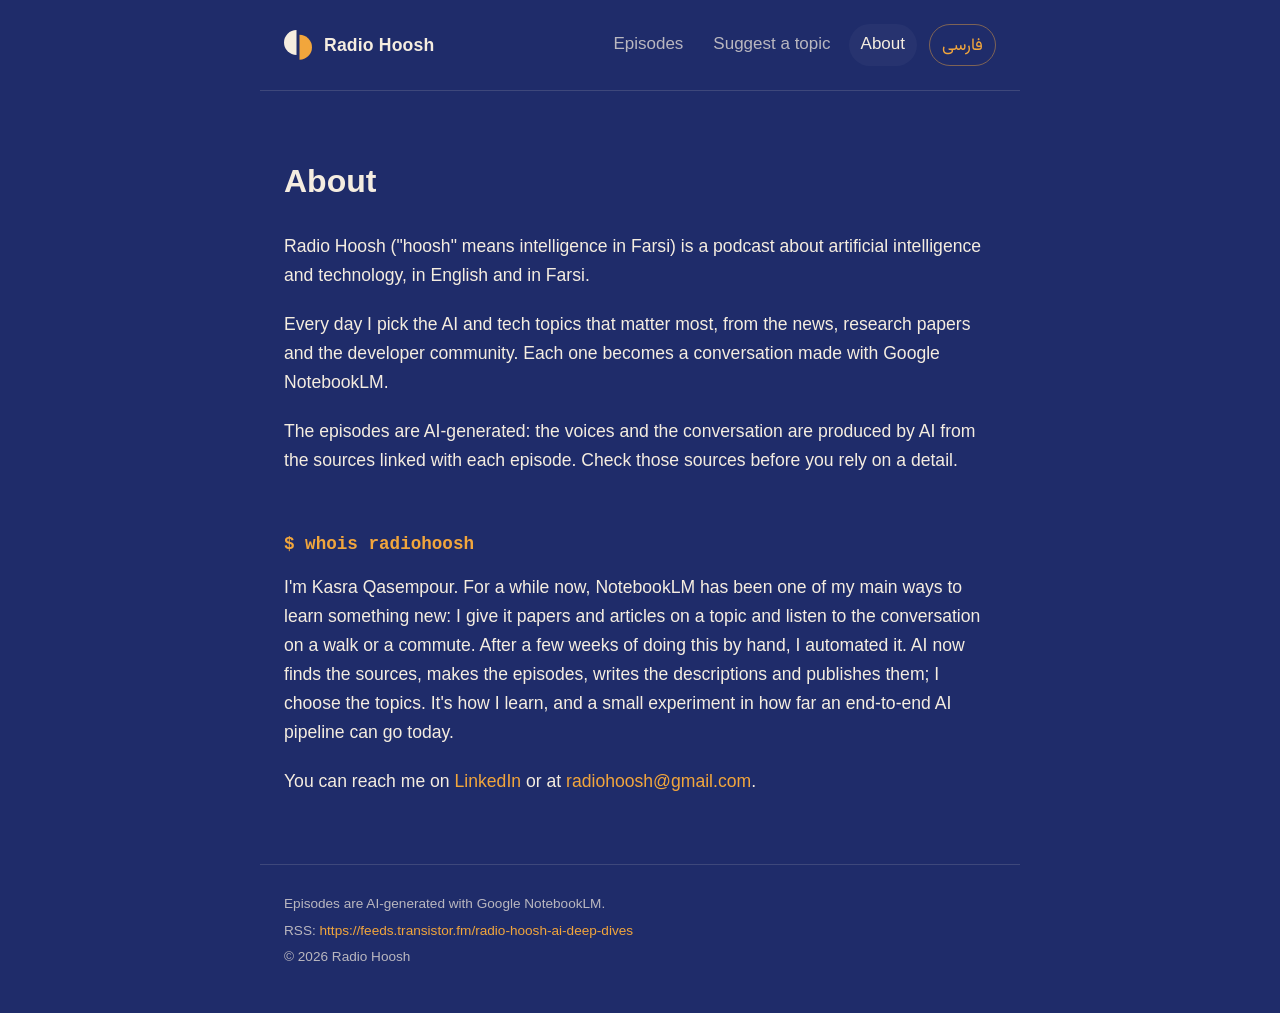
<file: about.html>
<!doctype html>
<html lang="en">
<head>
<meta charset="utf-8">
<meta name="viewport" content="width=device-width, initial-scale=1">
<meta name="color-scheme" content="dark">
<meta name="theme-color" content="#1F2C6A">
<title>About · Radio Hoosh</title>
<meta name="description" content="Radio Hoosh (&quot;hoosh&quot; means intelligence in Farsi) is a podcast about artificial intelligence and technology, in English and in Farsi.">
<meta property="og:type" content="website">
<meta property="og:site_name" content="Radio Hoosh">
<meta property="og:title" content="About · Radio Hoosh">
<meta property="og:description" content="Radio Hoosh (&quot;hoosh&quot; means intelligence in Farsi) is a podcast about artificial intelligence and technology, in English and in Farsi.">
<meta property="og:url" content="https://radiohoosh.com/about.html">
<meta property="og:locale" content="en_US">
<meta name="twitter:card" content="summary_large_image">
<meta property="og:image" content="https://radiohoosh.com/share-en.png">
<meta property="og:image:width" content="1200">
<meta property="og:image:height" content="630">
<meta property="og:image:alt" content="Radio Hoosh">
<meta name="twitter:image" content="https://radiohoosh.com/share-en.png">
<link rel="canonical" href="https://radiohoosh.com/about.html">
<link rel="alternate" hreflang="en" href="https://radiohoosh.com/about.html">
<link rel="alternate" hreflang="fa" href="https://radiohoosh.com/fa/about.html">
<link rel="alternate" hreflang="x-default" href="https://radiohoosh.com/about.html">
<link rel="alternate" type="application/rss+xml" title="Radio Hoosh" href="https://feeds.transistor.fm/radio-hoosh-ai-deep-dives">
<script type="application/ld+json">{"@context":"https://schema.org","@type":"AboutPage","url":"https://radiohoosh.com/about.html","inLanguage":"en","mainEntity":{"@type":"Person","name":"Kasra Qasempour","sameAs":["https://www.linkedin.com/in/kasraq"],"email":"radiohoosh@gmail.com"}}</script>
<link rel="icon" href="favicon.svg" type="image/svg+xml">
<link rel="stylesheet" href="site.css">
</head>
<body>
<header class="top">
<a class="brand" href="./"><svg class="mark" viewBox="-1 0 94 100" width="47" height="50" aria-hidden="true" focusable="false"><path d="M41 0A42 42 0 0 0 41 84Z" fill="#F5EDE0"/><path d="M51 16A42 42 0 0 1 51 100Z" fill="#F2A63C"/></svg><span>Radio Hoosh</span></a>
<nav><a href="./">Episodes</a><a href="suggest.html">Suggest a topic</a><a href="about.html" aria-current="page">About</a><a class="switch" href="fa/about.html" lang="fa" hreflang="fa">فارسی</a></nav>
</header>
<main>
<section class="about"><h1>About</h1><p>Radio Hoosh (&quot;hoosh&quot; means intelligence in Farsi) is a podcast about artificial intelligence and technology, in English and in Farsi.</p><p>Every day I pick the AI and tech topics that matter most, from the news, research papers and the developer community. Each one becomes a conversation made with Google NotebookLM.</p><p>The episodes are AI-generated: the voices and the conversation are produced by AI from the sources linked with each episode. Check those sources before you rely on a detail.</p></section><section class="about whois"><h2><code dir="ltr">$ whois radiohoosh</code></h2><p>I&#x27;m Kasra Qasempour. For a while now, NotebookLM has been one of my main ways to learn something new: I give it papers and articles on a topic and listen to the conversation on a walk or a commute. After a few weeks of doing this by hand, I automated it. AI now finds the sources, makes the episodes, writes the descriptions and publishes them; I choose the topics. It&#x27;s how I learn, and a small experiment in how far an end-to-end AI pipeline can go today.</p><p>You can reach me on <a href="https://www.linkedin.com/in/kasraq" rel="noopener">LinkedIn</a> or at <a href="mailto:radiohoosh@gmail.com" dir="ltr">radiohoosh@gmail.com</a>.</p></section>
</main>
<footer>
<p>Episodes are AI-generated with Google NotebookLM.</p>
<p class="rss">RSS: <a href="https://feeds.transistor.fm/radio-hoosh-ai-deep-dives" rel="noopener" dir="ltr">https://feeds.transistor.fm/radio-hoosh-ai-deep-dives</a></p>
<p>© 2026 Radio Hoosh</p>
</footer>
</body>
</html>
</file>
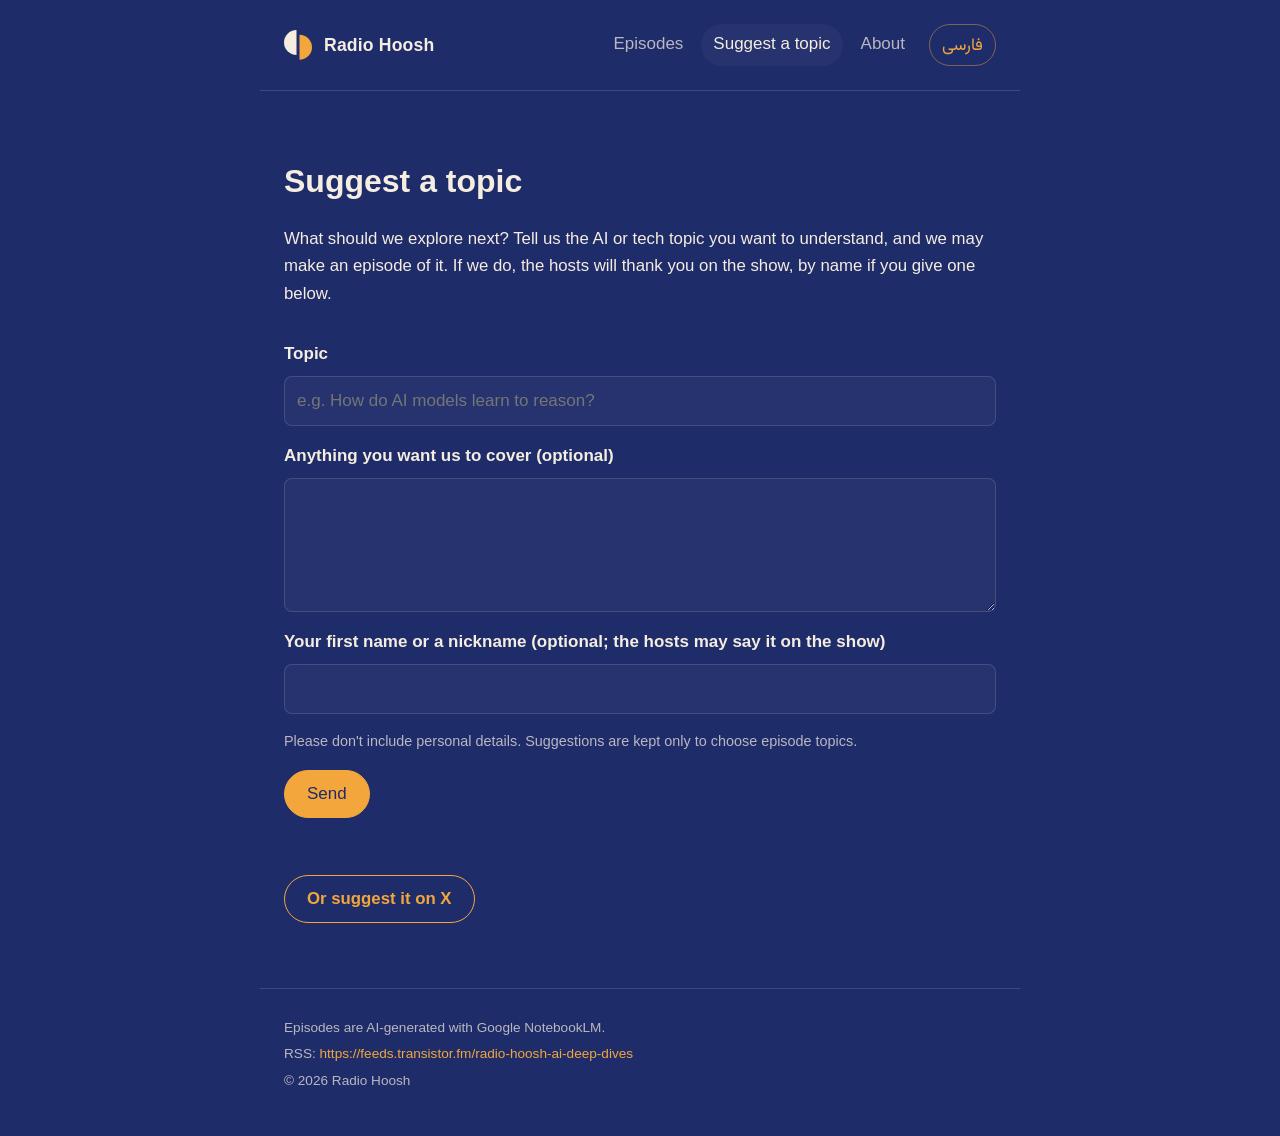
<file: suggest.html>
<!doctype html>
<html lang="en">
<head>
<meta charset="utf-8">
<meta name="viewport" content="width=device-width, initial-scale=1">
<meta name="color-scheme" content="dark">
<meta name="theme-color" content="#1F2C6A">
<title>Suggest a topic · Radio Hoosh</title>
<meta name="description" content="What should we explore next? Tell us the AI or tech topic you want to understand, and we may make an episode of it. If we do, the hosts will thank you on the show, by name if you give one below.">
<meta property="og:type" content="website">
<meta property="og:site_name" content="Radio Hoosh">
<meta property="og:title" content="Suggest a topic · Radio Hoosh">
<meta property="og:description" content="What should we explore next? Tell us the AI or tech topic you want to understand, and we may make an episode of it. If we do, the hosts will thank you on the show, by name if you give one below.">
<meta property="og:url" content="https://radiohoosh.com/suggest.html">
<meta property="og:locale" content="en_US">
<meta name="twitter:card" content="summary_large_image">
<meta property="og:image" content="https://radiohoosh.com/share-en.png">
<meta property="og:image:width" content="1200">
<meta property="og:image:height" content="630">
<meta property="og:image:alt" content="Radio Hoosh">
<meta name="twitter:image" content="https://radiohoosh.com/share-en.png">
<link rel="canonical" href="https://radiohoosh.com/suggest.html">
<link rel="alternate" hreflang="en" href="https://radiohoosh.com/suggest.html">
<link rel="alternate" hreflang="fa" href="https://radiohoosh.com/fa/suggest.html">
<link rel="alternate" hreflang="x-default" href="https://radiohoosh.com/suggest.html">
<link rel="alternate" type="application/rss+xml" title="Radio Hoosh" href="https://feeds.transistor.fm/radio-hoosh-ai-deep-dives">
<link rel="icon" href="favicon.svg" type="image/svg+xml">
<link rel="stylesheet" href="site.css">
</head>
<body>
<header class="top">
<a class="brand" href="./"><svg class="mark" viewBox="-1 0 94 100" width="47" height="50" aria-hidden="true" focusable="false"><path d="M41 0A42 42 0 0 0 41 84Z" fill="#F5EDE0"/><path d="M51 16A42 42 0 0 1 51 100Z" fill="#F2A63C"/></svg><span>Radio Hoosh</span></a>
<nav><a href="./">Episodes</a><a href="suggest.html" aria-current="page">Suggest a topic</a><a href="about.html">About</a><a class="switch" href="fa/suggest.html" lang="fa" hreflang="fa">فارسی</a></nav>
</header>
<main>
<section class="suggest"><h1>Suggest a topic</h1><p>What should we explore next? Tell us the AI or tech topic you want to understand, and we may make an episode of it. If we do, the hosts will thank you on the show, by name if you give one below.</p><form id="suggest-form" class="suggest-form" autocomplete="off" data-sending="Sending…" data-thanks="Thank you! We read every suggestion." data-error="Sorry, that didn&#x27;t go through. Please try again later." data-too-many="You&#x27;ve sent several suggestions already; please try again in an hour."><input type="hidden" name="lang" value="en"><input type="hidden" name="on_air" value="1"><label for="topic">Topic</label><input id="topic" name="topic" required minlength="3" maxlength="200" placeholder="e.g. How do AI models learn to reason?"><label for="details">Anything you want us to cover (optional)</label><textarea id="details" name="details" rows="4" maxlength="1000"></textarea><label for="name">Your first name or a nickname (optional; the hosts may say it on the show)</label><input id="name" name="name" maxlength="60"><div class="trap" aria-hidden="true"><label for="website">Website</label><input id="website" name="website" tabindex="-1" autocomplete="off"></div><p class="note">Please don&#x27;t include personal details. Suggestions are kept only to choose episode topics.</p><button type="submit" class="btn">Send</button><p class="result" role="status" aria-live="polite"></p></form><p><a class="btn ghost" href="https://x.com/intent/post?text=%40radiohoosh_en+Topic+idea+for+Radio+Hoosh%3A+" target="_blank" rel="noopener">Or suggest it on X</a></p></section><script>
(function () {
  var form = document.getElementById("suggest-form");
  var result = form.querySelector(".result");
  var button = form.querySelector("button");
  form.addEventListener("submit", function (ev) {
    ev.preventDefault();
    var data = {};
    new FormData(form).forEach(function (v, k) { data[k] = v; });
    button.disabled = true;
    result.textContent = form.dataset.sending;
    fetch("/api/suggest", {
      method: "POST",
      headers: { "Content-Type": "application/json" },
      body: JSON.stringify(data)
    }).then(function (r) {
      if (r.ok) { form.reset(); result.textContent = form.dataset.thanks; }
      else { result.textContent = r.status === 429 ? form.dataset.tooMany : form.dataset.error; }
    }).catch(function () {
      result.textContent = form.dataset.error;
    }).then(function () { button.disabled = false; });
  });
})();
</script>
</main>
<footer>
<p>Episodes are AI-generated with Google NotebookLM.</p>
<p class="rss">RSS: <a href="https://feeds.transistor.fm/radio-hoosh-ai-deep-dives" rel="noopener" dir="ltr">https://feeds.transistor.fm/radio-hoosh-ai-deep-dives</a></p>
<p>© 2026 Radio Hoosh</p>
</footer>
</body>
</html>
</file>
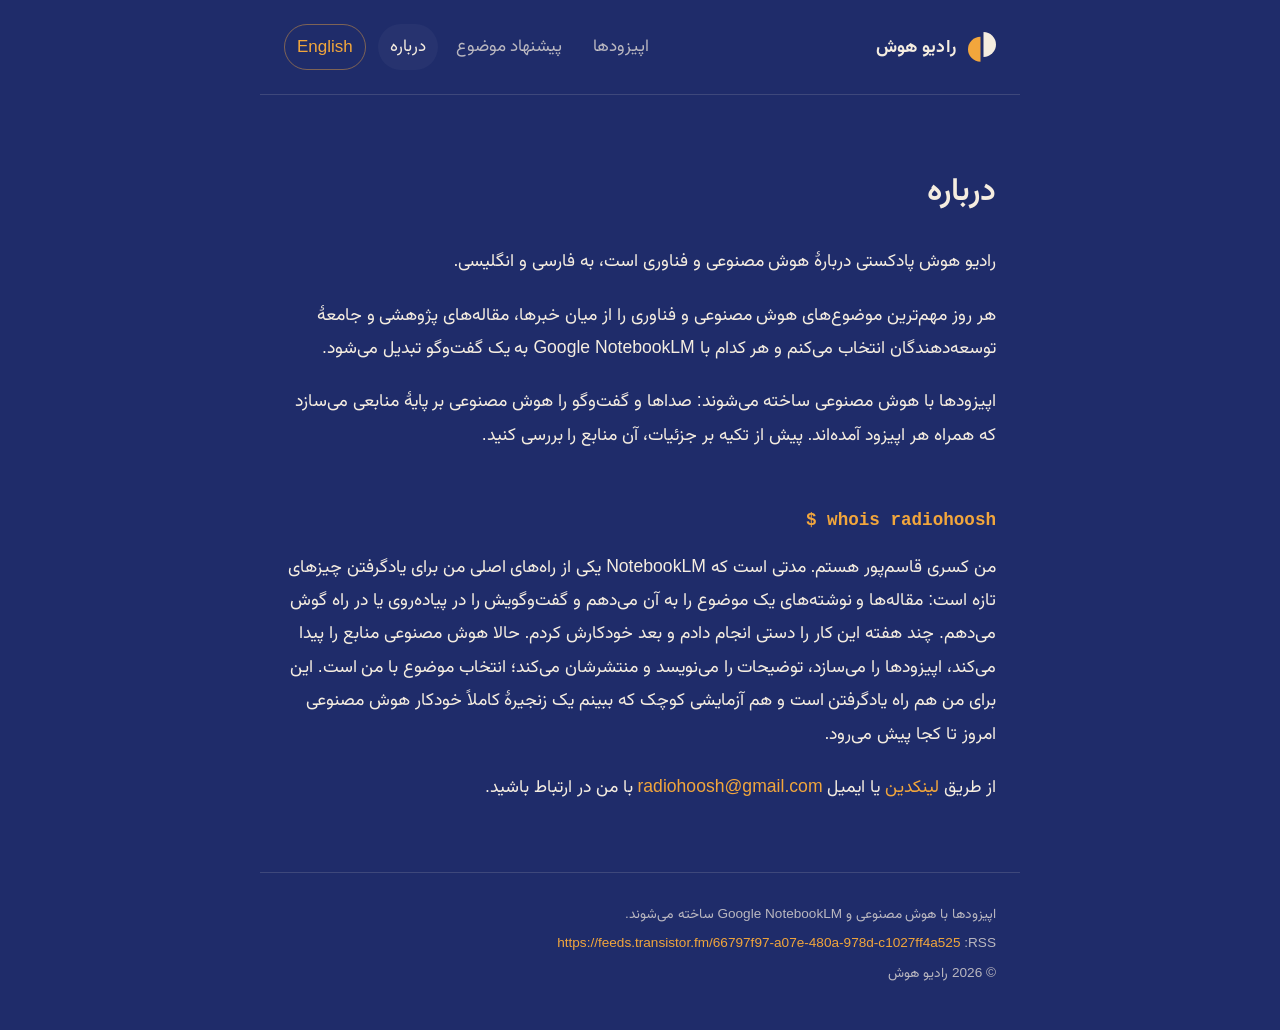
<file: fa/about.html>
<!doctype html>
<html lang="fa" dir="rtl">
<head>
<meta charset="utf-8">
<meta name="viewport" content="width=device-width, initial-scale=1">
<meta name="color-scheme" content="dark">
<meta name="theme-color" content="#1F2C6A">
<title>درباره · رادیو هوش</title>
<meta name="description" content="رادیو هوش پادکستی دربارهٔ هوش مصنوعی و فناوری است، به فارسی و انگلیسی.">
<meta property="og:type" content="website">
<meta property="og:site_name" content="رادیو هوش">
<meta property="og:title" content="درباره · رادیو هوش">
<meta property="og:description" content="رادیو هوش پادکستی دربارهٔ هوش مصنوعی و فناوری است، به فارسی و انگلیسی.">
<meta property="og:url" content="https://radiohoosh.com/fa/about.html">
<meta property="og:locale" content="fa_IR">
<meta name="twitter:card" content="summary_large_image">
<meta property="og:image" content="https://radiohoosh.com/share-fa.png">
<meta property="og:image:width" content="1200">
<meta property="og:image:height" content="630">
<meta property="og:image:alt" content="رادیو هوش">
<meta name="twitter:image" content="https://radiohoosh.com/share-fa.png">
<link rel="canonical" href="https://radiohoosh.com/fa/about.html">
<link rel="alternate" hreflang="en" href="https://radiohoosh.com/about.html">
<link rel="alternate" hreflang="fa" href="https://radiohoosh.com/fa/about.html">
<link rel="alternate" hreflang="x-default" href="https://radiohoosh.com/about.html">
<link rel="alternate" type="application/rss+xml" title="رادیو هوش" href="https://feeds.transistor.fm/66797f97-a07e-480a-978d-c1027ff4a525">
<script type="application/ld+json">{"@context":"https://schema.org","@type":"AboutPage","url":"https://radiohoosh.com/fa/about.html","inLanguage":"fa","mainEntity":{"@type":"Person","name":"کسری قاسم‌پور","sameAs":["https://www.linkedin.com/in/kasraq"],"email":"radiohoosh@gmail.com"}}</script>
<link rel="icon" href="../favicon.svg" type="image/svg+xml">
<link rel="stylesheet" href="../site.css">
</head>
<body>
<header class="top">
<a class="brand" href="./"><svg class="mark" viewBox="-1 0 94 100" width="47" height="50" aria-hidden="true" focusable="false"><g transform="translate(92 0) scale(-1 1)"><path d="M41 0A42 42 0 0 0 41 84Z" fill="#F5EDE0"/><path d="M51 16A42 42 0 0 1 51 100Z" fill="#F2A63C"/></g></svg><span>رادیو هوش</span></a>
<nav><a href="./">اپیزودها</a><a href="suggest.html">پیشنهاد موضوع</a><a href="about.html" aria-current="page">درباره</a><a class="switch" href="../about.html" lang="en" hreflang="en">English</a></nav>
</header>
<main>
<section class="about"><h1>درباره</h1><p>رادیو هوش پادکستی دربارهٔ هوش مصنوعی و فناوری است، به فارسی و انگلیسی.</p><p>هر روز مهم‌ترین موضوع‌های هوش مصنوعی و فناوری را از میان خبرها، مقاله‌های پژوهشی و جامعهٔ توسعه‌دهندگان انتخاب می‌کنم و هر کدام با Google NotebookLM به یک گفت‌وگو تبدیل می‌شود.</p><p>اپیزودها با هوش مصنوعی ساخته می‌شوند: صداها و گفت‌وگو را هوش مصنوعی بر پایهٔ منابعی می‌سازد که همراه هر اپیزود آمده‌اند. پیش از تکیه بر جزئیات، آن منابع را بررسی کنید.</p></section><section class="about whois"><h2><code dir="ltr">$ whois radiohoosh</code></h2><p>من کسری قاسم‌پور هستم. مدتی است که NotebookLM یکی از راه‌های اصلی من برای یادگرفتن چیزهای تازه است: مقاله‌ها و نوشته‌های یک موضوع را به آن می‌دهم و گفت‌وگویش را در پیاده‌روی یا در راه گوش می‌دهم. چند هفته این کار را دستی انجام دادم و بعد خودکارش کردم. حالا هوش مصنوعی منابع را پیدا می‌کند، اپیزودها را می‌سازد، توضیحات را می‌نویسد و منتشرشان می‌کند؛ انتخاب موضوع با من است. این برای من هم راه یادگرفتن است و هم آزمایشی کوچک که ببینم یک زنجیرهٔ کاملاً خودکار هوش مصنوعی امروز تا کجا پیش می‌رود.</p><p>از طریق <a href="https://www.linkedin.com/in/kasraq" rel="noopener">لینکدین</a> یا ایمیل <a href="mailto:radiohoosh@gmail.com" dir="ltr">radiohoosh@gmail.com</a> با من در ارتباط باشید.</p></section>
</main>
<footer>
<p>اپیزودها با هوش مصنوعی و Google NotebookLM ساخته می‌شوند.</p>
<p class="rss">RSS: <a href="https://feeds.transistor.fm/66797f97-a07e-480a-978d-c1027ff4a525" rel="noopener" dir="ltr">https://feeds.transistor.fm/66797f97-a07e-480a-978d-c1027ff4a525</a></p>
<p>© 2026 رادیو هوش</p>
</footer>
</body>
</html>
</file>
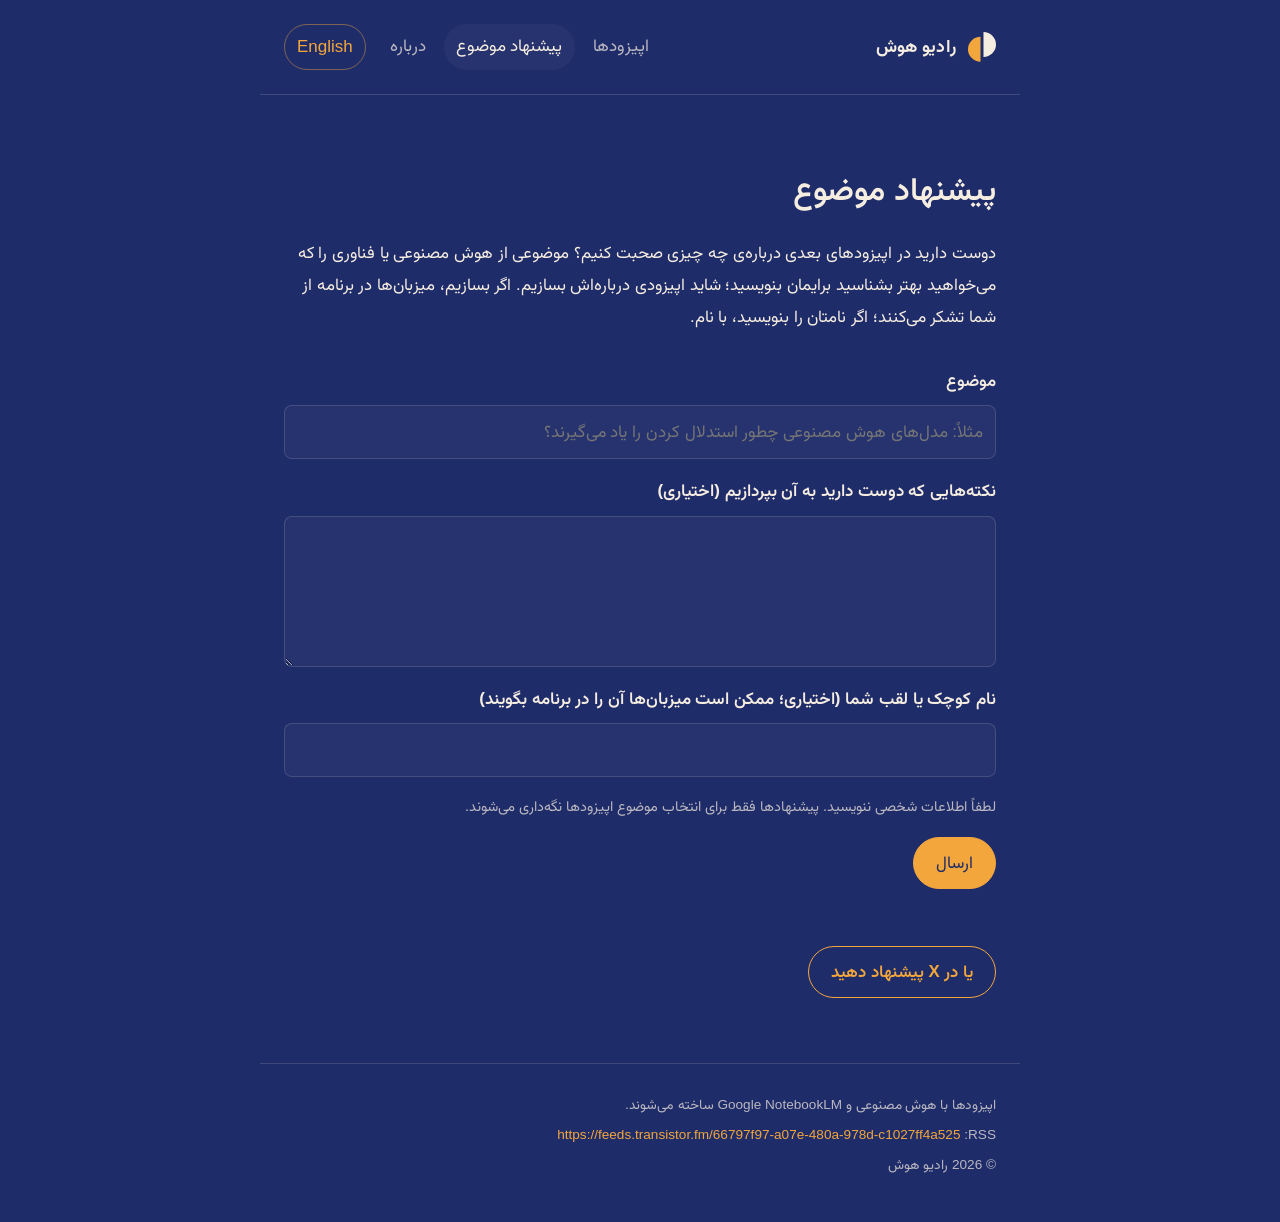
<file: fa/suggest.html>
<!doctype html>
<html lang="fa" dir="rtl">
<head>
<meta charset="utf-8">
<meta name="viewport" content="width=device-width, initial-scale=1">
<meta name="color-scheme" content="dark">
<meta name="theme-color" content="#1F2C6A">
<title>پیشنهاد موضوع · رادیو هوش</title>
<meta name="description" content="دوست دارید در اپیزودهای بعدی درباره‌ی چه چیزی صحبت کنیم؟ موضوعی از هوش مصنوعی یا فناوری را که می‌خواهید بهتر بشناسید برایمان بنویسید؛ شاید اپیزودی درباره‌اش بسازیم. اگر بسازیم، میزبان‌ها در برنامه از شما تشکر می‌کنند؛ اگر نامتان را بنویسید، با نام.">
<meta property="og:type" content="website">
<meta property="og:site_name" content="رادیو هوش">
<meta property="og:title" content="پیشنهاد موضوع · رادیو هوش">
<meta property="og:description" content="دوست دارید در اپیزودهای بعدی درباره‌ی چه چیزی صحبت کنیم؟ موضوعی از هوش مصنوعی یا فناوری را که می‌خواهید بهتر بشناسید برایمان بنویسید؛ شاید اپیزودی درباره‌اش بسازیم. اگر بسازیم، میزبان‌ها در برنامه از شما تشکر می‌کنند؛ اگر نامتان را بنویسید، با نام.">
<meta property="og:url" content="https://radiohoosh.com/fa/suggest.html">
<meta property="og:locale" content="fa_IR">
<meta name="twitter:card" content="summary_large_image">
<meta property="og:image" content="https://radiohoosh.com/share-fa.png">
<meta property="og:image:width" content="1200">
<meta property="og:image:height" content="630">
<meta property="og:image:alt" content="رادیو هوش">
<meta name="twitter:image" content="https://radiohoosh.com/share-fa.png">
<link rel="canonical" href="https://radiohoosh.com/fa/suggest.html">
<link rel="alternate" hreflang="en" href="https://radiohoosh.com/suggest.html">
<link rel="alternate" hreflang="fa" href="https://radiohoosh.com/fa/suggest.html">
<link rel="alternate" hreflang="x-default" href="https://radiohoosh.com/suggest.html">
<link rel="alternate" type="application/rss+xml" title="رادیو هوش" href="https://feeds.transistor.fm/66797f97-a07e-480a-978d-c1027ff4a525">
<link rel="icon" href="../favicon.svg" type="image/svg+xml">
<link rel="stylesheet" href="../site.css">
</head>
<body>
<header class="top">
<a class="brand" href="./"><svg class="mark" viewBox="-1 0 94 100" width="47" height="50" aria-hidden="true" focusable="false"><g transform="translate(92 0) scale(-1 1)"><path d="M41 0A42 42 0 0 0 41 84Z" fill="#F5EDE0"/><path d="M51 16A42 42 0 0 1 51 100Z" fill="#F2A63C"/></g></svg><span>رادیو هوش</span></a>
<nav><a href="./">اپیزودها</a><a href="suggest.html" aria-current="page">پیشنهاد موضوع</a><a href="about.html">درباره</a><a class="switch" href="../suggest.html" lang="en" hreflang="en">English</a></nav>
</header>
<main>
<section class="suggest"><h1>پیشنهاد موضوع</h1><p>دوست دارید در اپیزودهای بعدی درباره‌ی چه چیزی صحبت کنیم؟ موضوعی از هوش مصنوعی یا فناوری را که می‌خواهید بهتر بشناسید برایمان بنویسید؛ شاید اپیزودی درباره‌اش بسازیم. اگر بسازیم، میزبان‌ها در برنامه از شما تشکر می‌کنند؛ اگر نامتان را بنویسید، با نام.</p><form id="suggest-form" class="suggest-form" autocomplete="off" data-sending="در حال ارسال…" data-thanks="سپاس! همه‌ی پیشنهادها را می‌خوانیم." data-error="متأسفیم، ارسال نشد. لطفاً بعداً دوباره امتحان کنید." data-too-many="چند پیشنهاد فرستاده‌اید؛ لطفاً یک ساعت دیگر دوباره امتحان کنید."><input type="hidden" name="lang" value="fa"><input type="hidden" name="on_air" value="1"><label for="topic">موضوع</label><input id="topic" name="topic" required minlength="3" maxlength="200" placeholder="مثلاً: مدل‌های هوش مصنوعی چطور استدلال کردن را یاد می‌گیرند؟"><label for="details">نکته‌هایی که دوست دارید به آن بپردازیم (اختیاری)</label><textarea id="details" name="details" rows="4" maxlength="1000"></textarea><label for="name">نام کوچک یا لقب شما (اختیاری؛ ممکن است میزبان‌ها آن را در برنامه بگویند)</label><input id="name" name="name" maxlength="60"><div class="trap" aria-hidden="true"><label for="website">Website</label><input id="website" name="website" tabindex="-1" autocomplete="off"></div><p class="note">لطفاً اطلاعات شخصی ننویسید. پیشنهادها فقط برای انتخاب موضوع اپیزودها نگه‌داری می‌شوند.</p><button type="submit" class="btn">ارسال</button><p class="result" role="status" aria-live="polite"></p></form><p><a class="btn ghost" href="https://x.com/intent/post?text=%40radiohoosh_en+%D9%BE%DB%8C%D8%B4%D9%86%D9%87%D8%A7%D8%AF+%D9%85%D9%88%D8%B6%D9%88%D8%B9+%D8%A8%D8%B1%D8%A7%DB%8C+%D8%B1%D8%A7%D8%AF%DB%8C%D9%88+%D9%87%D9%88%D8%B4%3A+" target="_blank" rel="noopener">یا در X پیشنهاد دهید</a></p></section><script>
(function () {
  var form = document.getElementById("suggest-form");
  var result = form.querySelector(".result");
  var button = form.querySelector("button");
  form.addEventListener("submit", function (ev) {
    ev.preventDefault();
    var data = {};
    new FormData(form).forEach(function (v, k) { data[k] = v; });
    button.disabled = true;
    result.textContent = form.dataset.sending;
    fetch("/api/suggest", {
      method: "POST",
      headers: { "Content-Type": "application/json" },
      body: JSON.stringify(data)
    }).then(function (r) {
      if (r.ok) { form.reset(); result.textContent = form.dataset.thanks; }
      else { result.textContent = r.status === 429 ? form.dataset.tooMany : form.dataset.error; }
    }).catch(function () {
      result.textContent = form.dataset.error;
    }).then(function () { button.disabled = false; });
  });
})();
</script>
</main>
<footer>
<p>اپیزودها با هوش مصنوعی و Google NotebookLM ساخته می‌شوند.</p>
<p class="rss">RSS: <a href="https://feeds.transistor.fm/66797f97-a07e-480a-978d-c1027ff4a525" rel="noopener" dir="ltr">https://feeds.transistor.fm/66797f97-a07e-480a-978d-c1027ff4a525</a></p>
<p>© 2026 رادیو هوش</p>
</footer>
</body>
</html>
</file>
<file: site.css>
/* Radio Hoosh website: the colours of the cover art (navy, cream, orange). Latin text uses the
   system font; Persian text uses Vazirmatn, the font of the Farsi logo (self-hosted, SIL OFL:
   vazirmatn-OFL.txt). unicode-range keeps browsers from fetching it for pages with no Persian. */
@font-face {
  font-family: "Vazirmatn";
  src: url("vazirmatn.woff2") format("woff2");
  font-weight: 100 900;
  font-display: swap;
  unicode-range: U+0600-06FF, U+0750-077F, U+08A0-08FF, U+200C-200F, U+FB50-FDFF, U+FE70-FEFF;
}

:root {
  --navy: #1F2C6A;
  --navy-deep: #18235A;
  --cream: #F5EDE0;
  --cream-dim: rgba(245, 237, 224, 0.72);
  --orange: #F2A63C;
  --line: rgba(245, 237, 224, 0.14);
  --card: rgba(255, 255, 255, 0.035);
}

* { box-sizing: border-box; }

html { background: var(--navy); }

body {
  margin: 0;
  min-height: 100vh;
  display: flex;
  flex-direction: column;
  background: var(--navy);
  color: var(--cream);
  font: 17px/1.65 "Vazirmatn", -apple-system, BlinkMacSystemFont, "Segoe UI", Tahoma, Roboto,
    "Noto Sans Arabic", sans-serif;
  -webkit-font-smoothing: antialiased;
}

[lang="fa"] body, html[lang="fa"] { line-height: 1.9; }
html[lang="fa"] .brand, html[lang="fa"] .hero h1 { font-weight: 700; } /* as in the logo */

a { color: var(--orange); text-decoration: none; }
a:hover, a:focus-visible { text-decoration: underline; text-underline-offset: 3px; }
:focus-visible { outline: 2px solid var(--orange); outline-offset: 3px; border-radius: 4px; }

.top, main, footer {
  width: 100%;
  max-width: 760px;
  margin-inline: auto;
  padding-inline: 24px;
}

.top {
  display: flex;
  align-items: center;
  justify-content: space-between;
  gap: 16px;
  flex-wrap: wrap;
  padding-block: 24px;
  border-block-end: 1px solid var(--line);
}

.brand {
  display: inline-flex;
  align-items: center;
  gap: 12px;
  color: var(--cream);
  font-weight: 600;
  font-size: 1.1rem;
  letter-spacing: 0.01em;
}
.brand:hover { text-decoration: none; }
.brand .mark { width: 28px; height: auto; }

nav { display: flex; gap: 6px; flex-wrap: wrap; }
nav a {
  color: var(--cream-dim);
  padding: 6px 12px;
  border-radius: 999px;
}
nav a:hover { color: var(--cream); text-decoration: none; background: var(--card); }
nav a[aria-current="page"] { color: var(--cream); background: var(--card); }
nav a.switch {
  color: var(--orange);
  border: 1px solid rgba(242, 166, 60, 0.45);
  margin-inline-start: 6px;
}

main { flex: 1; padding-block: 24px 48px; }

.hero { text-align: center; padding-block: 56px 40px; }
.hero .mark { width: 92px; height: auto; }
.hero h1 {
  font-size: clamp(2.2rem, 6vw, 3.2rem);
  font-weight: 600;
  letter-spacing: -0.01em;
  margin: 24px 0 8px;
}
.tagline { color: var(--cream-dim); font-size: 1.15rem; margin: 0; }

h1 { font-weight: 600; }
h2 {
  font-size: 0.85rem;
  font-weight: 600;
  letter-spacing: 0.14em;
  text-transform: uppercase;
  color: var(--orange);
  margin: 48px 0 16px;
}
[lang="fa"] h2 { letter-spacing: 0; font-size: 1rem; }

.episode {
  border-block-start: 1px solid var(--line);
  padding-block: 28px;
}
.episode:last-child { border-block-end: 1px solid var(--line); }
.episode time { color: var(--cream-dim); font-size: 0.85rem; }
.episode h3 { font-size: 1.35rem; font-weight: 600; line-height: 1.35; margin: 6px 0 10px; }
.episode p { color: var(--cream-dim); margin: 0 0 16px; }

.actions { display: flex; gap: 10px; flex-wrap: wrap; }
.btn {
  display: inline-block;
  padding: 9px 22px;
  border-radius: 999px;
  background: var(--orange);
  color: var(--navy);
  font-weight: 600;
  border: 1px solid var(--orange);
}
.btn:hover { text-decoration: none; filter: brightness(1.06); }
.btn.ghost { background: transparent; color: var(--orange); }

.empty { color: var(--cream-dim); font-style: italic; }

.about h1 { font-size: 2rem; margin: 40px 0 24px; }
.about p { font-size: 1.1rem; margin: 0 0 20px; }
.whois h2 {
  font: 600 1.1rem/1.5 ui-monospace, SFMono-Regular, Menlo, Consolas, monospace;
  letter-spacing: 0;
  text-transform: none;
  margin-block-start: 56px;
}

footer {
  border-block-start: 1px solid var(--line);
  padding-block: 24px 40px;
  color: var(--cream-dim);
  font-size: 0.85rem;
}
footer p { margin: 4px 0; }
footer .rss { overflow-wrap: anywhere; }

@media (max-width: 560px) {
  body { font-size: 16px; }
  .top { padding-block: 16px; }
  .hero { padding-block: 32px 24px; }
  .episode h3 { font-size: 1.2rem; }
}

.cta { color: var(--cream-dim); margin: 20px 0 0; }
.suggest h1 { font-size: 2rem; margin: 40px 0 16px; }
.suggest > p { font-size: 1.05rem; }
.suggest-form { display: flex; flex-direction: column; gap: 8px; margin: 24px 0; }
.suggest-form label { font-weight: 600; margin-top: 8px; }
.suggest-form input, .suggest-form textarea {
  font: inherit;
  color: var(--cream);
  background: var(--card);
  border: 1px solid var(--line);
  border-radius: 8px;
  padding: 10px 12px;
  width: 100%;
  box-sizing: border-box;
}
.suggest-form input:focus, .suggest-form textarea:focus { border-color: var(--orange); outline: none; }
.suggest-form .btn { align-self: flex-start; margin-top: 8px; cursor: pointer; font: inherit; }
.suggest-form .btn:disabled { opacity: 0.6; cursor: default; }
.suggest-form .note { color: var(--cream-dim); font-size: 0.9rem; margin: 8px 0 0; }
.suggest-form .result { min-height: 1.5em; margin: 0; }
/* the spam trap: out of sight without moving off-page (left: -9999px widens a right-to-left page) */
.trap { position: absolute; width: 1px; height: 1px; overflow: hidden; clip-path: inset(50%); white-space: nowrap; }
</file>
